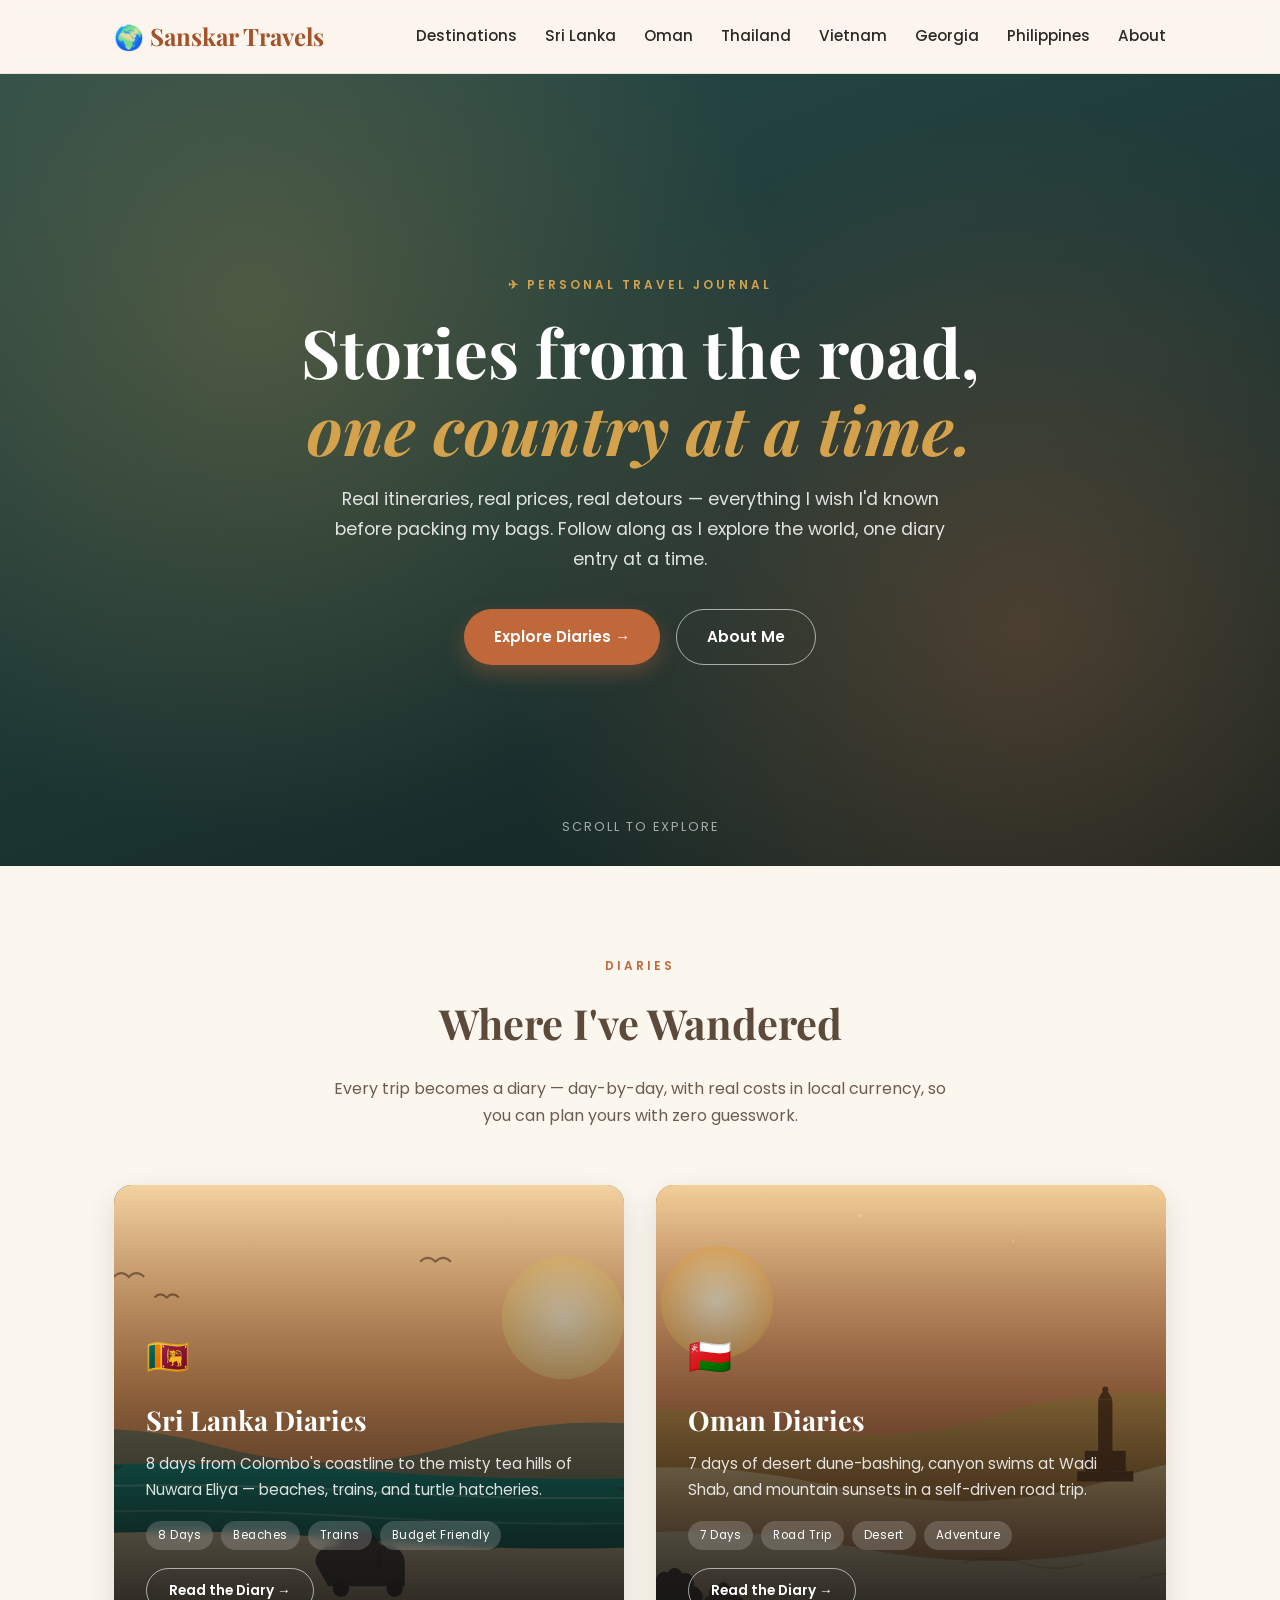
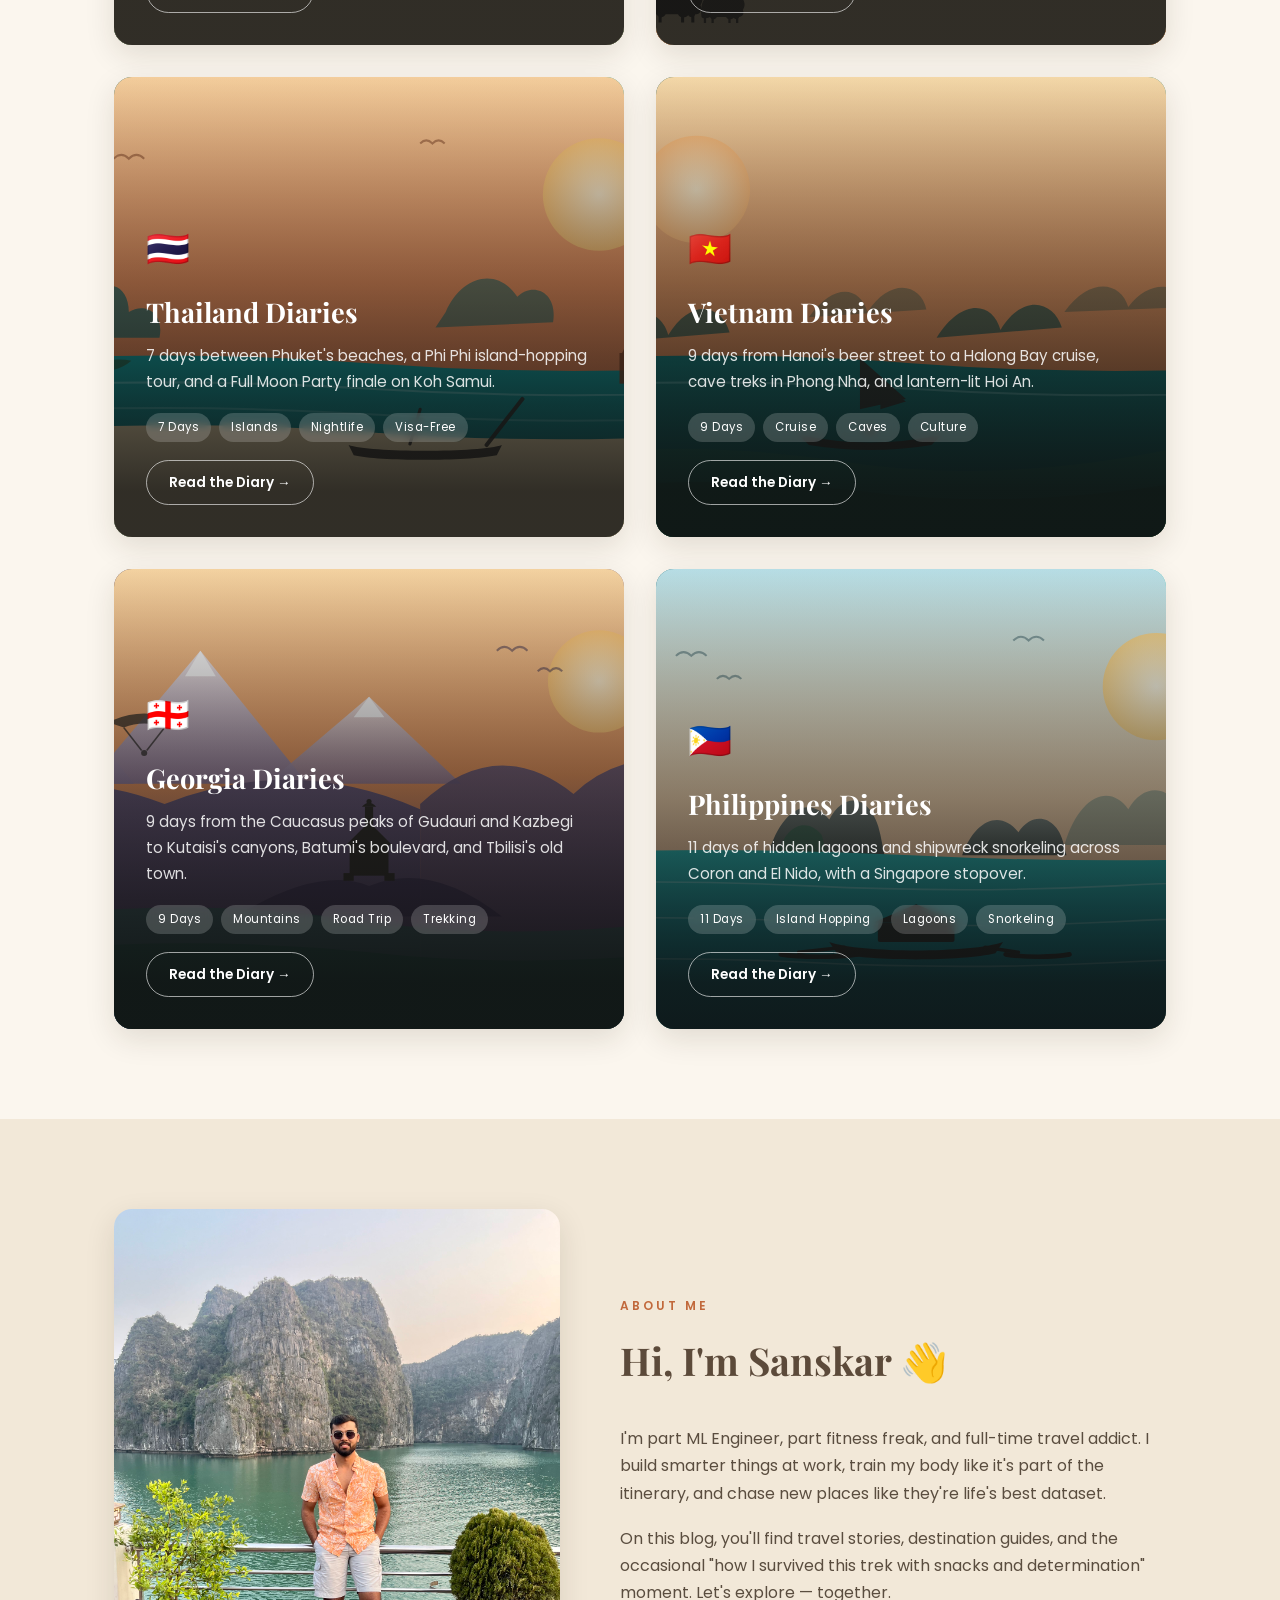
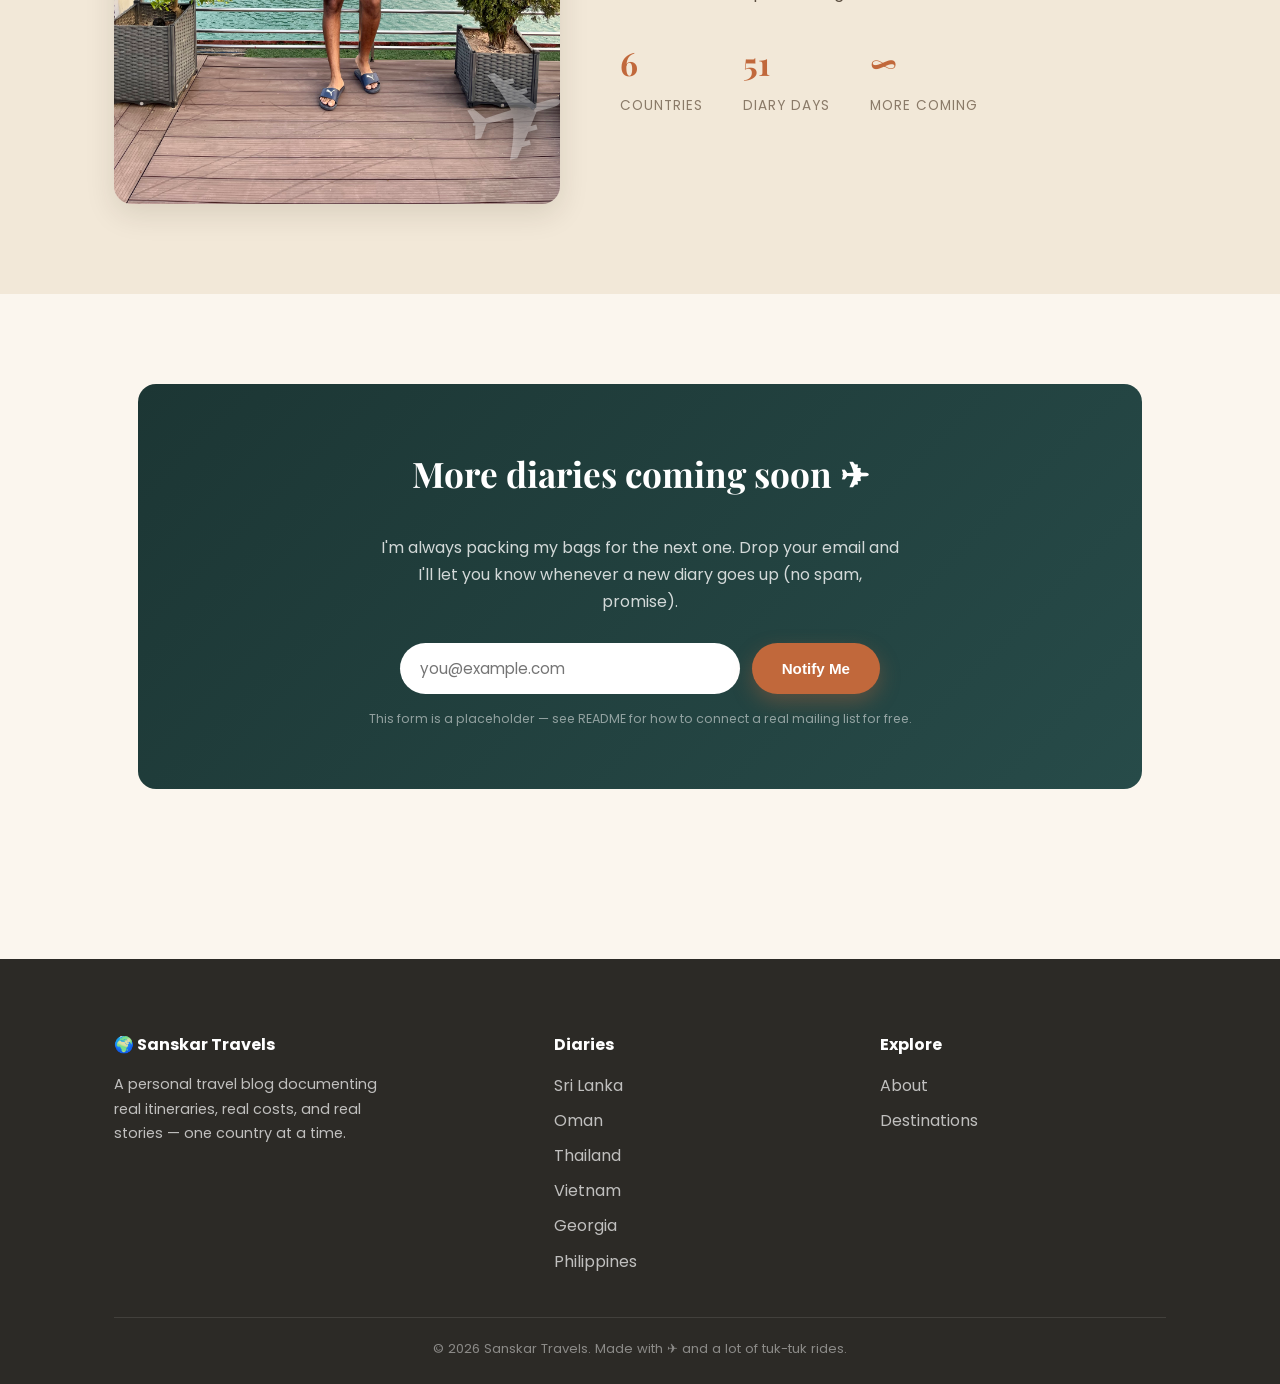
<file: index.html>
<!DOCTYPE html>
<html lang="en">
<head>
<meta charset="UTF-8">
<meta name="viewport" content="width=device-width, initial-scale=1.0">
<title>Sanskar Travels — A Personal Travel Blog</title>
<meta name="description" content="Personal travel diaries, itineraries and tips from trips across Sri Lanka, Oman, Thailand, Vietnam, Georgia, the Philippines and beyond.">
<link rel="icon" href="data:image/svg+xml,<svg xmlns=%22http://www.w3.org/2000/svg%22 viewBox=%220 0 100 100%22><text y=%22.9em%22 font-size=%2280%22>🌍</text></svg>">
<link rel="stylesheet" href="styles.css">
</head>
<body>

<nav class="navbar">
  <div class="wrap">
    <a href="index.html" class="brand">🌍 Sanskar Travels</a>
    <div class="nav-links">
      <a href="index.html#destinations">Destinations</a>
      <a href="sri-lanka.html">Sri Lanka</a>
      <a href="oman.html">Oman</a>
      <a href="thailand.html">Thailand</a>
      <a href="vietnam.html">Vietnam</a>
      <a href="georgia.html">Georgia</a>
      <a href="philippines.html">Philippines</a>
      <a href="index.html#about">About</a>
    </div>
  </div>
</nav>

<header class="hero">
  <div class="hero-content">
    <div class="hero-eyebrow">✈ Personal Travel Journal</div>
    <h1>Stories from the road,<br><em>one country at a time.</em></h1>
    <p>Real itineraries, real prices, real detours — everything I wish I'd known before packing my bags. Follow along as I explore the world, one diary entry at a time.</p>
    <div class="hero-buttons">
      <a href="#destinations" class="btn btn-primary">Explore Diaries →</a>
      <a href="#about" class="btn btn-outline">About Me</a>
    </div>
  </div>
  <div class="scroll-cue">Scroll to explore</div>
</header>

<section class="section" id="destinations">
  <div class="wrap">
    <div class="section-head">
      <div class="section-eyebrow">Diaries</div>
      <h2>Where I've Wandered</h2>
      <p>Every trip becomes a diary — day-by-day, with real costs in local currency, so you can plan yours with zero guesswork.</p>
    </div>

    <div class="dest-grid">
      <a href="sri-lanka.html" class="dest-card">
        <div class="bg sri-bg"></div>
        <div class="overlay"></div>
        <div class="content">
          <div class="dest-flag">🇱🇰</div>
          <h3>Sri Lanka Diaries</h3>
          <p>8 days from Colombo's coastline to the misty tea hills of Nuwara Eliya — beaches, trains, and turtle hatcheries.</p>
          <div class="dest-tags">
            <span class="tag">8 Days</span>
            <span class="tag">Beaches</span>
            <span class="tag">Trains</span>
            <span class="tag">Budget Friendly</span>
          </div>
          <span class="btn btn-outline">Read the Diary →</span>
        </div>
      </a>

      <a href="oman.html" class="dest-card">
        <div class="bg oman-bg"></div>
        <div class="overlay"></div>
        <div class="content">
          <div class="dest-flag">🇴🇲</div>
          <h3>Oman Diaries</h3>
          <p>7 days of desert dune-bashing, canyon swims at Wadi Shab, and mountain sunsets in a self-driven road trip.</p>
          <div class="dest-tags">
            <span class="tag">7 Days</span>
            <span class="tag">Road Trip</span>
            <span class="tag">Desert</span>
            <span class="tag">Adventure</span>
          </div>
          <span class="btn btn-outline">Read the Diary →</span>
        </div>
      </a>

      <a href="thailand.html" class="dest-card">
        <div class="bg thai-bg"></div>
        <div class="overlay"></div>
        <div class="content">
          <div class="dest-flag">🇹🇭</div>
          <h3>Thailand Diaries</h3>
          <p>7 days between Phuket's beaches, a Phi Phi island-hopping tour, and a Full Moon Party finale on Koh Samui.</p>
          <div class="dest-tags">
            <span class="tag">7 Days</span>
            <span class="tag">Islands</span>
            <span class="tag">Nightlife</span>
            <span class="tag">Visa-Free</span>
          </div>
          <span class="btn btn-outline">Read the Diary →</span>
        </div>
      </a>

      <a href="vietnam.html" class="dest-card">
        <div class="bg vietnam-bg"></div>
        <div class="overlay"></div>
        <div class="content">
          <div class="dest-flag">🇻🇳</div>
          <h3>Vietnam Diaries</h3>
          <p>9 days from Hanoi's beer street to a Halong Bay cruise, cave treks in Phong Nha, and lantern-lit Hoi An.</p>
          <div class="dest-tags">
            <span class="tag">9 Days</span>
            <span class="tag">Cruise</span>
            <span class="tag">Caves</span>
            <span class="tag">Culture</span>
          </div>
          <span class="btn btn-outline">Read the Diary →</span>
        </div>
      </a>

      <a href="georgia.html" class="dest-card">
        <div class="bg georgia-bg"></div>
        <div class="overlay"></div>
        <div class="content">
          <div class="dest-flag">🇬🇪</div>
          <h3>Georgia Diaries</h3>
          <p>9 days from the Caucasus peaks of Gudauri and Kazbegi to Kutaisi's canyons, Batumi's boulevard, and Tbilisi's old town.</p>
          <div class="dest-tags">
            <span class="tag">9 Days</span>
            <span class="tag">Mountains</span>
            <span class="tag">Road Trip</span>
            <span class="tag">Trekking</span>
          </div>
          <span class="btn btn-outline">Read the Diary →</span>
        </div>
      </a>

      <a href="philippines.html" class="dest-card">
        <div class="bg ph-bg"></div>
        <div class="overlay"></div>
        <div class="content">
          <div class="dest-flag">🇵🇭</div>
          <h3>Philippines Diaries</h3>
          <p>11 days of hidden lagoons and shipwreck snorkeling across Coron and El Nido, with a Singapore stopover.</p>
          <div class="dest-tags">
            <span class="tag">11 Days</span>
            <span class="tag">Island Hopping</span>
            <span class="tag">Lagoons</span>
            <span class="tag">Snorkeling</span>
          </div>
          <span class="btn btn-outline">Read the Diary →</span>
        </div>
      </a>
    </div>
  </div>
</section>

<section class="section section-alt" id="about">
  <div class="wrap about-grid">
    <div class="about-photo"></div>
    <div class="about-text">
      <div class="section-eyebrow">About Me</div>
      <h2>Hi, I'm Sanskar 👋</h2>
      <p>I'm part ML Engineer, part fitness freak, and full-time travel addict. I build smarter things at work, train my body like it's part of the itinerary, and chase new places like they're life's best dataset.</p>
      <p>On this blog, you'll find travel stories, destination guides, and the occasional "how I survived this trek with snacks and determination" moment. Let's explore — together.</p>
      <div class="stat-row">
        <div class="stat"><h3>6</h3><span>Countries</span></div>
        <div class="stat"><h3>51</h3><span>Diary Days</span></div>
        <div class="stat"><h3>∞</h3><span>More Coming</span></div>
      </div>
    </div>
  </div>
</section>

<section class="section">
  <div class="wrap">
    <div class="cta">
      <h2>More diaries coming soon ✈</h2>
      <p>I'm always packing my bags for the next one. Drop your email and I'll let you know whenever a new diary goes up (no spam, promise).</p>
      <form class="cta-form" onsubmit="event.preventDefault(); alert('Thanks for subscribing! (Connect this form to a service like Mailchimp or Formspree to actually collect emails.)');">
        <input type="email" placeholder="you@example.com" required>
        <button type="submit" class="btn btn-primary">Notify Me</button>
      </form>
      <small>This form is a placeholder — see README for how to connect a real mailing list for free.</small>
    </div>
  </div>
</section>

<footer>
  <div class="wrap">
    <div class="footer-grid">
      <div>
        <h4>🌍 Sanskar Travels</h4>
        <p style="max-width:280px; font-size:0.9rem;">A personal travel blog documenting real itineraries, real costs, and real stories — one country at a time.</p>
      </div>
      <div>
        <h4>Diaries</h4>
        <ul>
          <li><a href="sri-lanka.html">Sri Lanka</a></li>
          <li><a href="oman.html">Oman</a></li>
          <li><a href="thailand.html">Thailand</a></li>
          <li><a href="vietnam.html">Vietnam</a></li>
          <li><a href="georgia.html">Georgia</a></li>
          <li><a href="philippines.html">Philippines</a></li>
        </ul>
      </div>
      <div>
        <h4>Explore</h4>
        <ul>
          <li><a href="index.html#about">About</a></li>
          <li><a href="index.html#destinations">Destinations</a></li>
        </ul>
      </div>
    </div>
    <div class="footer-bottom">© 2026 Sanskar Travels. Made with ✈ and a lot of tuk-tuk rides.</div>
  </div>
</footer>

</body>
</html>
</file>
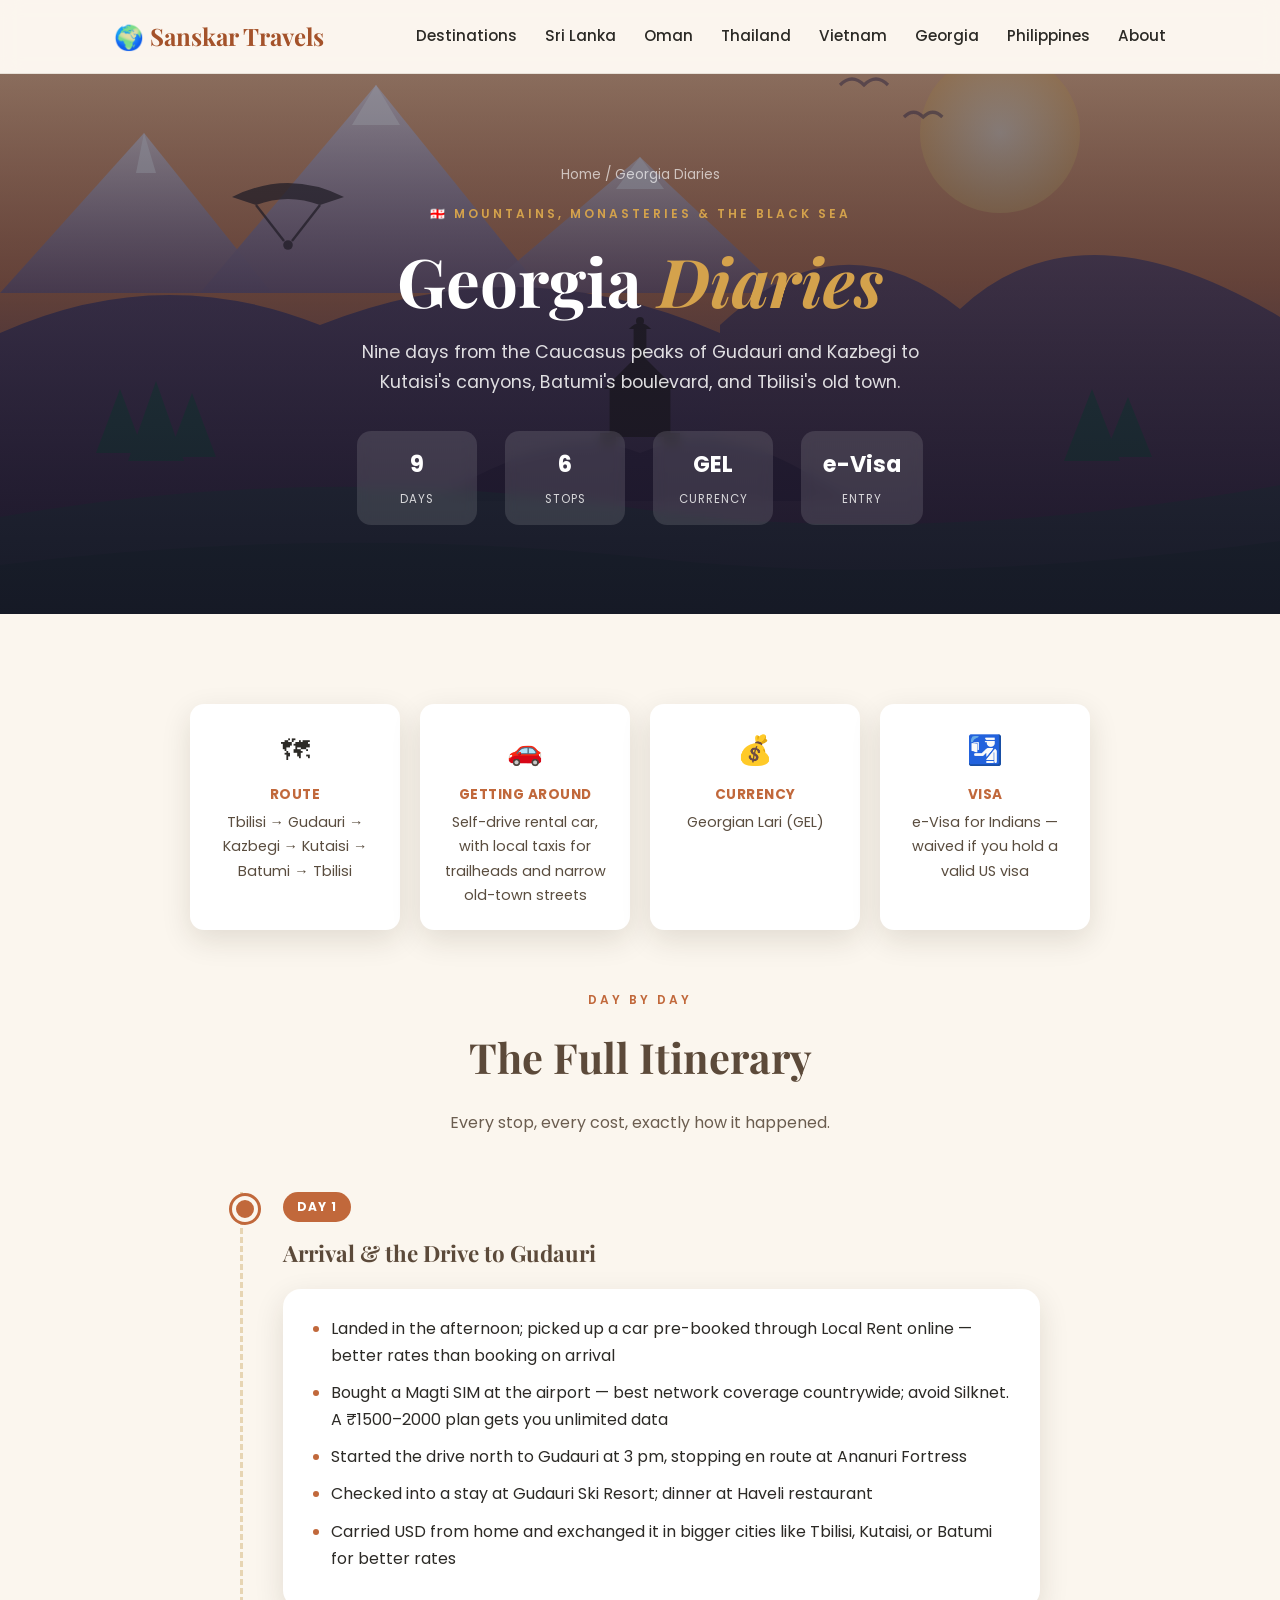
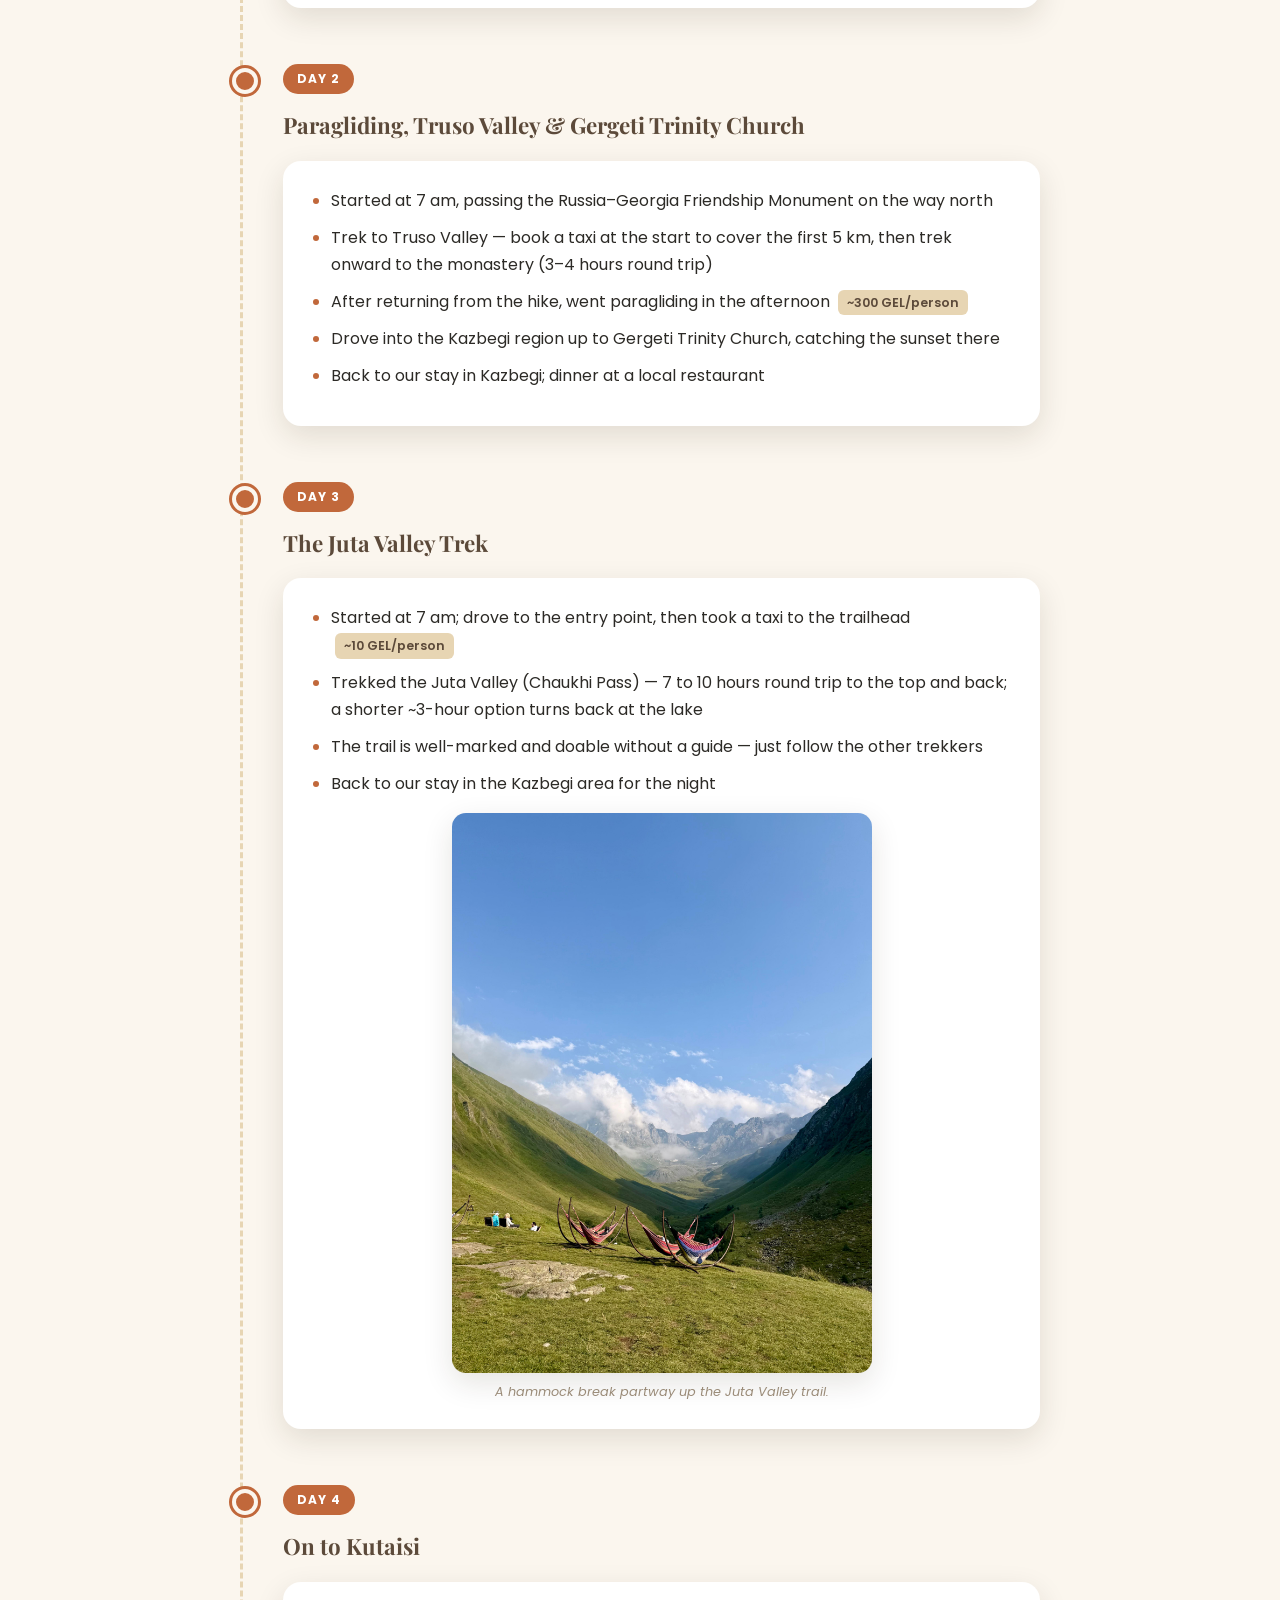
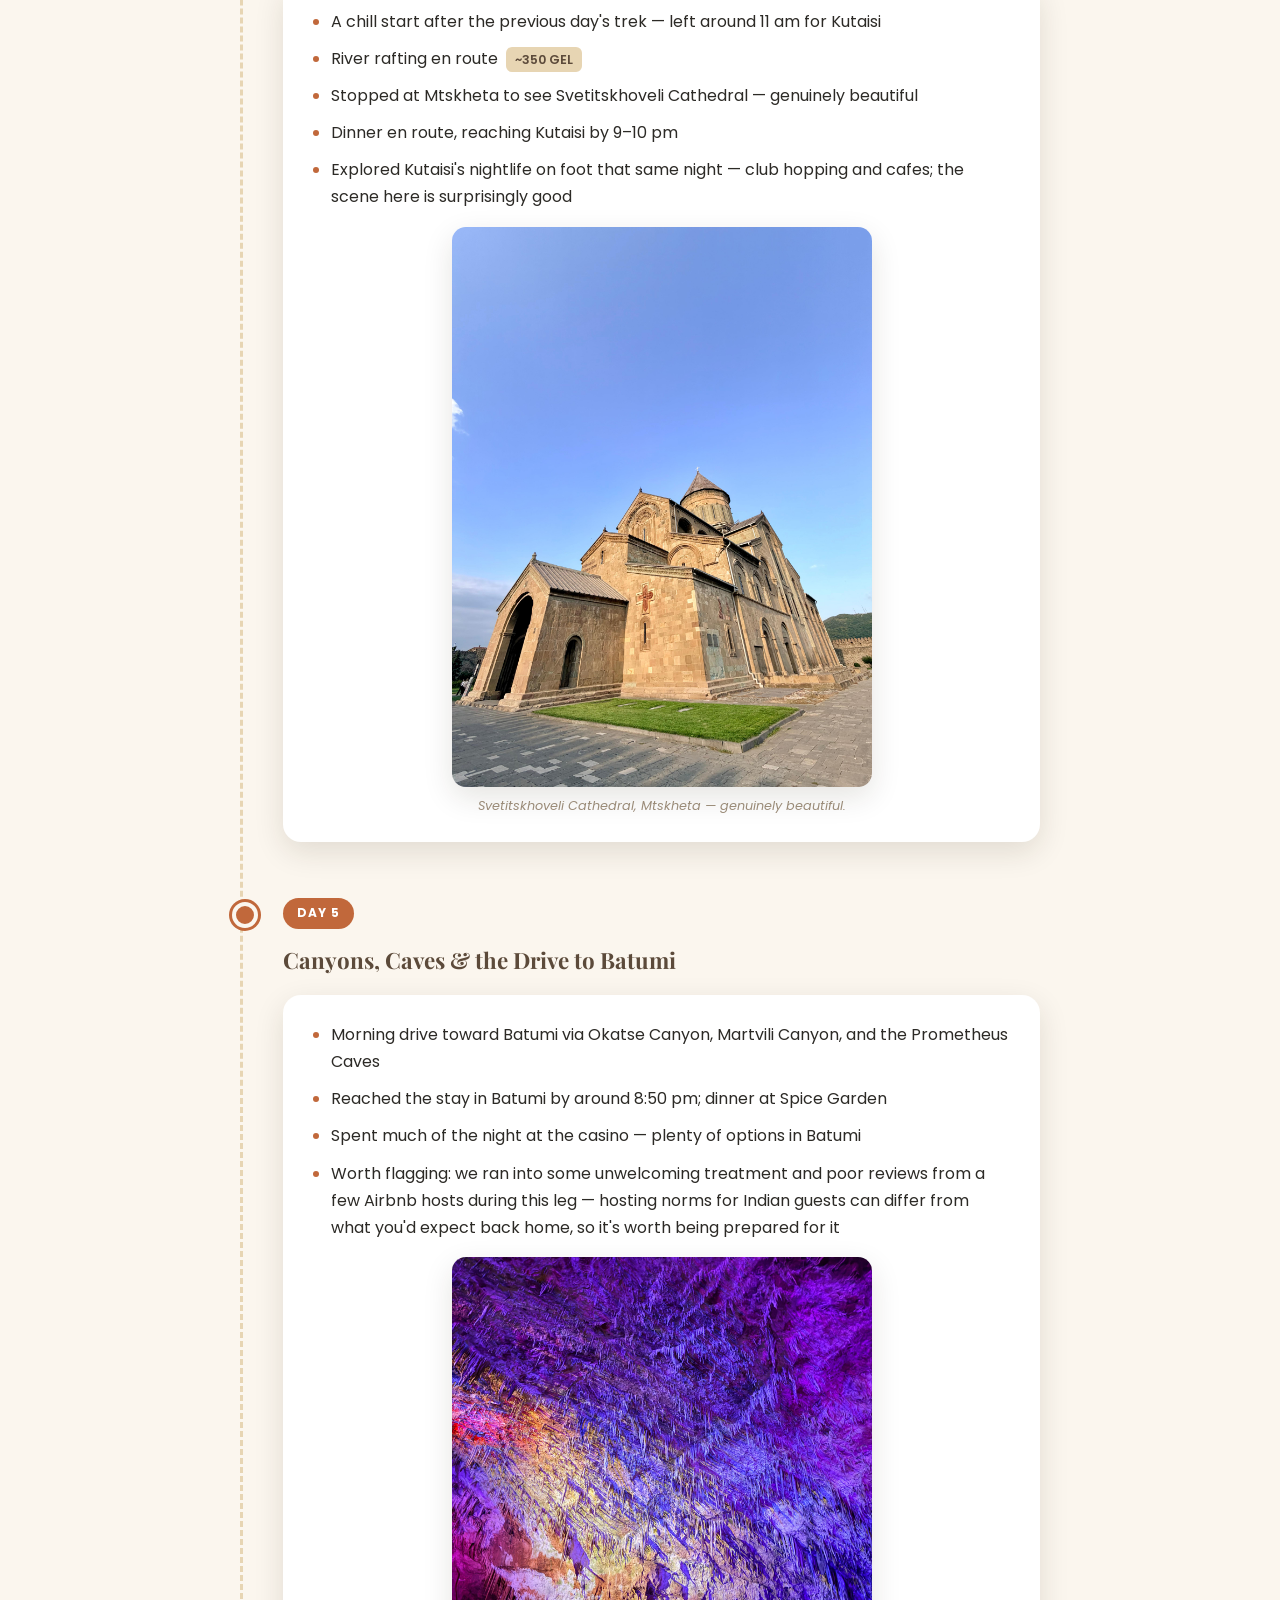
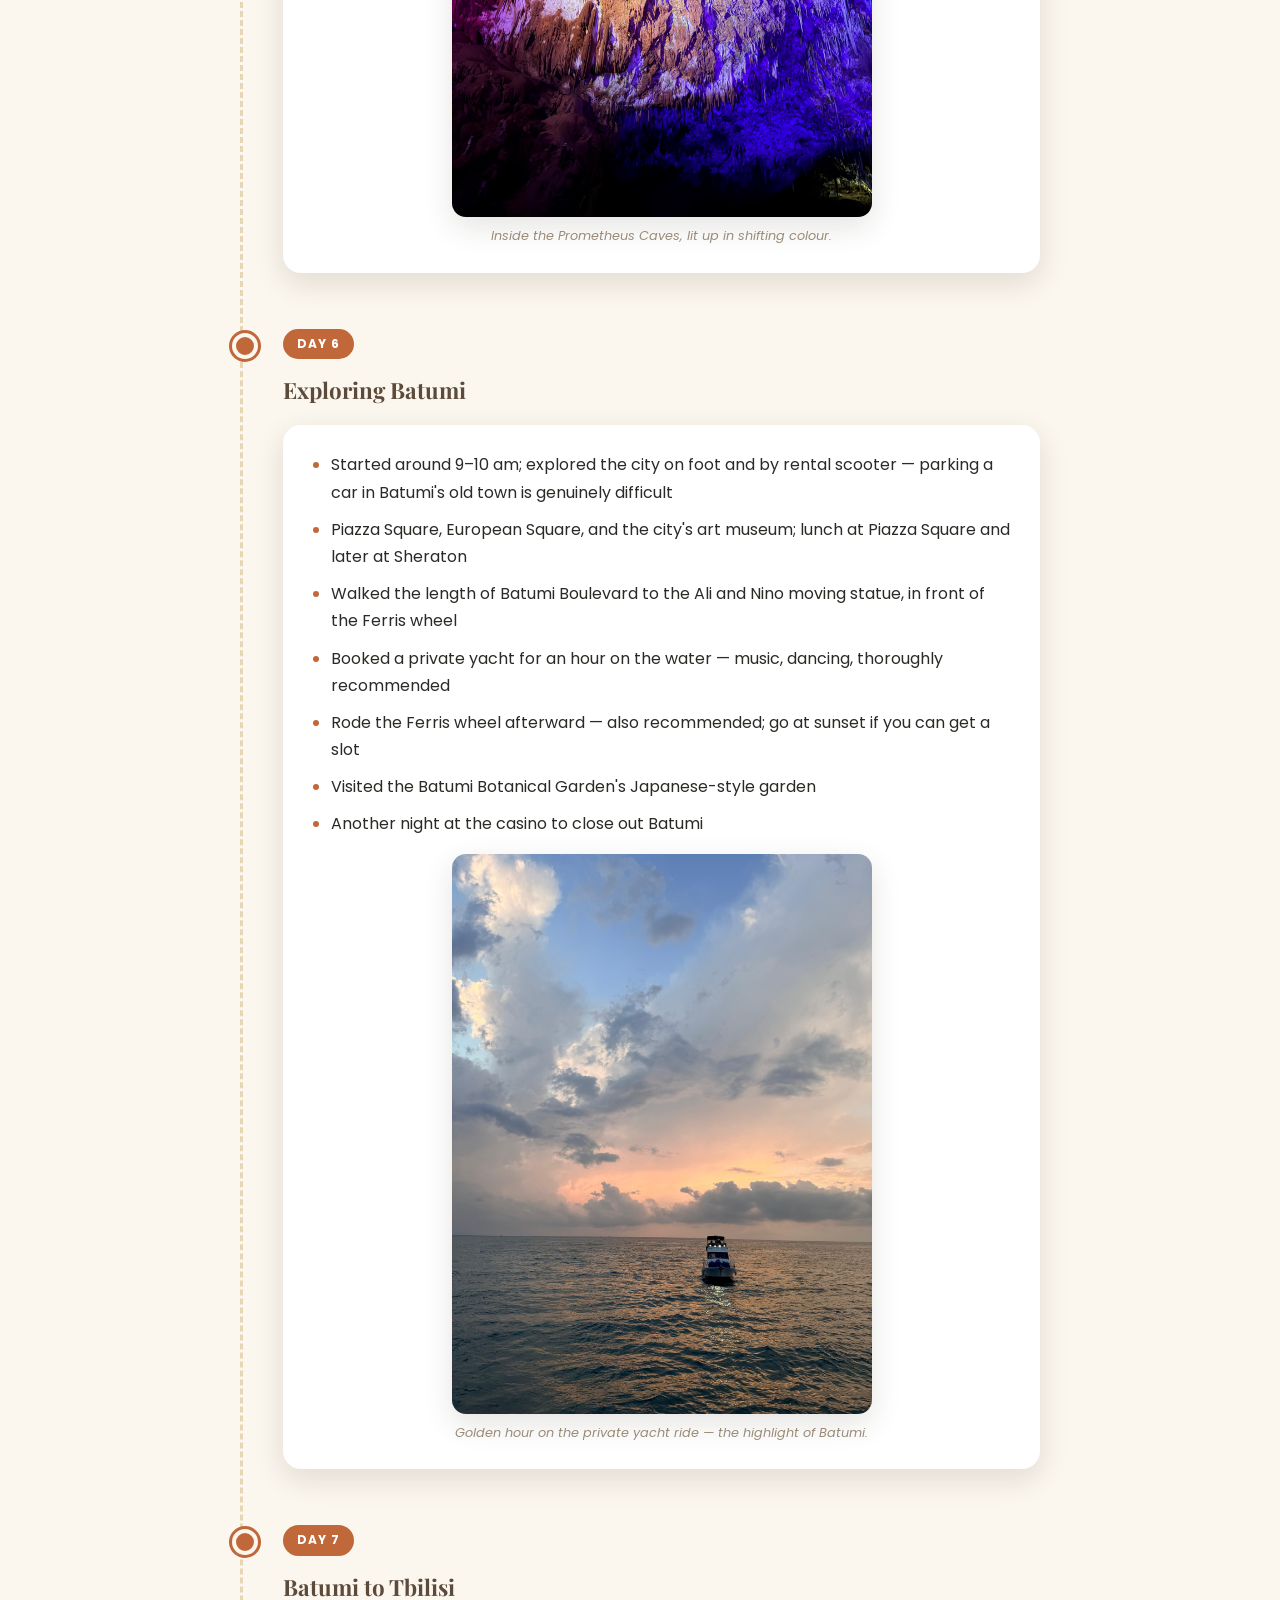
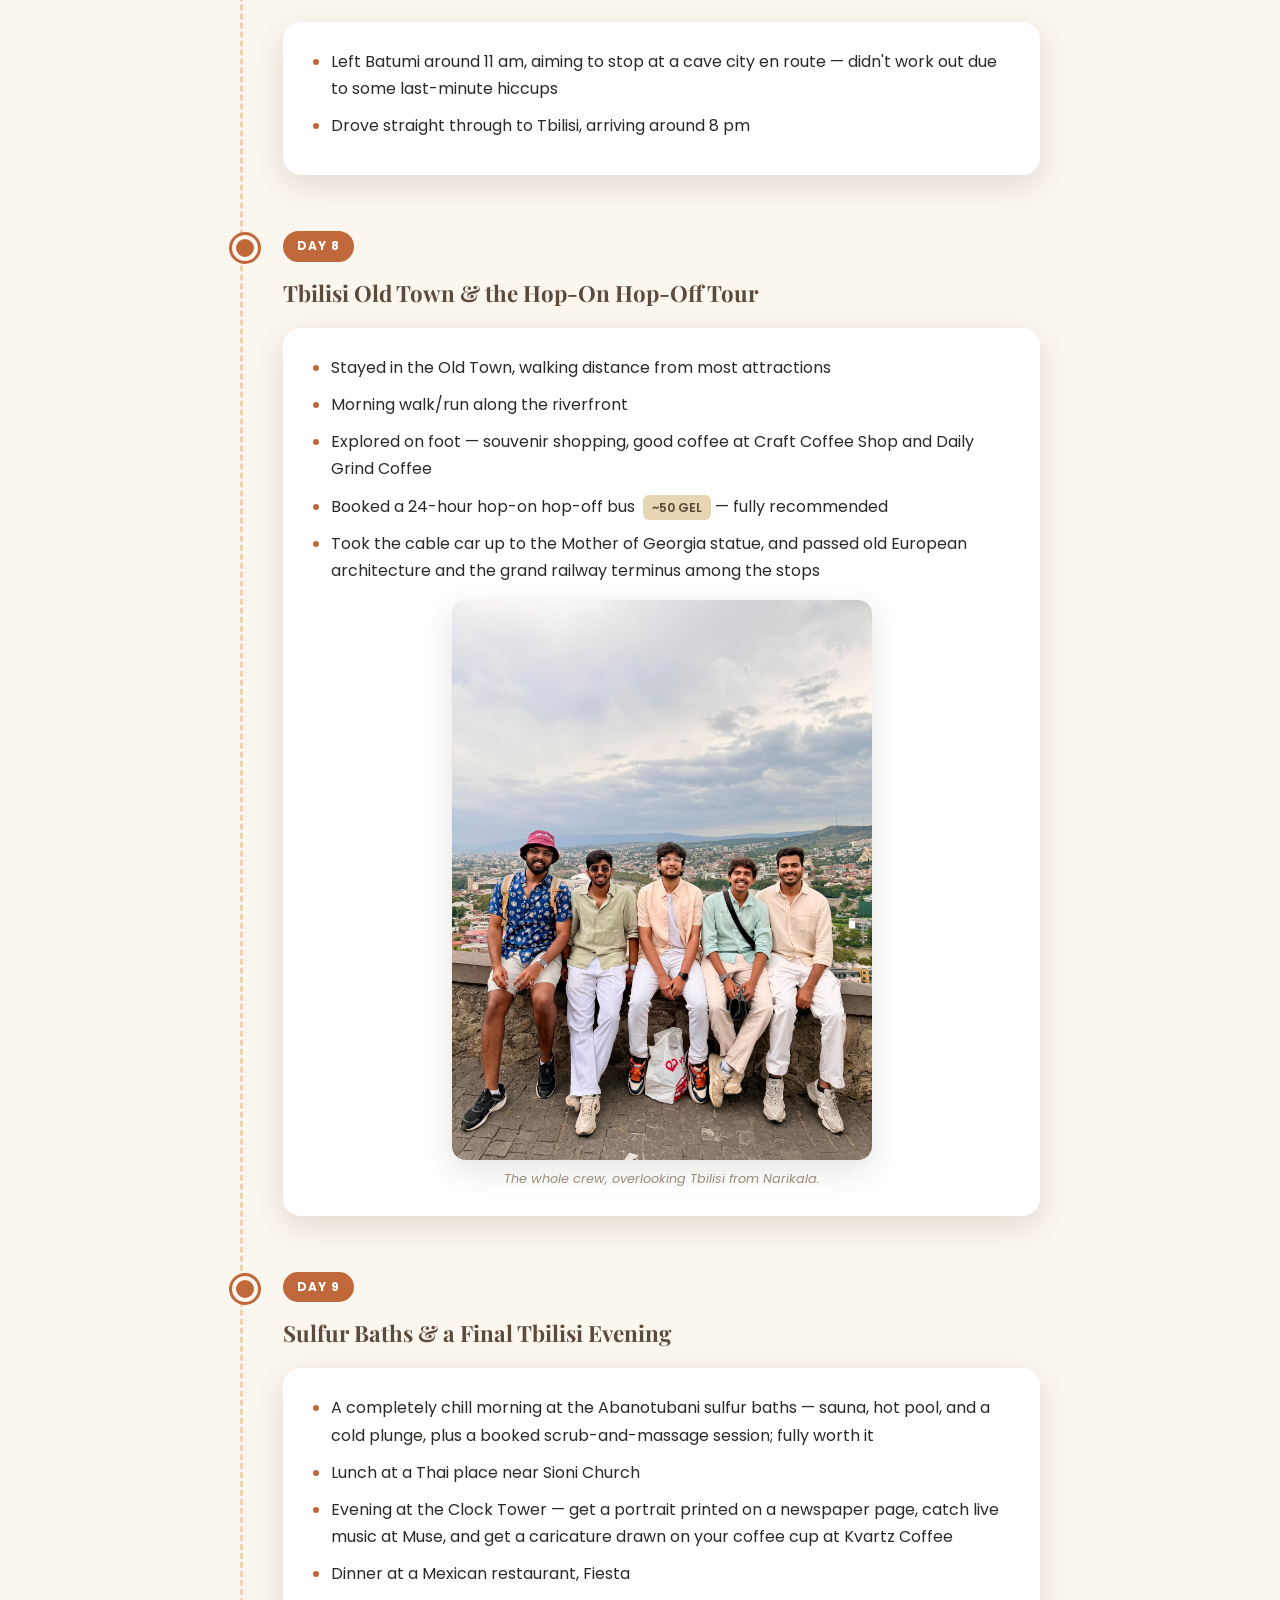
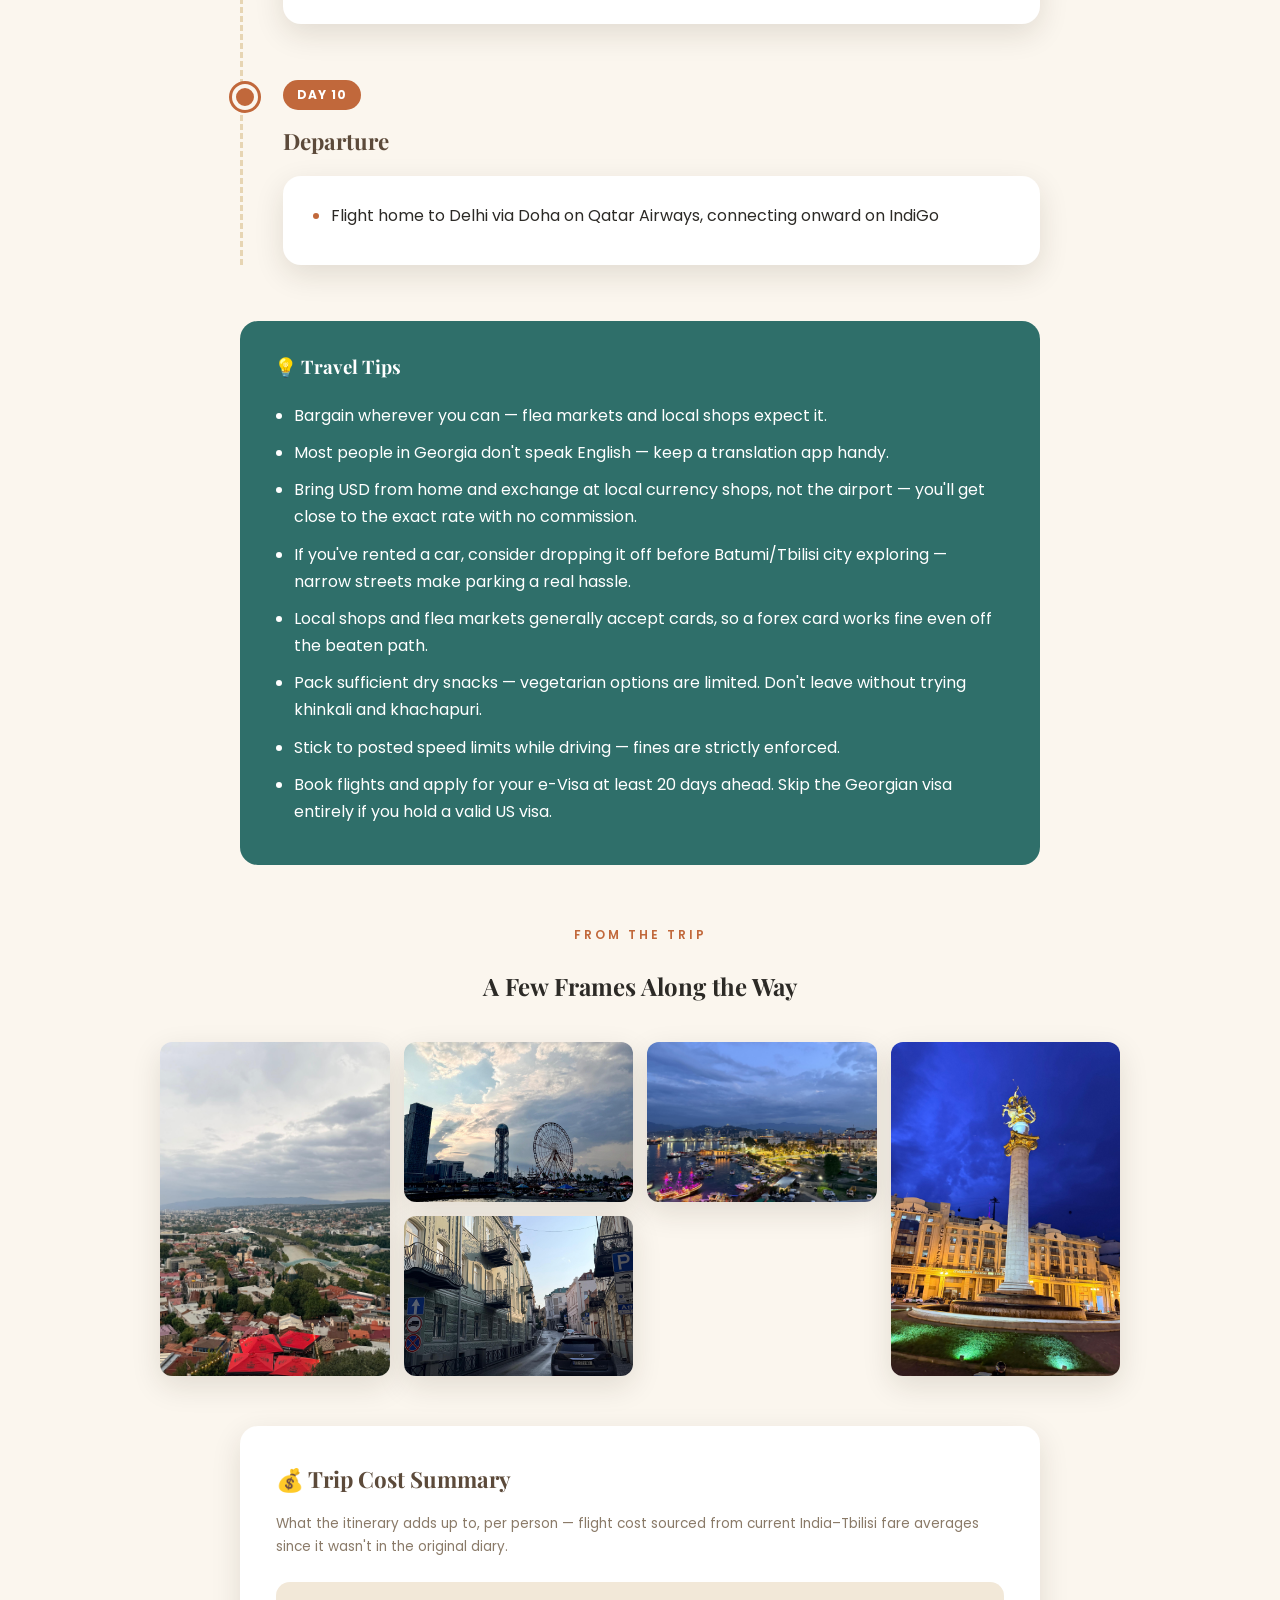
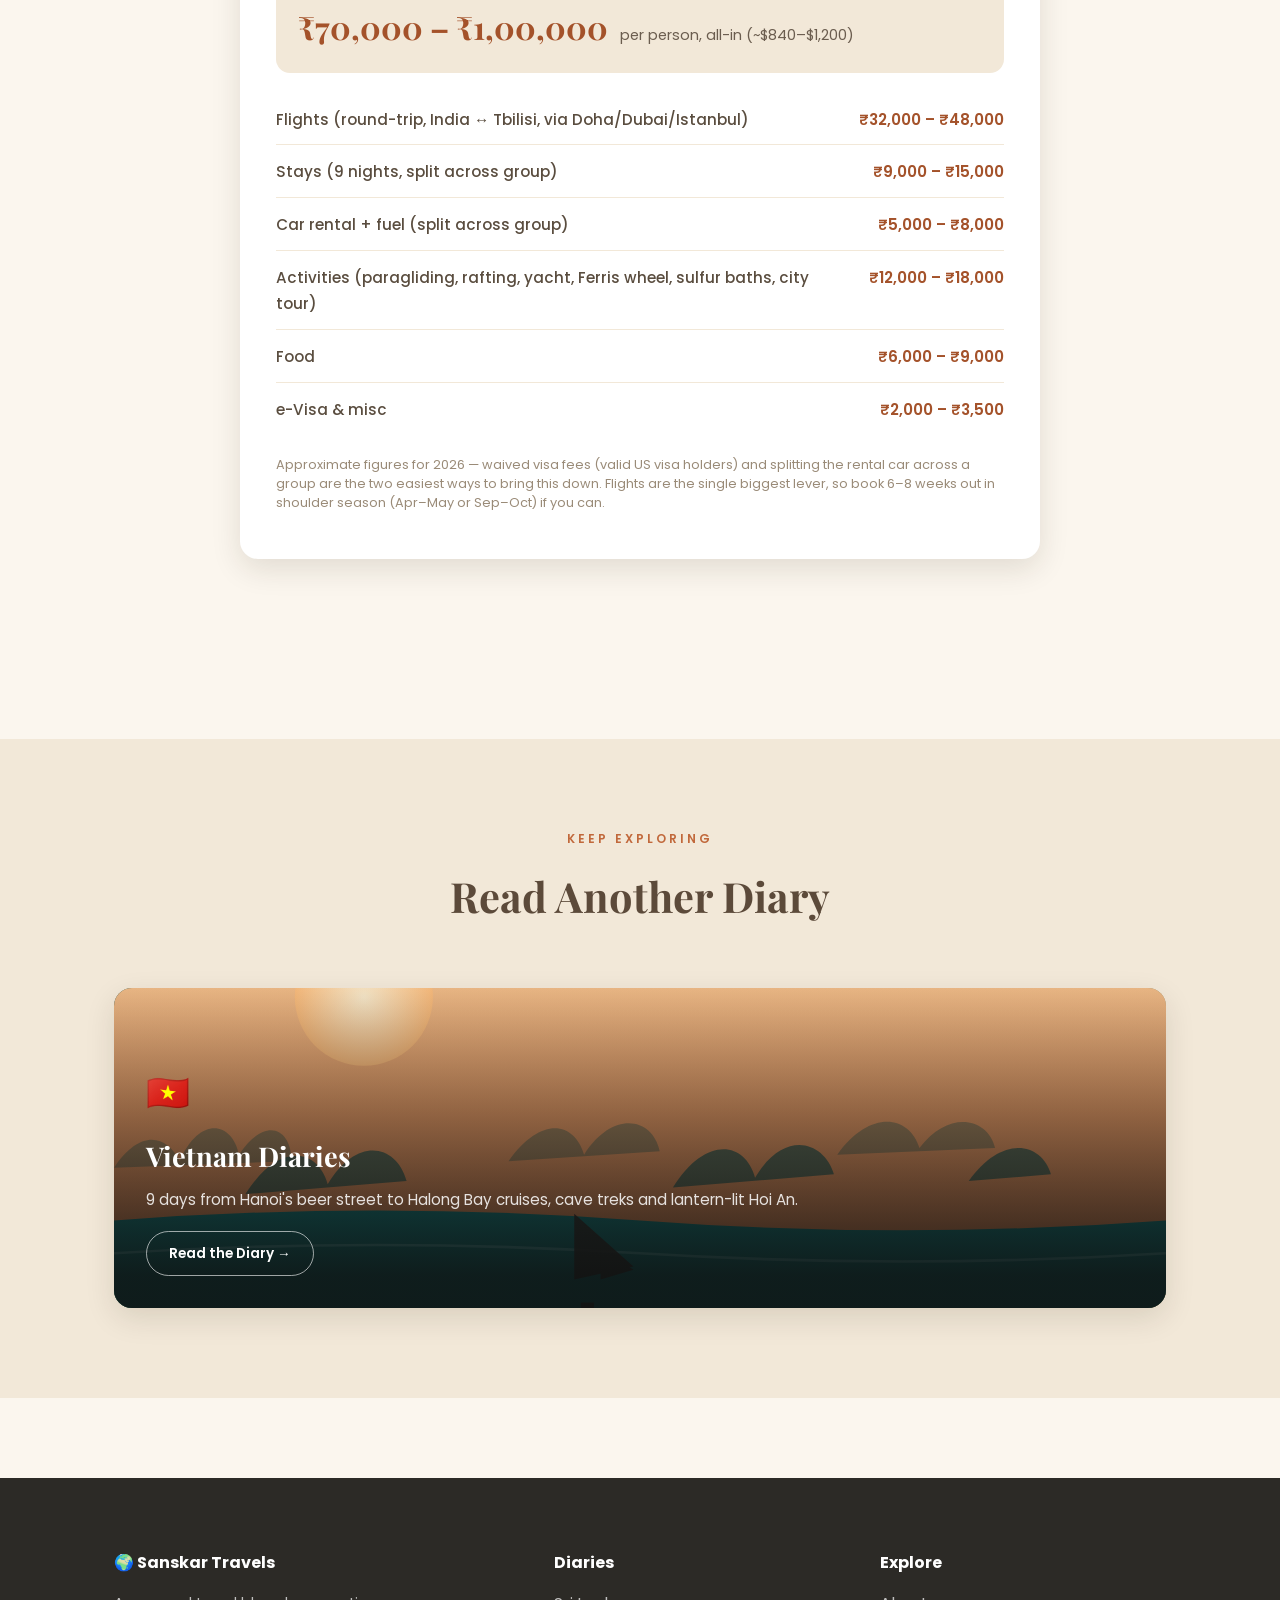
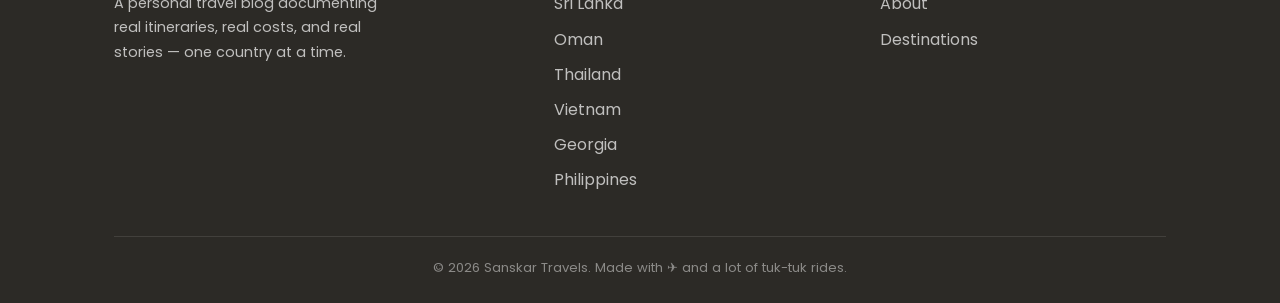
<file: georgia.html>
<!DOCTYPE html>
<html lang="en">
<head>
<meta charset="UTF-8">
<meta name="viewport" content="width=device-width, initial-scale=1.0">
<title>Georgia Diaries — Sanskar Travels</title>
<meta name="description" content="A 9-day Georgia itinerary: Gudauri, Kazbegi, Juta Valley, Kutaisi, Batumi and Tbilisi — with real day-by-day costs.">
<link rel="icon" href="data:image/svg+xml,<svg xmlns=%22http://www.w3.org/2000/svg%22 viewBox=%220 0 100 100%22><text y=%22.9em%22 font-size=%2280%22>🌍</text></svg>">
<link rel="stylesheet" href="styles.css">
</head>
<body>

<nav class="navbar">
  <div class="wrap">
    <a href="index.html" class="brand">🌍 Sanskar Travels</a>
    <div class="nav-links">
      <a href="index.html#destinations">Destinations</a>
      <a href="sri-lanka.html">Sri Lanka</a>
      <a href="oman.html">Oman</a>
      <a href="thailand.html">Thailand</a>
      <a href="vietnam.html">Vietnam</a>
      <a href="georgia.html">Georgia</a>
      <a href="philippines.html">Philippines</a>
      <a href="index.html#about">About</a>
    </div>
  </div>
</nav>

<header class="hero diary-hero georgia">
  <div class="hero-content">
    <div class="breadcrumb"><a href="index.html">Home</a> / Georgia Diaries</div>
    <div class="hero-eyebrow">🇬🇪 Mountains, Monasteries & the Black Sea</div>
    <h1>Georgia <em>Diaries</em></h1>
    <p>Nine days from the Caucasus peaks of Gudauri and Kazbegi to Kutaisi's canyons, Batumi's boulevard, and Tbilisi's old town.</p>
    <div class="quick-facts">
      <div class="quick-fact"><span class="num">9</span><span class="label">Days</span></div>
      <div class="quick-fact"><span class="num">6</span><span class="label">Stops</span></div>
      <div class="quick-fact"><span class="num">GEL</span><span class="label">Currency</span></div>
      <div class="quick-fact"><span class="num">e-Visa</span><span class="label">Entry</span></div>
    </div>
  </div>
</header>

<section class="section">
  <div class="wrap">
    <div class="info-grid">
      <div class="info-card"><div class="icon">🗺</div><h4>Route</h4><p>Tbilisi → Gudauri → Kazbegi → Kutaisi → Batumi → Tbilisi</p></div>
      <div class="info-card"><div class="icon">🚗</div><h4>Getting Around</h4><p>Self-drive rental car, with local taxis for trailheads and narrow old-town streets</p></div>
      <div class="info-card"><div class="icon">💰</div><h4>Currency</h4><p>Georgian Lari (GEL)</p></div>
      <div class="info-card"><div class="icon">🛂</div><h4>Visa</h4><p>e-Visa for Indians — waived if you hold a valid US visa</p></div>
    </div>

    <div class="section-head">
      <div class="section-eyebrow">Day by Day</div>
      <h2>The Full Itinerary</h2>
      <p>Every stop, every cost, exactly how it happened.</p>
    </div>

    <div class="timeline">

      <div class="day-block">
        <span class="day-badge">Day 1</span>
        <h3>Arrival & the Drive to Gudauri</h3>
        <div class="day-card">
          <ul>
            <li>Landed in the afternoon; picked up a car pre-booked through Local Rent online — better rates than booking on arrival</li>
            <li>Bought a Magti SIM at the airport — best network coverage countrywide; avoid Silknet. A ₹1500–2000 plan gets you unlimited data</li>
            <li>Started the drive north to Gudauri at 3 pm, stopping en route at Ananuri Fortress</li>
            <li>Checked into a stay at Gudauri Ski Resort; dinner at Haveli restaurant</li>
            <li>Carried USD from home and exchanged it in bigger cities like Tbilisi, Kutaisi, or Batumi for better rates</li>
          </ul>
        </div>
      </div>

      <div class="day-block">
        <span class="day-badge">Day 2</span>
        <h3>Paragliding, Truso Valley & Gergeti Trinity Church</h3>
        <div class="day-card">
          <ul>
            <li>Started at 7 am, passing the Russia–Georgia Friendship Monument on the way north</li>
            <li>Trek to Truso Valley — book a taxi at the start to cover the first 5 km, then trek onward to the monastery (3–4 hours round trip)</li>
            <li>After returning from the hike, went paragliding in the afternoon <span class="cost-chip">~300 GEL/person</span></li>
            <li>Drove into the Kazbegi region up to Gergeti Trinity Church, catching the sunset there</li>
            <li>Back to our stay in Kazbegi; dinner at a local restaurant</li>
          </ul>
        </div>
      </div>

      <div class="day-block">
        <span class="day-badge">Day 3</span>
        <h3>The Juta Valley Trek</h3>
        <div class="day-card">
          <ul>
            <li>Started at 7 am; drove to the entry point, then took a taxi to the trailhead <span class="cost-chip">~10 GEL/person</span></li>
            <li>Trekked the Juta Valley (Chaukhi Pass) — 7 to 10 hours round trip to the top and back; a shorter ~3-hour option turns back at the lake</li>
            <li>The trail is well-marked and doable without a guide — just follow the other trekkers</li>
            <li>Back to our stay in the Kazbegi area for the night</li>
          </ul>
          <img class="day-photo" src="images/georgia-photos/georgia-02.jpeg" alt="Hammocks overlooking the green Juta Valley with snow-capped peaks beyond" loading="lazy">
          <p class="day-photo-caption">A hammock break partway up the Juta Valley trail.</p>
        </div>
      </div>

      <div class="day-block">
        <span class="day-badge">Day 4</span>
        <h3>On to Kutaisi</h3>
        <div class="day-card">
          <ul>
            <li>A chill start after the previous day's trek — left around 11 am for Kutaisi</li>
            <li>River rafting en route <span class="cost-chip">~350 GEL</span></li>
            <li>Stopped at Mtskheta to see Svetitskhoveli Cathedral — genuinely beautiful</li>
            <li>Dinner en route, reaching Kutaisi by 9–10 pm</li>
            <li>Explored Kutaisi's nightlife on foot that same night — club hopping and cafes; the scene here is surprisingly good</li>
          </ul>
          <img class="day-photo" src="images/georgia-photos/georgia-01.jpeg" alt="Svetitskhoveli Cathedral in Mtskheta at golden hour" loading="lazy">
          <p class="day-photo-caption">Svetitskhoveli Cathedral, Mtskheta — genuinely beautiful.</p>
        </div>
      </div>

      <div class="day-block">
        <span class="day-badge">Day 5</span>
        <h3>Canyons, Caves & the Drive to Batumi</h3>
        <div class="day-card">
          <ul>
            <li>Morning drive toward Batumi via Okatse Canyon, Martvili Canyon, and the Prometheus Caves</li>
            <li>Reached the stay in Batumi by around 8:50 pm; dinner at Spice Garden</li>
            <li>Spent much of the night at the casino — plenty of options in Batumi</li>
            <li>Worth flagging: we ran into some unwelcoming treatment and poor reviews from a few Airbnb hosts during this leg — hosting norms for Indian guests can differ from what you'd expect back home, so it's worth being prepared for it</li>
          </ul>
          <img class="day-photo" src="images/georgia-photos/georgia-06.jpeg" alt="Illuminated stalactites inside the Prometheus Caves" loading="lazy">
          <p class="day-photo-caption">Inside the Prometheus Caves, lit up in shifting colour.</p>
        </div>
      </div>

      <div class="day-block">
        <span class="day-badge">Day 6</span>
        <h3>Exploring Batumi</h3>
        <div class="day-card">
          <ul>
            <li>Started around 9–10 am; explored the city on foot and by rental scooter — parking a car in Batumi's old town is genuinely difficult</li>
            <li>Piazza Square, European Square, and the city's art museum; lunch at Piazza Square and later at Sheraton</li>
            <li>Walked the length of Batumi Boulevard to the Ali and Nino moving statue, in front of the Ferris wheel</li>
            <li>Booked a private yacht for an hour on the water — music, dancing, thoroughly recommended</li>
            <li>Rode the Ferris wheel afterward — also recommended; go at sunset if you can get a slot</li>
            <li>Visited the Batumi Botanical Garden's Japanese-style garden</li>
            <li>Another night at the casino to close out Batumi</li>
          </ul>
          <img class="day-photo" src="images/georgia-photos/georgia-04.jpeg" alt="A yacht silhouetted against the sunset on the Black Sea" loading="lazy">
          <p class="day-photo-caption">Golden hour on the private yacht ride — the highlight of Batumi.</p>
        </div>
      </div>

      <div class="day-block">
        <span class="day-badge">Day 7</span>
        <h3>Batumi to Tbilisi</h3>
        <div class="day-card">
          <ul>
            <li>Left Batumi around 11 am, aiming to stop at a cave city en route — didn't work out due to some last-minute hiccups</li>
            <li>Drove straight through to Tbilisi, arriving around 8 pm</li>
          </ul>
        </div>
      </div>

      <div class="day-block">
        <span class="day-badge">Day 8</span>
        <h3>Tbilisi Old Town & the Hop-On Hop-Off Tour</h3>
        <div class="day-card">
          <ul>
            <li>Stayed in the Old Town, walking distance from most attractions</li>
            <li>Morning walk/run along the riverfront</li>
            <li>Explored on foot — souvenir shopping, good coffee at Craft Coffee Shop and Daily Grind Coffee</li>
            <li>Booked a 24-hour hop-on hop-off bus <span class="cost-chip">~50 GEL</span> — fully recommended</li>
            <li>Took the cable car up to the Mother of Georgia statue, and passed old European architecture and the grand railway terminus among the stops</li>
          </ul>
          <img class="day-photo" src="images/georgia-photos/georgia-08.jpeg" alt="The group sitting on a wall overlooking Tbilisi's skyline" loading="lazy">
          <p class="day-photo-caption">The whole crew, overlooking Tbilisi from Narikala.</p>
        </div>
      </div>

      <div class="day-block">
        <span class="day-badge">Day 9</span>
        <h3>Sulfur Baths & a Final Tbilisi Evening</h3>
        <div class="day-card">
          <ul>
            <li>A completely chill morning at the Abanotubani sulfur baths — sauna, hot pool, and a cold plunge, plus a booked scrub-and-massage session; fully worth it</li>
            <li>Lunch at a Thai place near Sioni Church</li>
            <li>Evening at the Clock Tower — get a portrait printed on a newspaper page, catch live music at Muse, and get a caricature drawn on your coffee cup at Kvartz Coffee</li>
            <li>Dinner at a Mexican restaurant, Fiesta</li>
          </ul>
        </div>
      </div>

      <div class="day-block">
        <span class="day-badge">Day 10</span>
        <h3>Departure</h3>
        <div class="day-card">
          <ul>
            <li>Flight home to Delhi via Doha on Qatar Airways, connecting onward on IndiGo</li>
          </ul>
        </div>
      </div>

    </div>

    <div class="tips-box">
      <h3>💡 Travel Tips</h3>
      <ul>
        <li>Bargain wherever you can — flea markets and local shops expect it.</li>
        <li>Most people in Georgia don't speak English — keep a translation app handy.</li>
        <li>Bring USD from home and exchange at local currency shops, not the airport — you'll get close to the exact rate with no commission.</li>
        <li>If you've rented a car, consider dropping it off before Batumi/Tbilisi city exploring — narrow streets make parking a real hassle.</li>
        <li>Local shops and flea markets generally accept cards, so a forex card works fine even off the beaten path.</li>
        <li>Pack sufficient dry snacks — vegetarian options are limited. Don't leave without trying khinkali and khachapuri.</li>
        <li>Stick to posted speed limits while driving — fines are strictly enforced.</li>
        <li>Book flights and apply for your e-Visa at least 20 days ahead. Skip the Georgian visa entirely if you hold a valid US visa.</li>
      </ul>
    </div>

    <div class="photo-gallery-head">
      <div class="section-eyebrow">From the Trip</div>
      <h2>A Few Frames Along the Way</h2>
    </div>
    <div class="photo-gallery">
      <img class="tall" src="images/georgia-photos/georgia-07.jpeg" alt="Tbilisi skyline from a hilltop, with the river and Bridge of Peace below" loading="lazy">
      <img src="images/georgia-photos/georgia-03.jpeg" alt="Batumi's Alphabet Tower and Ferris wheel by the harbor" loading="lazy">
      <img src="images/georgia-photos/georgia-05.jpeg" alt="Batumi harbor at dusk with an illuminated pirate ship" loading="lazy">
      <img class="tall" src="images/georgia-photos/georgia-09.jpeg" alt="The golden St. George statue on Freedom Square at night" loading="lazy">
      <img src="images/georgia-photos/georgia-10.jpeg" alt="An old Tbilisi street lined with Art Nouveau balconies" loading="lazy">
    </div>

    <div class="cost-summary">
      <h3>💰 Trip Cost Summary</h3>
      <p class="cost-note">What the itinerary adds up to, per person — flight cost sourced from current India–Tbilisi fare averages since it wasn't in the original diary.</p>
      <div class="cost-total">
        <span class="amount">₹70,000 – ₹1,00,000</span>
        <span class="per">per person, all-in (~$840–$1,200)</span>
      </div>
      <div class="cost-breakdown">
        <div class="cost-row"><span class="label">Flights (round-trip, India ↔ Tbilisi, via Doha/Dubai/Istanbul)</span><span class="value">₹32,000 – ₹48,000</span></div>
        <div class="cost-row"><span class="label">Stays (9 nights, split across group)</span><span class="value">₹9,000 – ₹15,000</span></div>
        <div class="cost-row"><span class="label">Car rental + fuel (split across group)</span><span class="value">₹5,000 – ₹8,000</span></div>
        <div class="cost-row"><span class="label">Activities (paragliding, rafting, yacht, Ferris wheel, sulfur baths, city tour)</span><span class="value">₹12,000 – ₹18,000</span></div>
        <div class="cost-row"><span class="label">Food</span><span class="value">₹6,000 – ₹9,000</span></div>
        <div class="cost-row"><span class="label">e-Visa &amp; misc</span><span class="value">₹2,000 – ₹3,500</span></div>
      </div>
      <p class="disclaimer">Approximate figures for 2026 — waived visa fees (valid US visa holders) and splitting the rental car across a group are the two easiest ways to bring this down. Flights are the single biggest lever, so book 6–8 weeks out in shoulder season (Apr–May or Sep–Oct) if you can.</p>
    </div>

  </div>
</section>

<section class="section section-alt other-diary">
  <div class="wrap">
    <div class="section-head">
      <div class="section-eyebrow">Keep Exploring</div>
      <h2>Read Another Diary</h2>
    </div>
    <a href="vietnam.html" class="dest-card">
      <div class="bg vietnam-bg"></div>
      <div class="overlay"></div>
      <div class="content">
        <div class="dest-flag">🇻🇳</div>
        <h3>Vietnam Diaries</h3>
        <p>9 days from Hanoi's beer street to Halong Bay cruises, cave treks and lantern-lit Hoi An.</p>
        <span class="btn btn-outline">Read the Diary →</span>
      </div>
    </a>
  </div>
</section>

<footer>
  <div class="wrap">
    <div class="footer-grid">
      <div>
        <h4>🌍 Sanskar Travels</h4>
        <p style="max-width:280px; font-size:0.9rem;">A personal travel blog documenting real itineraries, real costs, and real stories — one country at a time.</p>
      </div>
      <div>
        <h4>Diaries</h4>
        <ul>
          <li><a href="sri-lanka.html">Sri Lanka</a></li>
          <li><a href="oman.html">Oman</a></li>
          <li><a href="thailand.html">Thailand</a></li>
          <li><a href="vietnam.html">Vietnam</a></li>
          <li><a href="georgia.html">Georgia</a></li>
          <li><a href="philippines.html">Philippines</a></li>
        </ul>
      </div>
      <div>
        <h4>Explore</h4>
        <ul>
          <li><a href="index.html#about">About</a></li>
          <li><a href="index.html#destinations">Destinations</a></li>
        </ul>
      </div>
    </div>
    <div class="footer-bottom">© 2026 Sanskar Travels. Made with ✈ and a lot of tuk-tuk rides.</div>
  </div>
</footer>

</body>
</html>
</file>
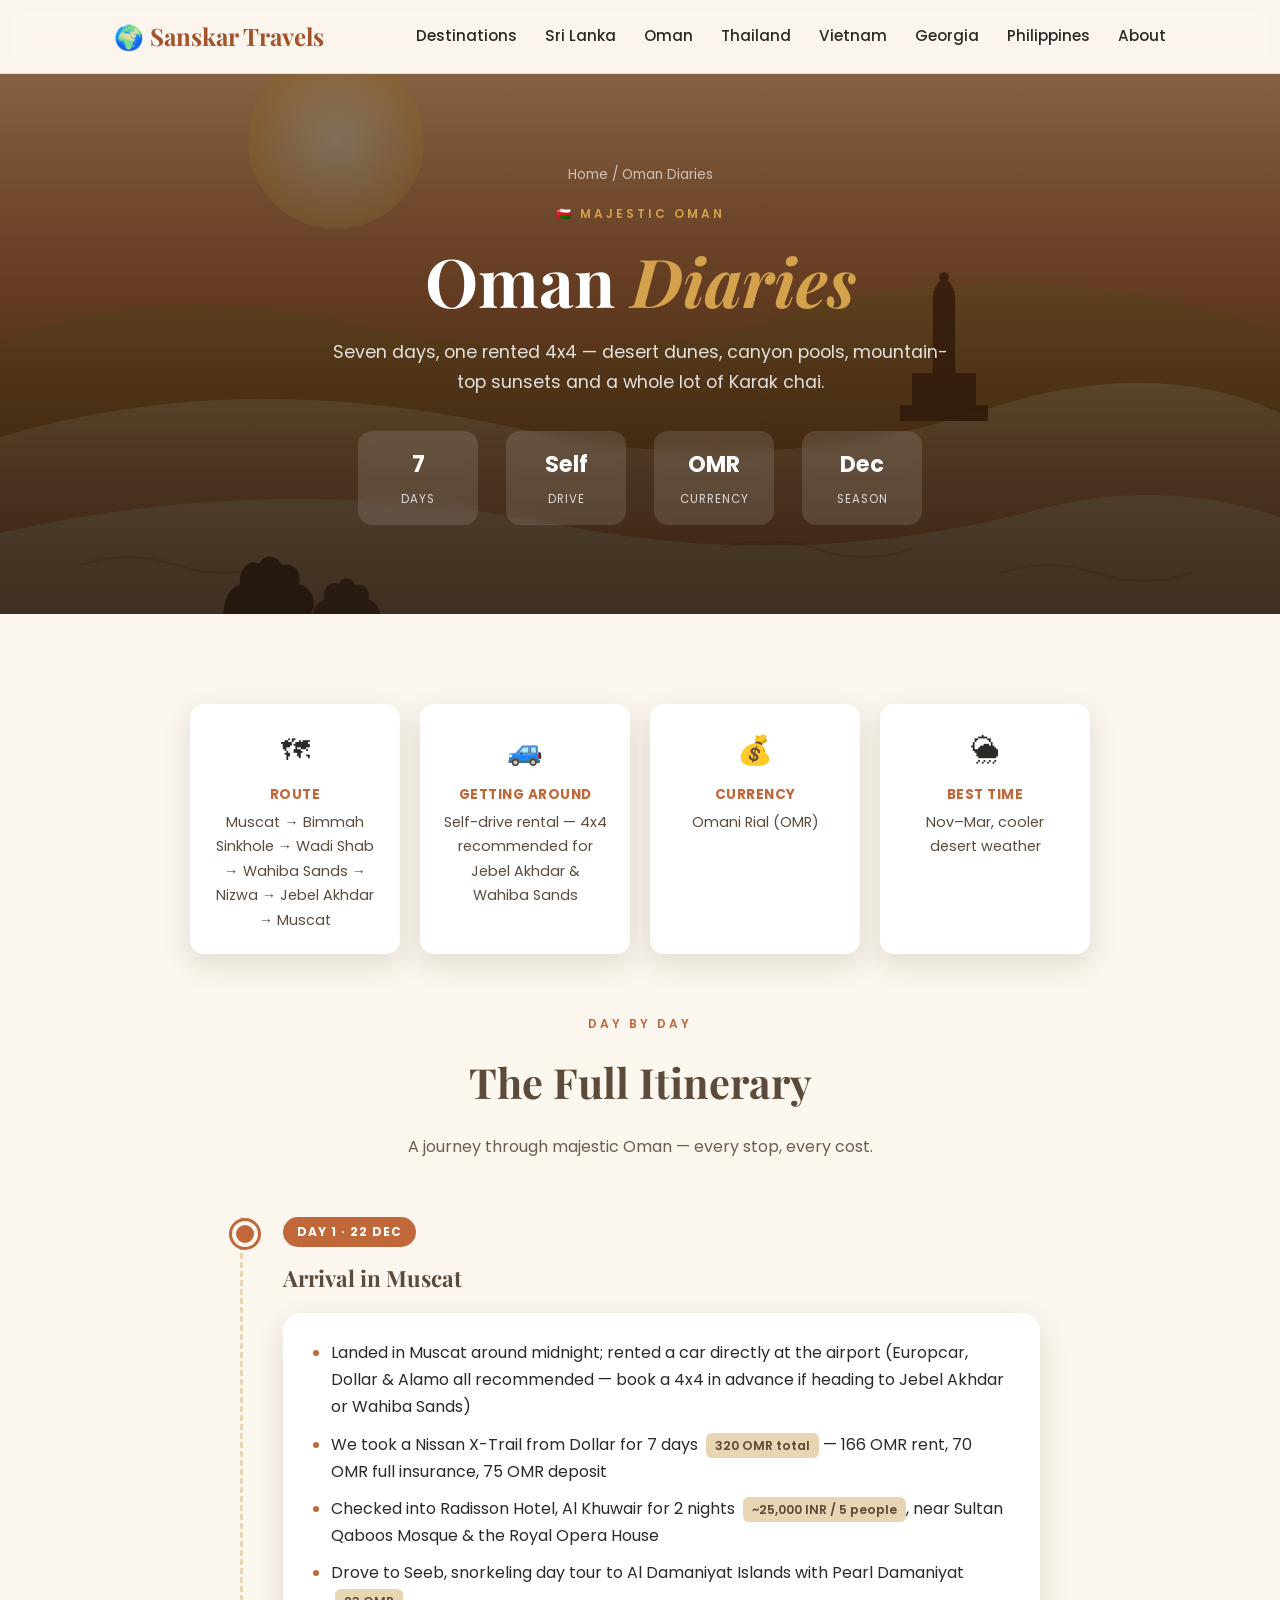
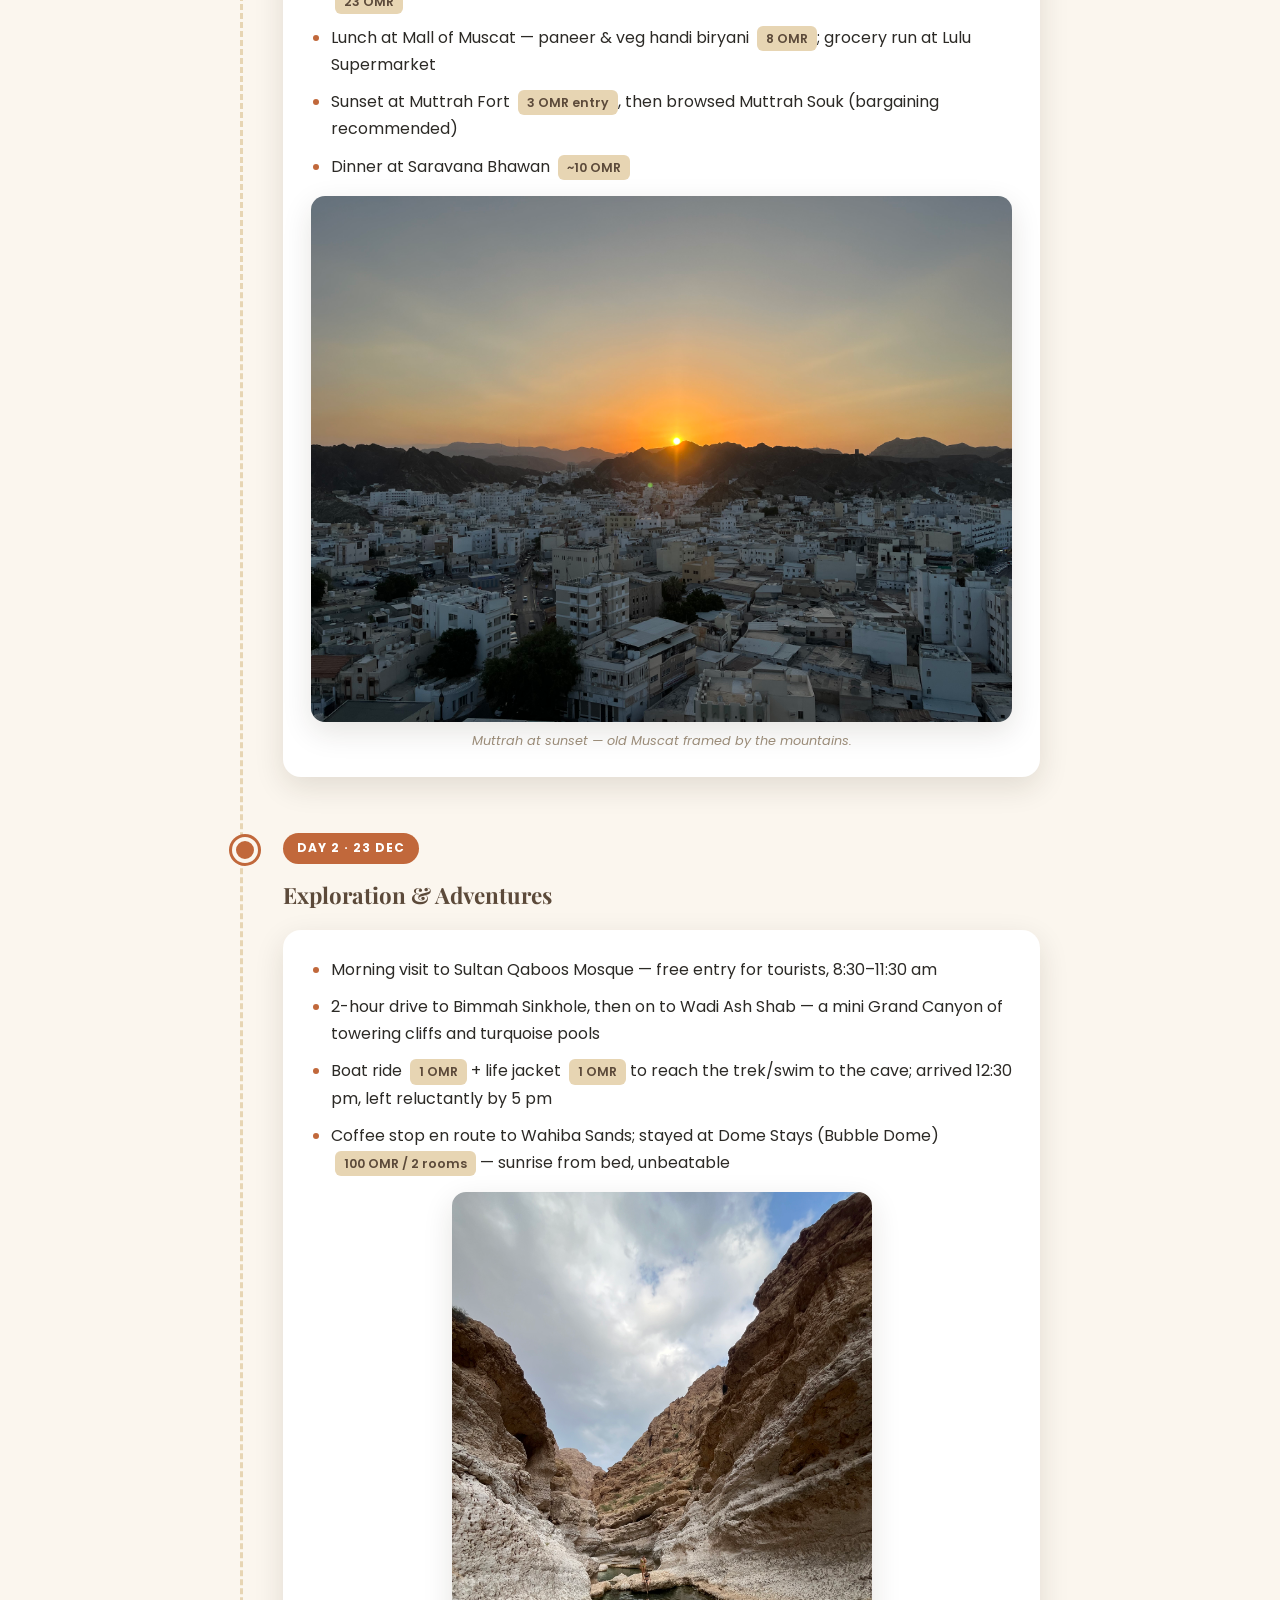
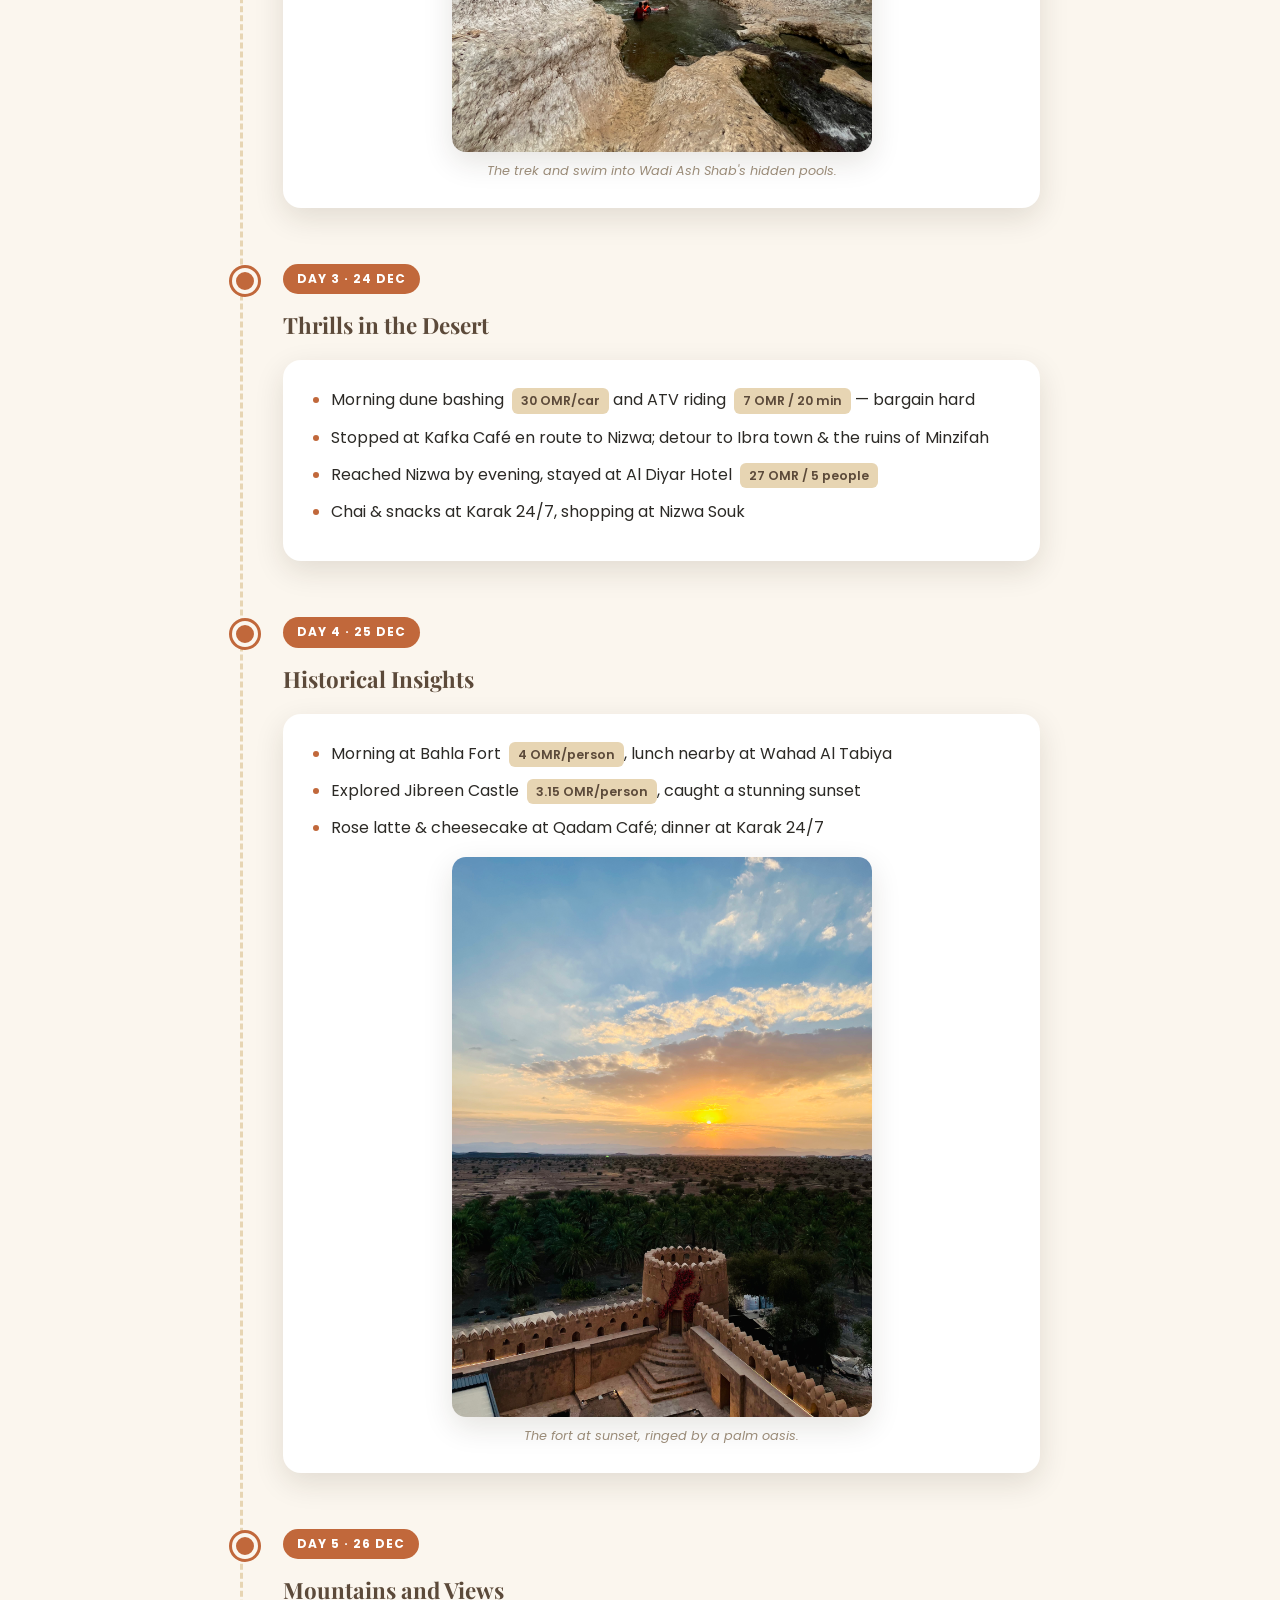
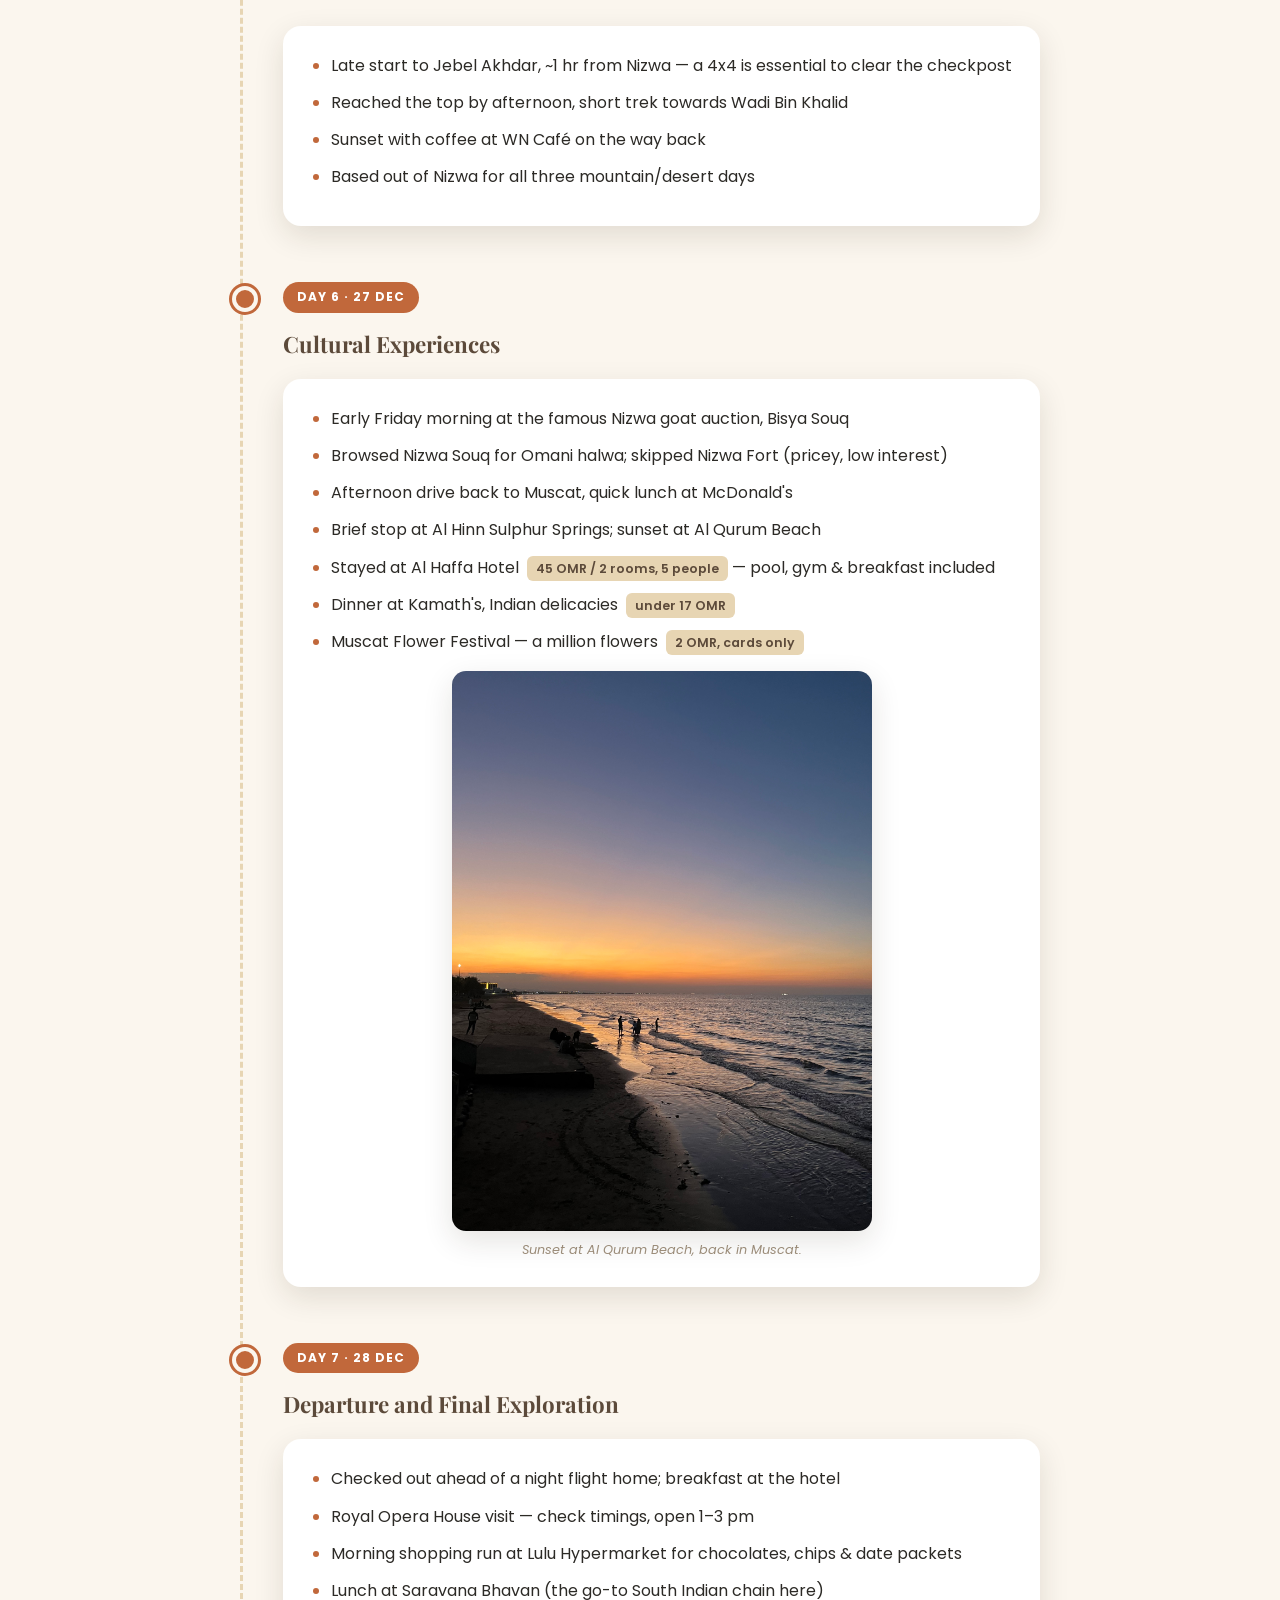
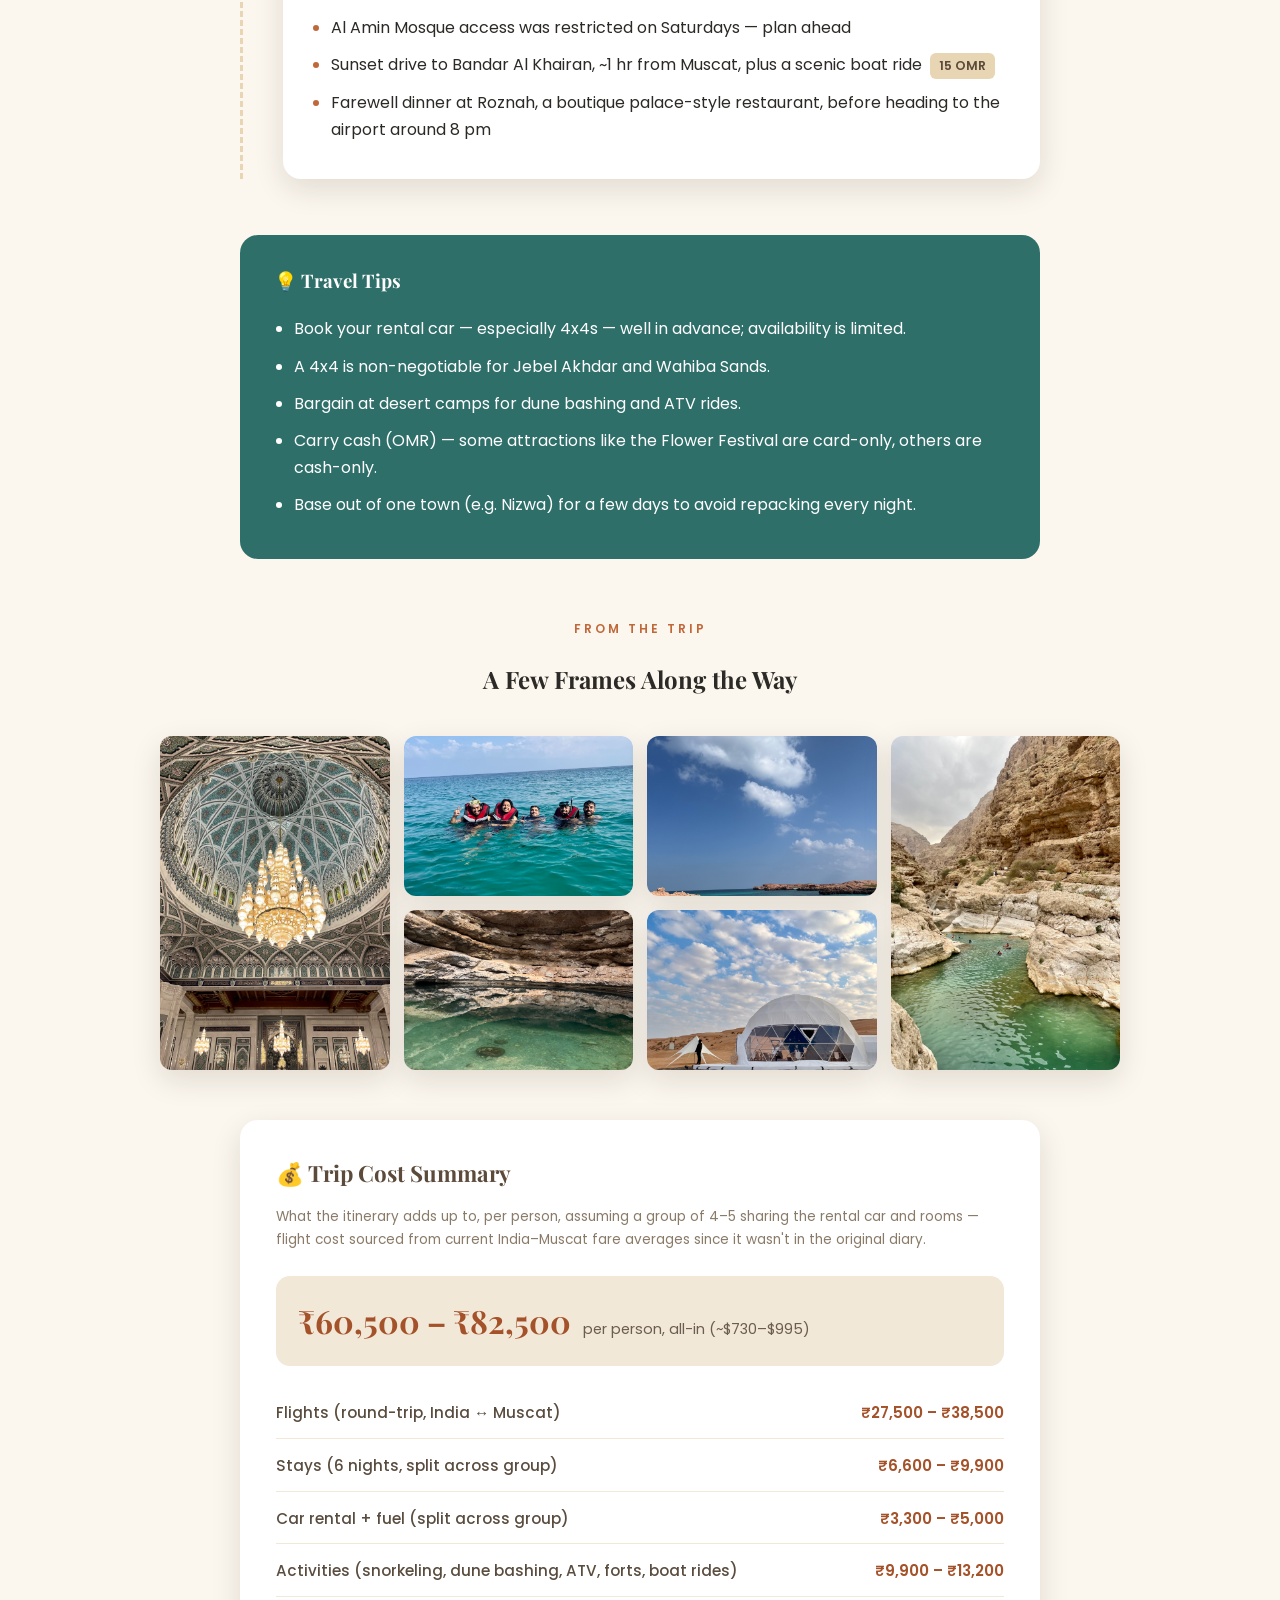
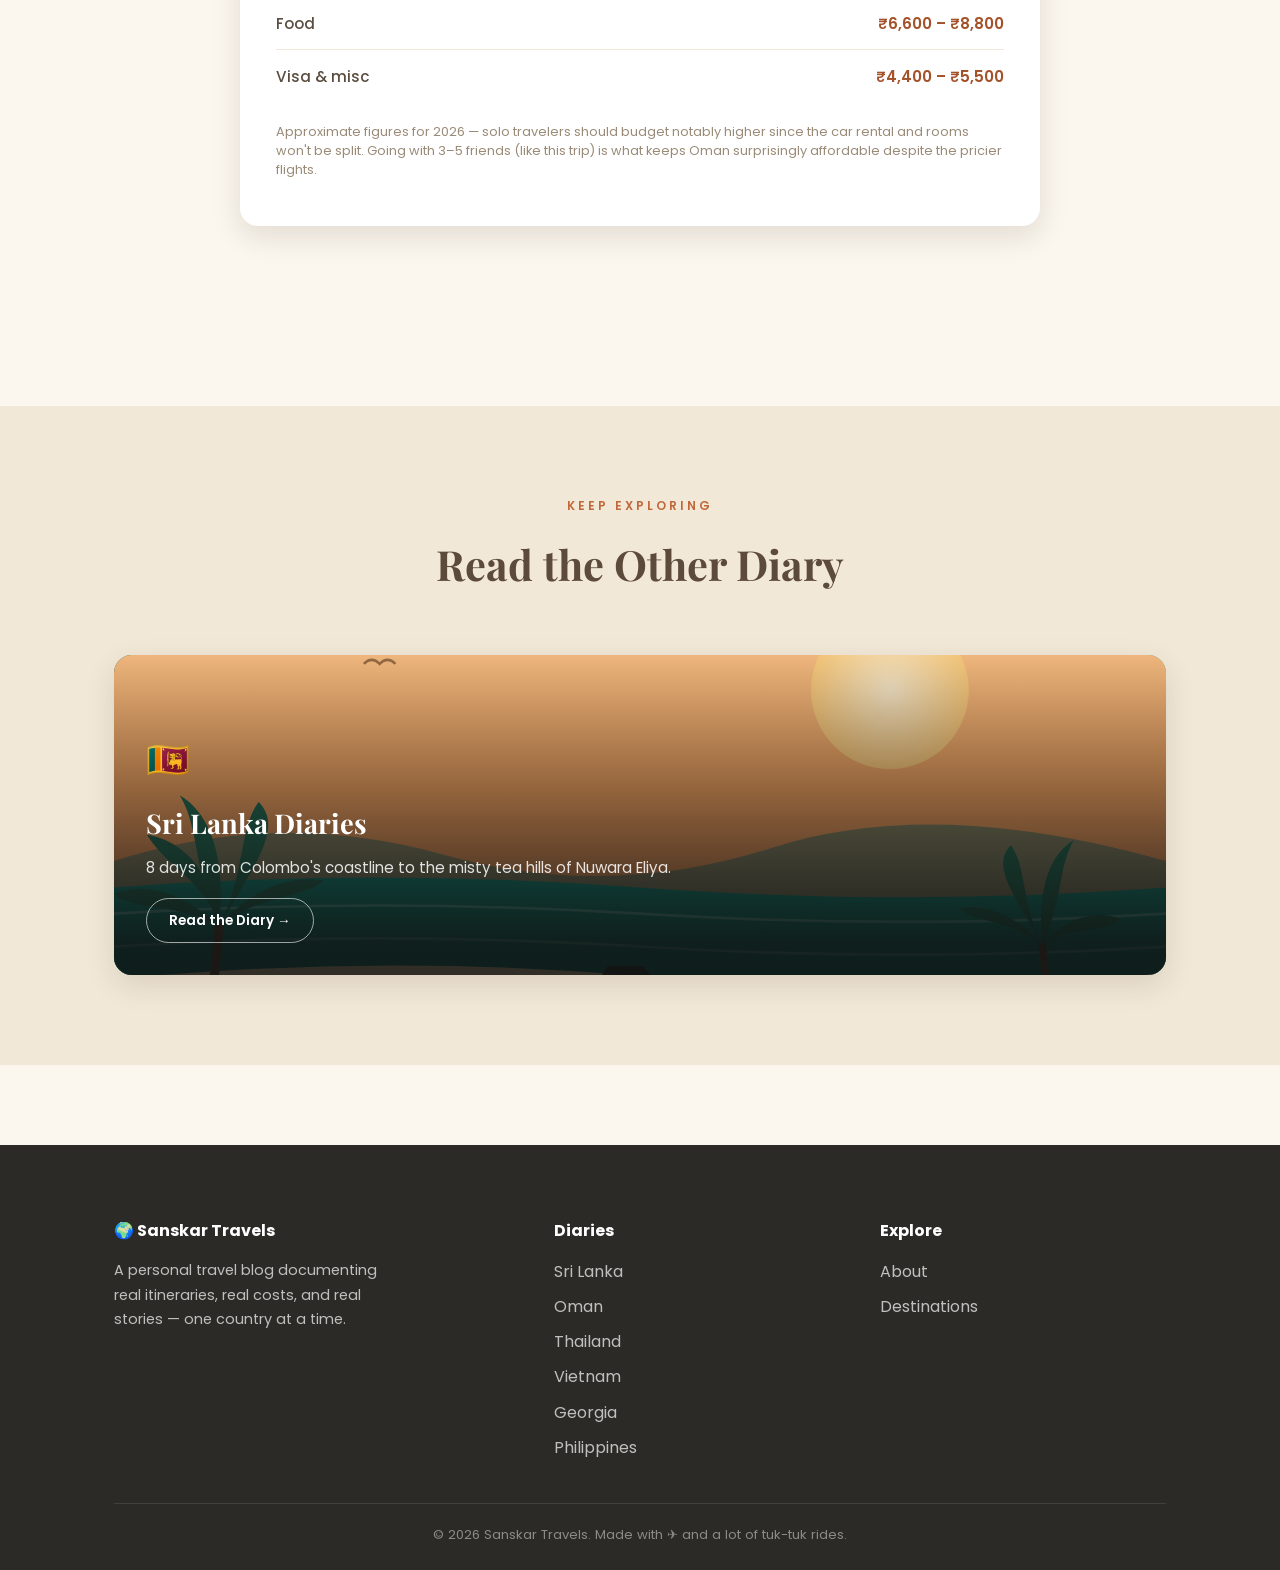
<file: oman.html>
<!DOCTYPE html>
<html lang="en">
<head>
<meta charset="UTF-8">
<meta name="viewport" content="width=device-width, initial-scale=1.0">
<title>Oman Diaries — Sanskar Travels</title>
<meta name="description" content="A 7-day self-drive Oman itinerary: Muscat, Wadi Shab, Wahiba Sands, Nizwa, Jebel Akhdar — with real day-by-day costs.">
<link rel="icon" href="data:image/svg+xml,<svg xmlns=%22http://www.w3.org/2000/svg%22 viewBox=%220 0 100 100%22><text y=%22.9em%22 font-size=%2280%22>🌍</text></svg>">
<link rel="stylesheet" href="styles.css">
</head>
<body>

<nav class="navbar">
  <div class="wrap">
    <a href="index.html" class="brand">🌍 Sanskar Travels</a>
    <div class="nav-links">
      <a href="index.html#destinations">Destinations</a>
      <a href="sri-lanka.html">Sri Lanka</a>
      <a href="oman.html">Oman</a>
      <a href="thailand.html">Thailand</a>
      <a href="vietnam.html">Vietnam</a>
      <a href="georgia.html">Georgia</a>
      <a href="philippines.html">Philippines</a>
      <a href="index.html#about">About</a>
    </div>
  </div>
</nav>

<header class="hero diary-hero oman">
  <div class="hero-content">
    <div class="breadcrumb"><a href="index.html">Home</a> / Oman Diaries</div>
    <div class="hero-eyebrow">🇴🇲 Majestic Oman</div>
    <h1>Oman <em>Diaries</em></h1>
    <p>Seven days, one rented 4x4 — desert dunes, canyon pools, mountain-top sunsets and a whole lot of Karak chai.</p>
    <div class="quick-facts">
      <div class="quick-fact"><span class="num">7</span><span class="label">Days</span></div>
      <div class="quick-fact"><span class="num">Self</span><span class="label">Drive</span></div>
      <div class="quick-fact"><span class="num">OMR</span><span class="label">Currency</span></div>
      <div class="quick-fact"><span class="num">Dec</span><span class="label">Season</span></div>
    </div>
  </div>
</header>

<section class="section">
  <div class="wrap">
    <div class="info-grid">
      <div class="info-card"><div class="icon">🗺</div><h4>Route</h4><p>Muscat → Bimmah Sinkhole → Wadi Shab → Wahiba Sands → Nizwa → Jebel Akhdar → Muscat</p></div>
      <div class="info-card"><div class="icon">🚙</div><h4>Getting Around</h4><p>Self-drive rental — 4x4 recommended for Jebel Akhdar & Wahiba Sands</p></div>
      <div class="info-card"><div class="icon">💰</div><h4>Currency</h4><p>Omani Rial (OMR)</p></div>
      <div class="info-card"><div class="icon">🌦</div><h4>Best Time</h4><p>Nov–Mar, cooler desert weather</p></div>
    </div>

    <div class="section-head">
      <div class="section-eyebrow">Day by Day</div>
      <h2>The Full Itinerary</h2>
      <p>A journey through majestic Oman — every stop, every cost.</p>
    </div>

    <div class="timeline">

      <div class="day-block">
        <span class="day-badge">Day 1 · 22 Dec</span>
        <h3>Arrival in Muscat</h3>
        <div class="day-card">
          <ul>
            <li>Landed in Muscat around midnight; rented a car directly at the airport (Europcar, Dollar &amp; Alamo all recommended — book a 4x4 in advance if heading to Jebel Akhdar or Wahiba Sands)</li>
            <li>We took a Nissan X-Trail from Dollar for 7 days <span class="cost-chip">320 OMR total</span> — 166 OMR rent, 70 OMR full insurance, 75 OMR deposit</li>
            <li>Checked into Radisson Hotel, Al Khuwair for 2 nights <span class="cost-chip">~25,000 INR / 5 people</span>, near Sultan Qaboos Mosque &amp; the Royal Opera House</li>
            <li>Drove to Seeb, snorkeling day tour to Al Damaniyat Islands with Pearl Damaniyat <span class="cost-chip">23 OMR</span></li>
            <li>Lunch at Mall of Muscat — paneer &amp; veg handi biryani <span class="cost-chip">8 OMR</span>; grocery run at Lulu Supermarket</li>
            <li>Sunset at Muttrah Fort <span class="cost-chip">3 OMR entry</span>, then browsed Muttrah Souk (bargaining recommended)</li>
            <li>Dinner at Saravana Bhawan <span class="cost-chip">~10 OMR</span></li>
          </ul>
          <img class="day-photo" src="images/oman-photos/IMG_6268.jpeg" alt="Sunset over Muttrah's old town, framed by the mountains" loading="lazy">
          <p class="day-photo-caption">Muttrah at sunset — old Muscat framed by the mountains.</p>
        </div>
      </div>

      <div class="day-block">
        <span class="day-badge">Day 2 · 23 Dec</span>
        <h3>Exploration & Adventures</h3>
        <div class="day-card">
          <ul>
            <li>Morning visit to Sultan Qaboos Mosque — free entry for tourists, 8:30–11:30 am</li>
            <li>2-hour drive to Bimmah Sinkhole, then on to Wadi Ash Shab — a mini Grand Canyon of towering cliffs and turquoise pools</li>
            <li>Boat ride <span class="cost-chip">1 OMR</span> + life jacket <span class="cost-chip">1 OMR</span> to reach the trek/swim to the cave; arrived 12:30 pm, left reluctantly by 5 pm</li>
            <li>Coffee stop en route to Wahiba Sands; stayed at Dome Stays (Bubble Dome) <span class="cost-chip">100 OMR / 2 rooms</span> — sunrise from bed, unbeatable</li>
          </ul>
          <img class="day-photo" src="images/oman-photos/IMG_6586.jpeg" alt="Swimming through the canyon pools of Wadi Ash Shab" loading="lazy">
          <p class="day-photo-caption">The trek and swim into Wadi Ash Shab's hidden pools.</p>
        </div>
      </div>

      <div class="day-block">
        <span class="day-badge">Day 3 · 24 Dec</span>
        <h3>Thrills in the Desert</h3>
        <div class="day-card">
          <ul>
            <li>Morning dune bashing <span class="cost-chip">30 OMR/car</span> and ATV riding <span class="cost-chip">7 OMR / 20 min</span> — bargain hard</li>
            <li>Stopped at Kafka Café en route to Nizwa; detour to Ibra town &amp; the ruins of Minzifah</li>
            <li>Reached Nizwa by evening, stayed at Al Diyar Hotel <span class="cost-chip">27 OMR / 5 people</span></li>
            <li>Chai &amp; snacks at Karak 24/7, shopping at Nizwa Souk</li>
          </ul>
        </div>
      </div>

      <div class="day-block">
        <span class="day-badge">Day 4 · 25 Dec</span>
        <h3>Historical Insights</h3>
        <div class="day-card">
          <ul>
            <li>Morning at Bahla Fort <span class="cost-chip">4 OMR/person</span>, lunch nearby at Wahad Al Tabiya</li>
            <li>Explored Jibreen Castle <span class="cost-chip">3.15 OMR/person</span>, caught a stunning sunset</li>
            <li>Rose latte &amp; cheesecake at Qadam Café; dinner at Karak 24/7</li>
          </ul>
          <img class="day-photo" src="images/oman-photos/IMG_7037.jpeg" alt="Sunset over a desert fort surrounded by a palm oasis" loading="lazy">
          <p class="day-photo-caption">The fort at sunset, ringed by a palm oasis.</p>
        </div>
      </div>

      <div class="day-block">
        <span class="day-badge">Day 5 · 26 Dec</span>
        <h3>Mountains and Views</h3>
        <div class="day-card">
          <ul>
            <li>Late start to Jebel Akhdar, ~1 hr from Nizwa — a 4x4 is essential to clear the checkpost</li>
            <li>Reached the top by afternoon, short trek towards Wadi Bin Khalid</li>
            <li>Sunset with coffee at WN Café on the way back</li>
            <li>Based out of Nizwa for all three mountain/desert days</li>
          </ul>
        </div>
      </div>

      <div class="day-block">
        <span class="day-badge">Day 6 · 27 Dec</span>
        <h3>Cultural Experiences</h3>
        <div class="day-card">
          <ul>
            <li>Early Friday morning at the famous Nizwa goat auction, Bisya Souq</li>
            <li>Browsed Nizwa Souq for Omani halwa; skipped Nizwa Fort (pricey, low interest)</li>
            <li>Afternoon drive back to Muscat, quick lunch at McDonald's</li>
            <li>Brief stop at Al Hinn Sulphur Springs; sunset at Al Qurum Beach</li>
            <li>Stayed at Al Haffa Hotel <span class="cost-chip">45 OMR / 2 rooms, 5 people</span> — pool, gym &amp; breakfast included</li>
            <li>Dinner at Kamath's, Indian delicacies <span class="cost-chip">under 17 OMR</span></li>
            <li>Muscat Flower Festival — a million flowers <span class="cost-chip">2 OMR, cards only</span></li>
          </ul>
          <img class="day-photo" src="images/oman-photos/IMG_7306.jpeg" alt="Silhouettes on Al Qurum Beach at sunset" loading="lazy">
          <p class="day-photo-caption">Sunset at Al Qurum Beach, back in Muscat.</p>
        </div>
      </div>

      <div class="day-block">
        <span class="day-badge">Day 7 · 28 Dec</span>
        <h3>Departure and Final Exploration</h3>
        <div class="day-card">
          <ul>
            <li>Checked out ahead of a night flight home; breakfast at the hotel</li>
            <li>Royal Opera House visit — check timings, open 1–3 pm</li>
            <li>Morning shopping run at Lulu Hypermarket for chocolates, chips &amp; date packets</li>
            <li>Lunch at Saravana Bhavan (the go-to South Indian chain here)</li>
            <li>Al Amin Mosque access was restricted on Saturdays — plan ahead</li>
            <li>Sunset drive to Bandar Al Khairan, ~1 hr from Muscat, plus a scenic boat ride <span class="cost-chip">15 OMR</span></li>
            <li>Farewell dinner at Roznah, a boutique palace-style restaurant, before heading to the airport around 8 pm</li>
          </ul>
        </div>
      </div>

    </div>

    <div class="tips-box">
      <h3>💡 Travel Tips</h3>
      <ul>
        <li>Book your rental car — especially 4x4s — well in advance; availability is limited.</li>
        <li>A 4x4 is non-negotiable for Jebel Akhdar and Wahiba Sands.</li>
        <li>Bargain at desert camps for dune bashing and ATV rides.</li>
        <li>Carry cash (OMR) — some attractions like the Flower Festival are card-only, others are cash-only.</li>
        <li>Base out of one town (e.g. Nizwa) for a few days to avoid repacking every night.</li>
      </ul>
    </div>

    <div class="photo-gallery-head">
      <div class="section-eyebrow">From the Trip</div>
      <h2>A Few Frames Along the Way</h2>
    </div>
    <div class="photo-gallery">
      <img class="tall" src="images/oman-photos/IMG_6358.jpeg" alt="The chandelier and dome of Sultan Qaboos Grand Mosque" loading="lazy">
      <img src="images/oman-photos/IMG_6147.jpeg" alt="The group snorkeling at the Al Damaniyat Islands" loading="lazy">
      <img src="images/oman-photos/IMG_6208.jpeg" alt="Turquoise waters at the Al Damaniyat Islands" loading="lazy">
      <img class="tall" src="images/oman-photos/IMG_6624.jpeg" alt="The rocky canyon of Wadi Ash Shab from above" loading="lazy">
      <img src="images/oman-photos/IMG_6486.jpeg" alt="Layered canyon walls and green pools at Wadi Ash Shab" loading="lazy">
      <img src="images/oman-photos/IMG_6766.jpeg" alt="A bubble dome desert camp under a wide sky in Wahiba Sands" loading="lazy">
    </div>

    <div class="cost-summary">
      <h3>💰 Trip Cost Summary</h3>
      <p class="cost-note">What the itinerary adds up to, per person, assuming a group of 4–5 sharing the rental car and rooms — flight cost sourced from current India–Muscat fare averages since it wasn't in the original diary.</p>
      <div class="cost-total">
        <span class="amount">₹60,500 – ₹82,500</span>
        <span class="per">per person, all-in (~$730–$995)</span>
      </div>
      <div class="cost-breakdown">
        <div class="cost-row"><span class="label">Flights (round-trip, India ↔ Muscat)</span><span class="value">₹27,500 – ₹38,500</span></div>
        <div class="cost-row"><span class="label">Stays (6 nights, split across group)</span><span class="value">₹6,600 – ₹9,900</span></div>
        <div class="cost-row"><span class="label">Car rental + fuel (split across group)</span><span class="value">₹3,300 – ₹5,000</span></div>
        <div class="cost-row"><span class="label">Activities (snorkeling, dune bashing, ATV, forts, boat rides)</span><span class="value">₹9,900 – ₹13,200</span></div>
        <div class="cost-row"><span class="label">Food</span><span class="value">₹6,600 – ₹8,800</span></div>
        <div class="cost-row"><span class="label">Visa &amp; misc</span><span class="value">₹4,400 – ₹5,500</span></div>
      </div>
      <p class="disclaimer">Approximate figures for 2026 — solo travelers should budget notably higher since the car rental and rooms won't be split. Going with 3–5 friends (like this trip) is what keeps Oman surprisingly affordable despite the pricier flights.</p>
    </div>

  </div>
</section>

<section class="section section-alt other-diary">
  <div class="wrap">
    <div class="section-head">
      <div class="section-eyebrow">Keep Exploring</div>
      <h2>Read the Other Diary</h2>
    </div>
    <a href="sri-lanka.html" class="dest-card">
      <div class="bg sri-bg"></div>
      <div class="overlay"></div>
      <div class="content">
        <div class="dest-flag">🇱🇰</div>
        <h3>Sri Lanka Diaries</h3>
        <p>8 days from Colombo's coastline to the misty tea hills of Nuwara Eliya.</p>
        <span class="btn btn-outline">Read the Diary →</span>
      </div>
    </a>
  </div>
</section>

<footer>
  <div class="wrap">
    <div class="footer-grid">
      <div>
        <h4>🌍 Sanskar Travels</h4>
        <p style="max-width:280px; font-size:0.9rem;">A personal travel blog documenting real itineraries, real costs, and real stories — one country at a time.</p>
      </div>
      <div>
        <h4>Diaries</h4>
        <ul>
          <li><a href="sri-lanka.html">Sri Lanka</a></li>
          <li><a href="oman.html">Oman</a></li>
          <li><a href="thailand.html">Thailand</a></li>
          <li><a href="vietnam.html">Vietnam</a></li>
          <li><a href="georgia.html">Georgia</a></li>
          <li><a href="philippines.html">Philippines</a></li>
        </ul>
      </div>
      <div>
        <h4>Explore</h4>
        <ul>
          <li><a href="index.html#about">About</a></li>
          <li><a href="index.html#destinations">Destinations</a></li>
        </ul>
      </div>
    </div>
    <div class="footer-bottom">© 2026 Sanskar Travels. Made with ✈ and a lot of tuk-tuk rides.</div>
  </div>
</footer>

</body>
</html>
</file>
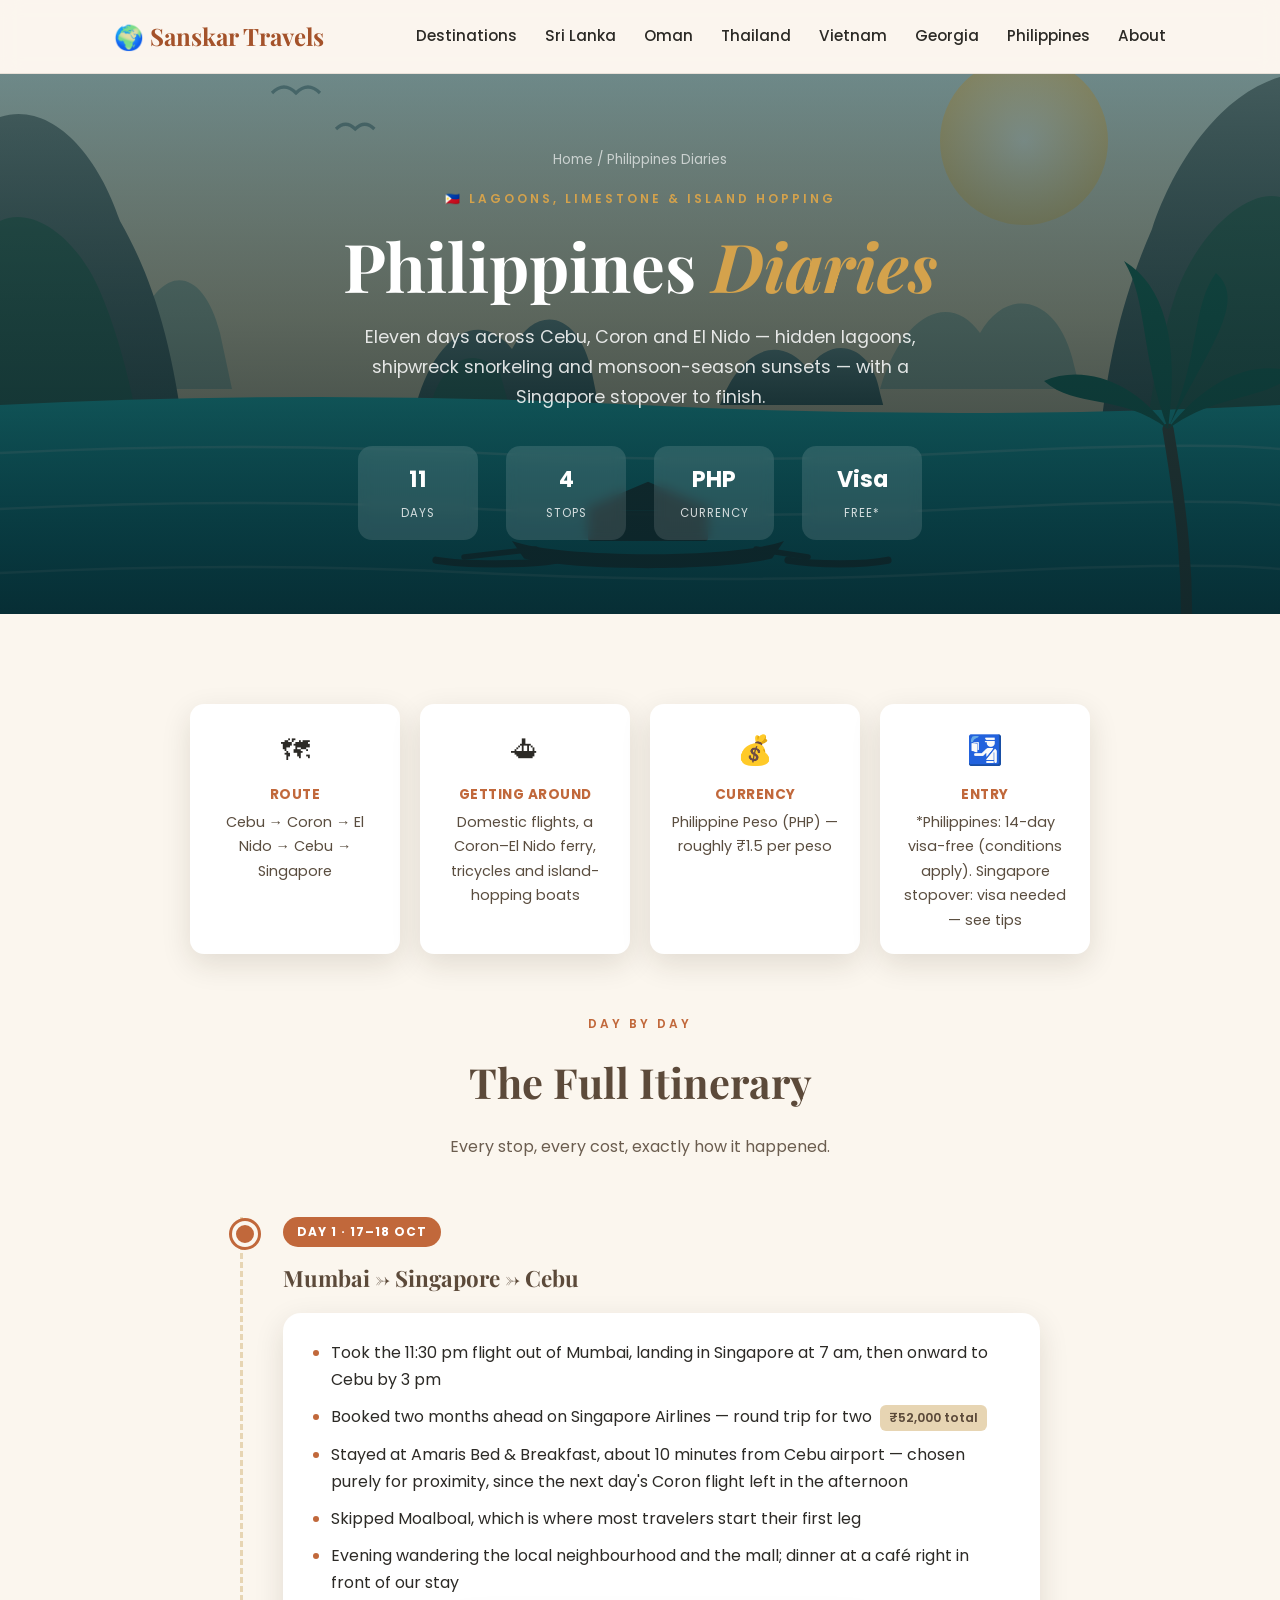
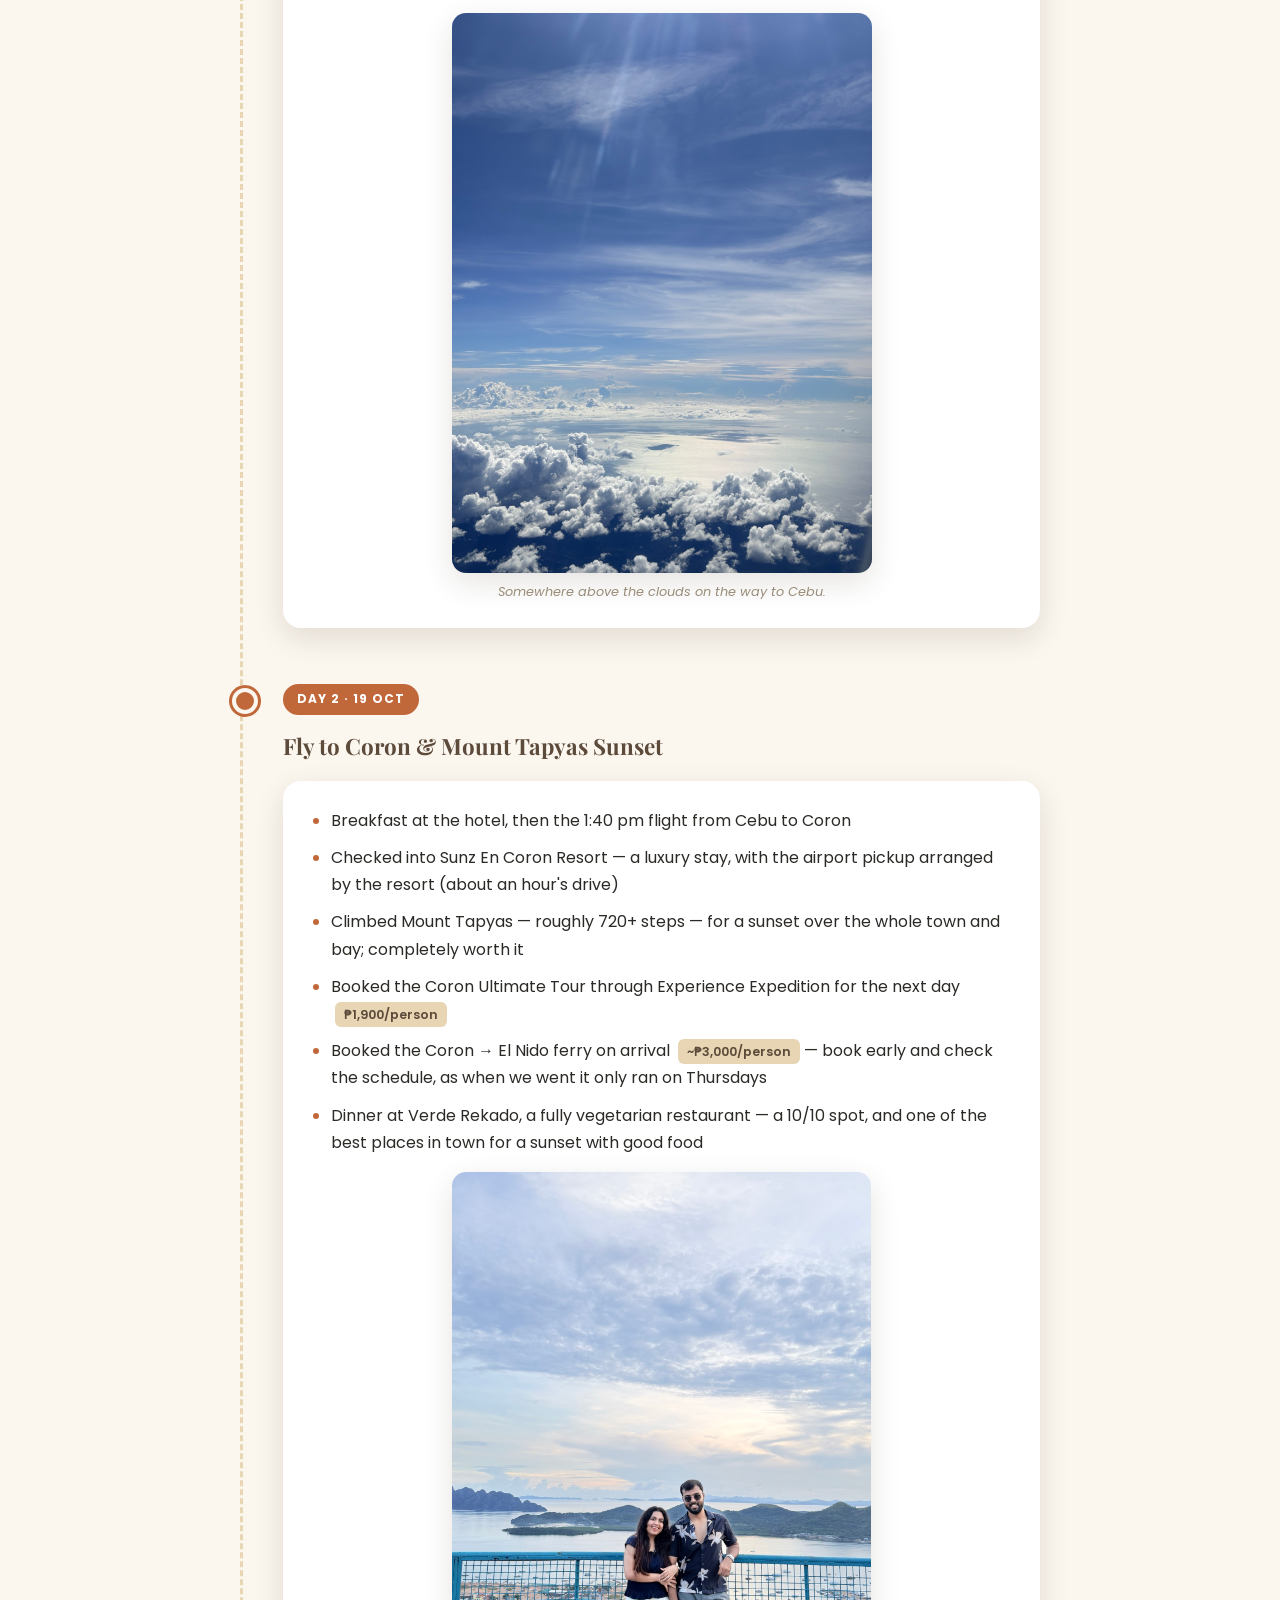
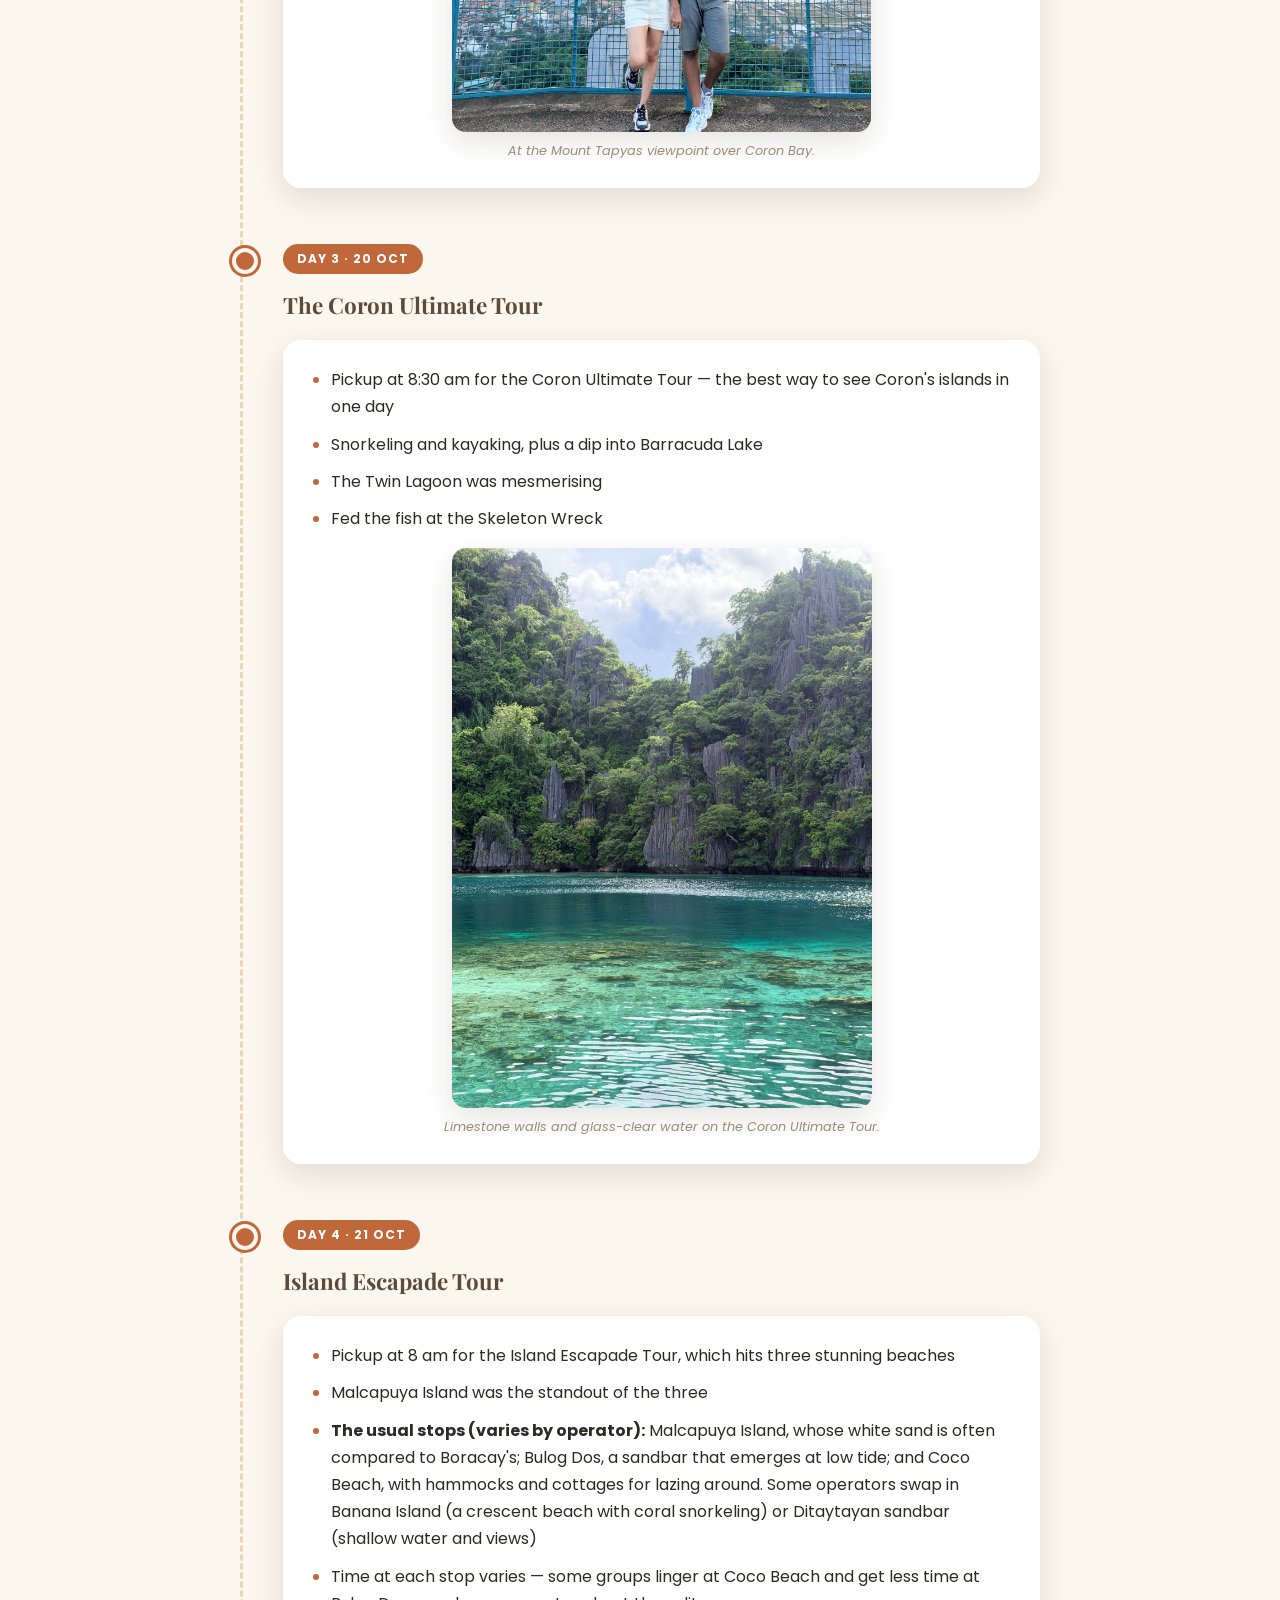
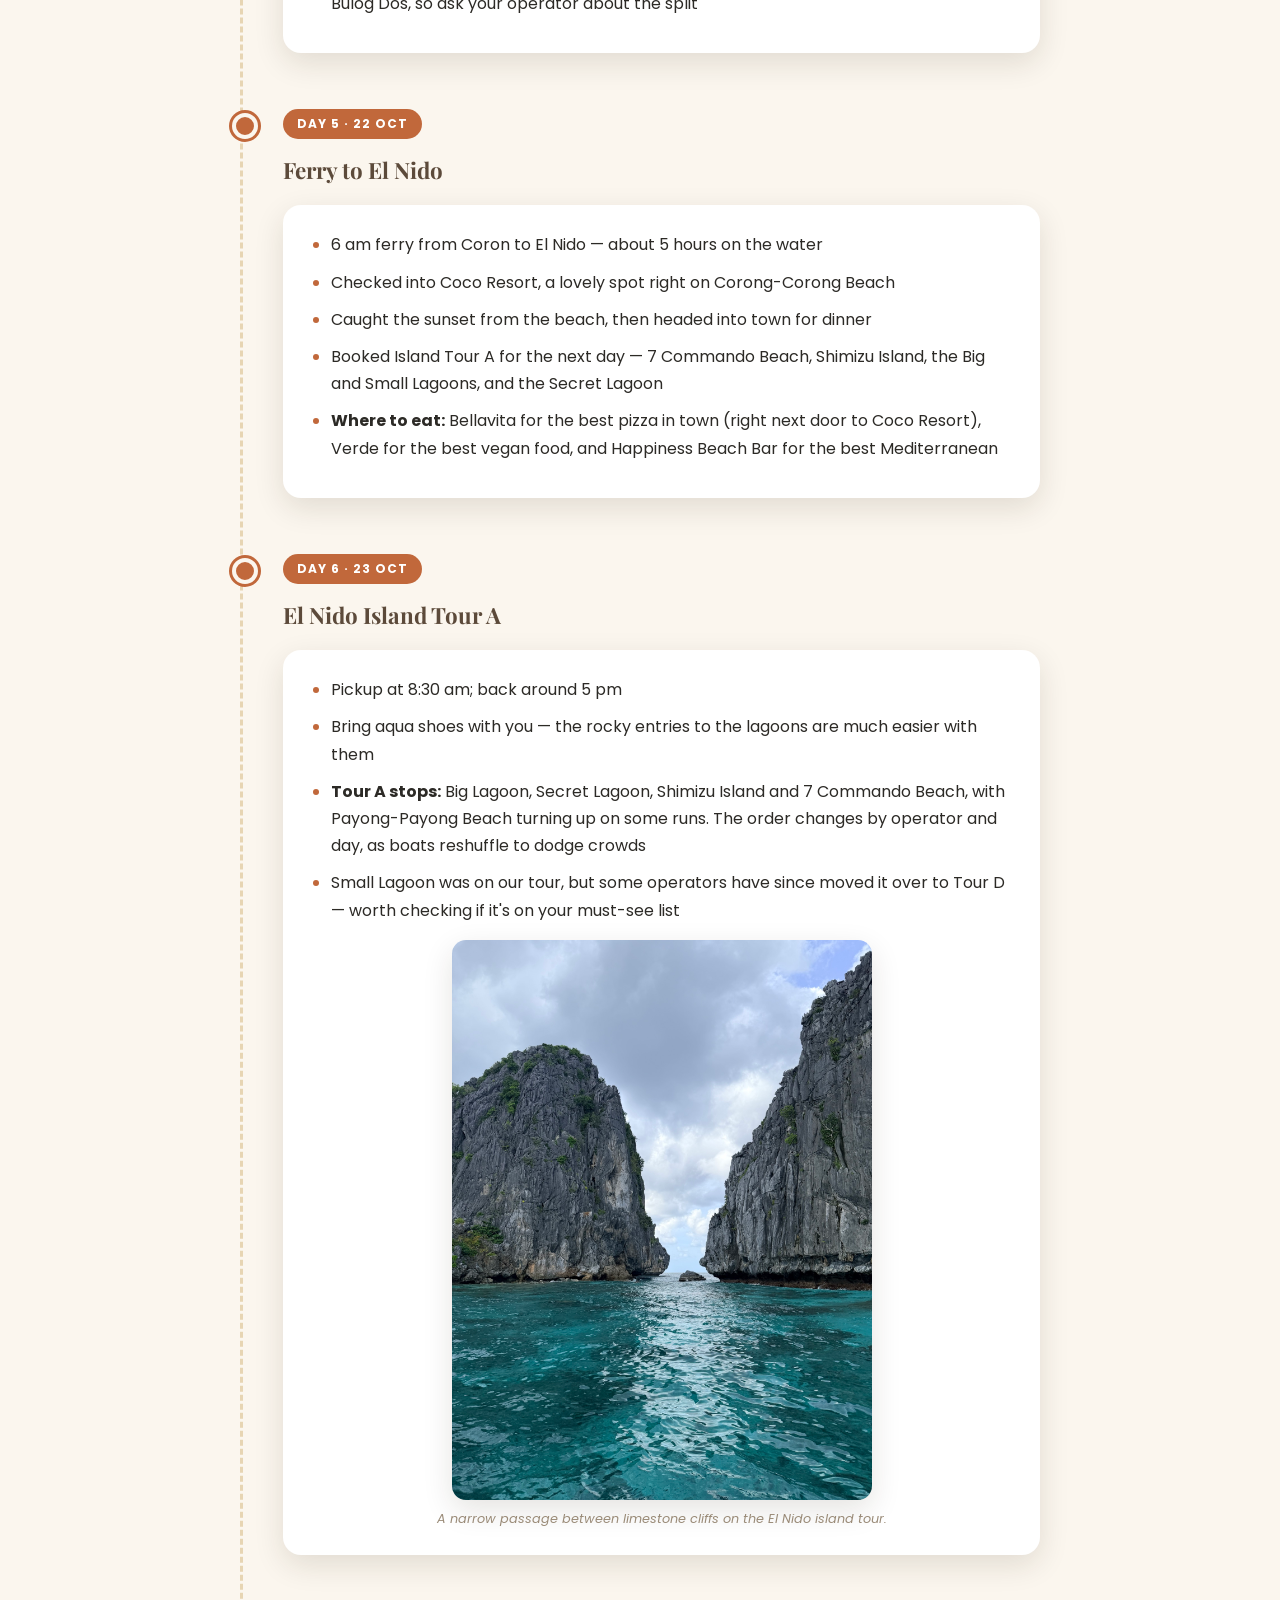
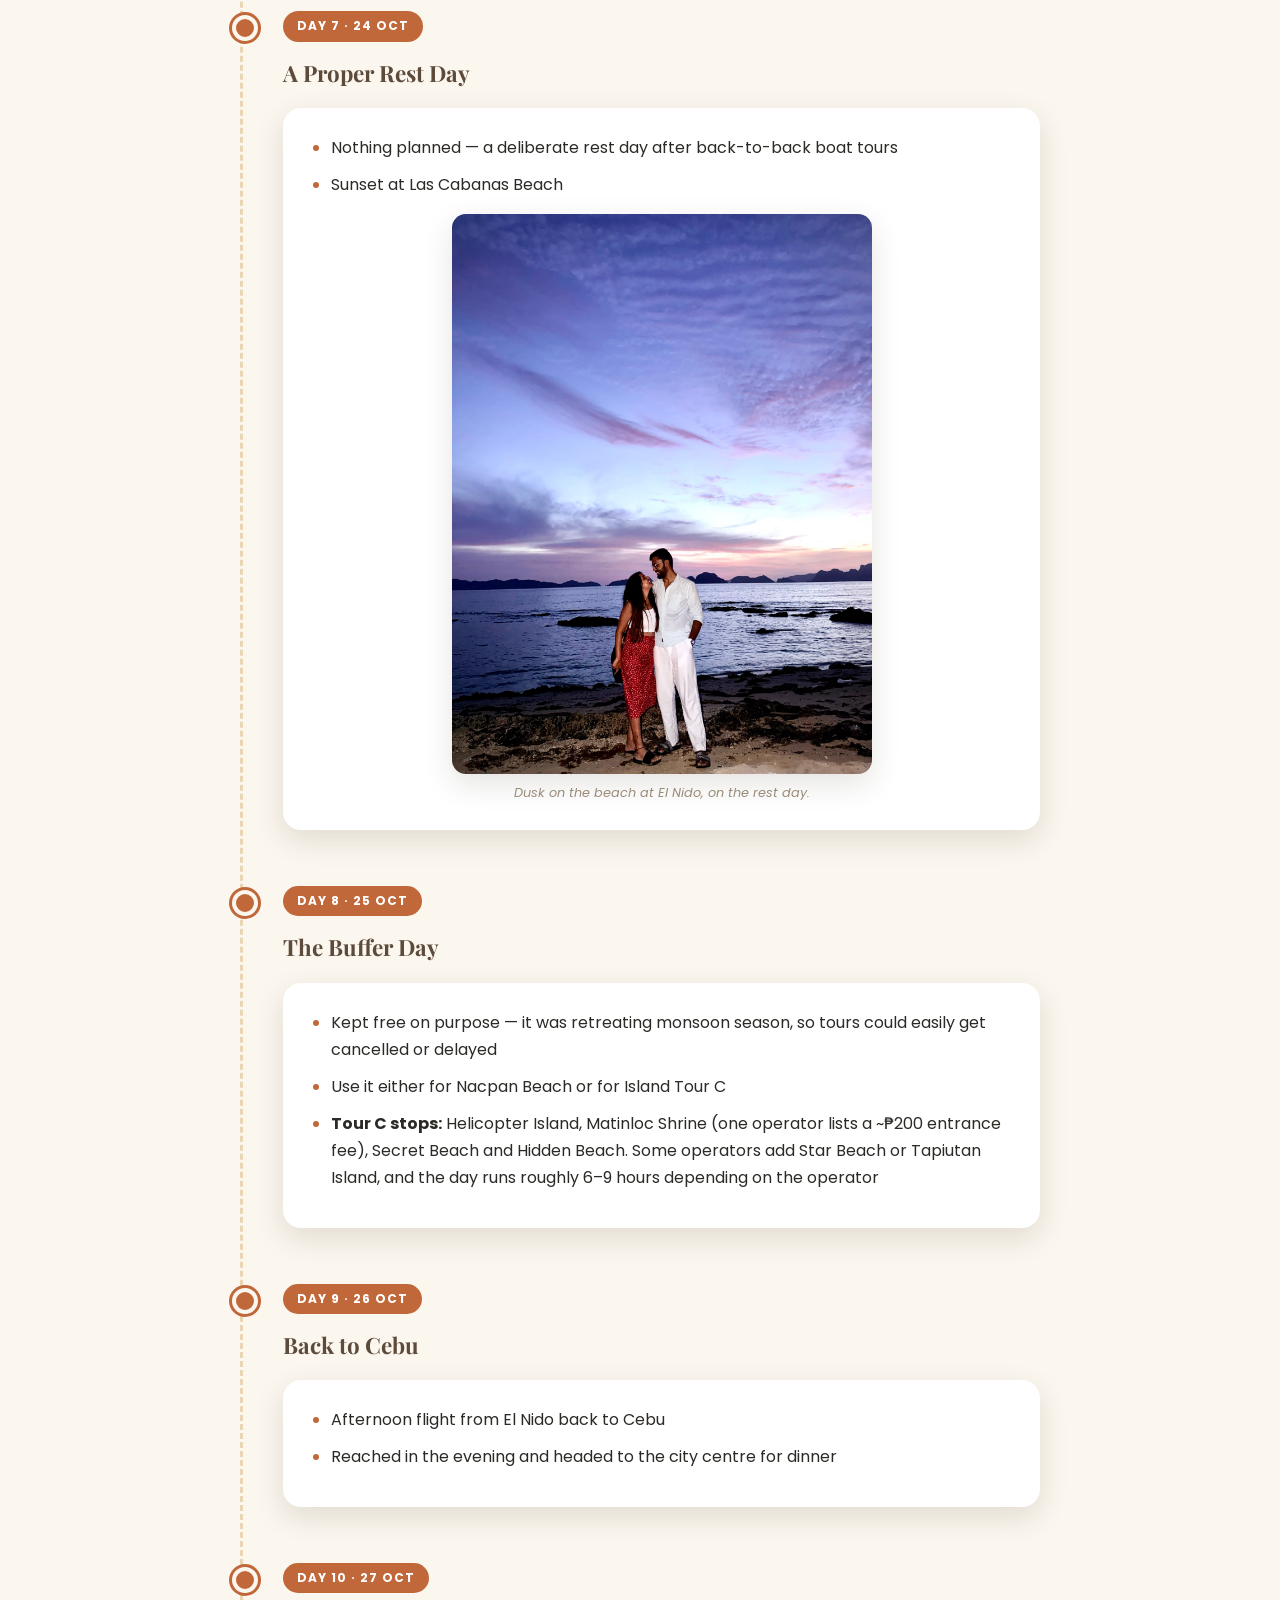
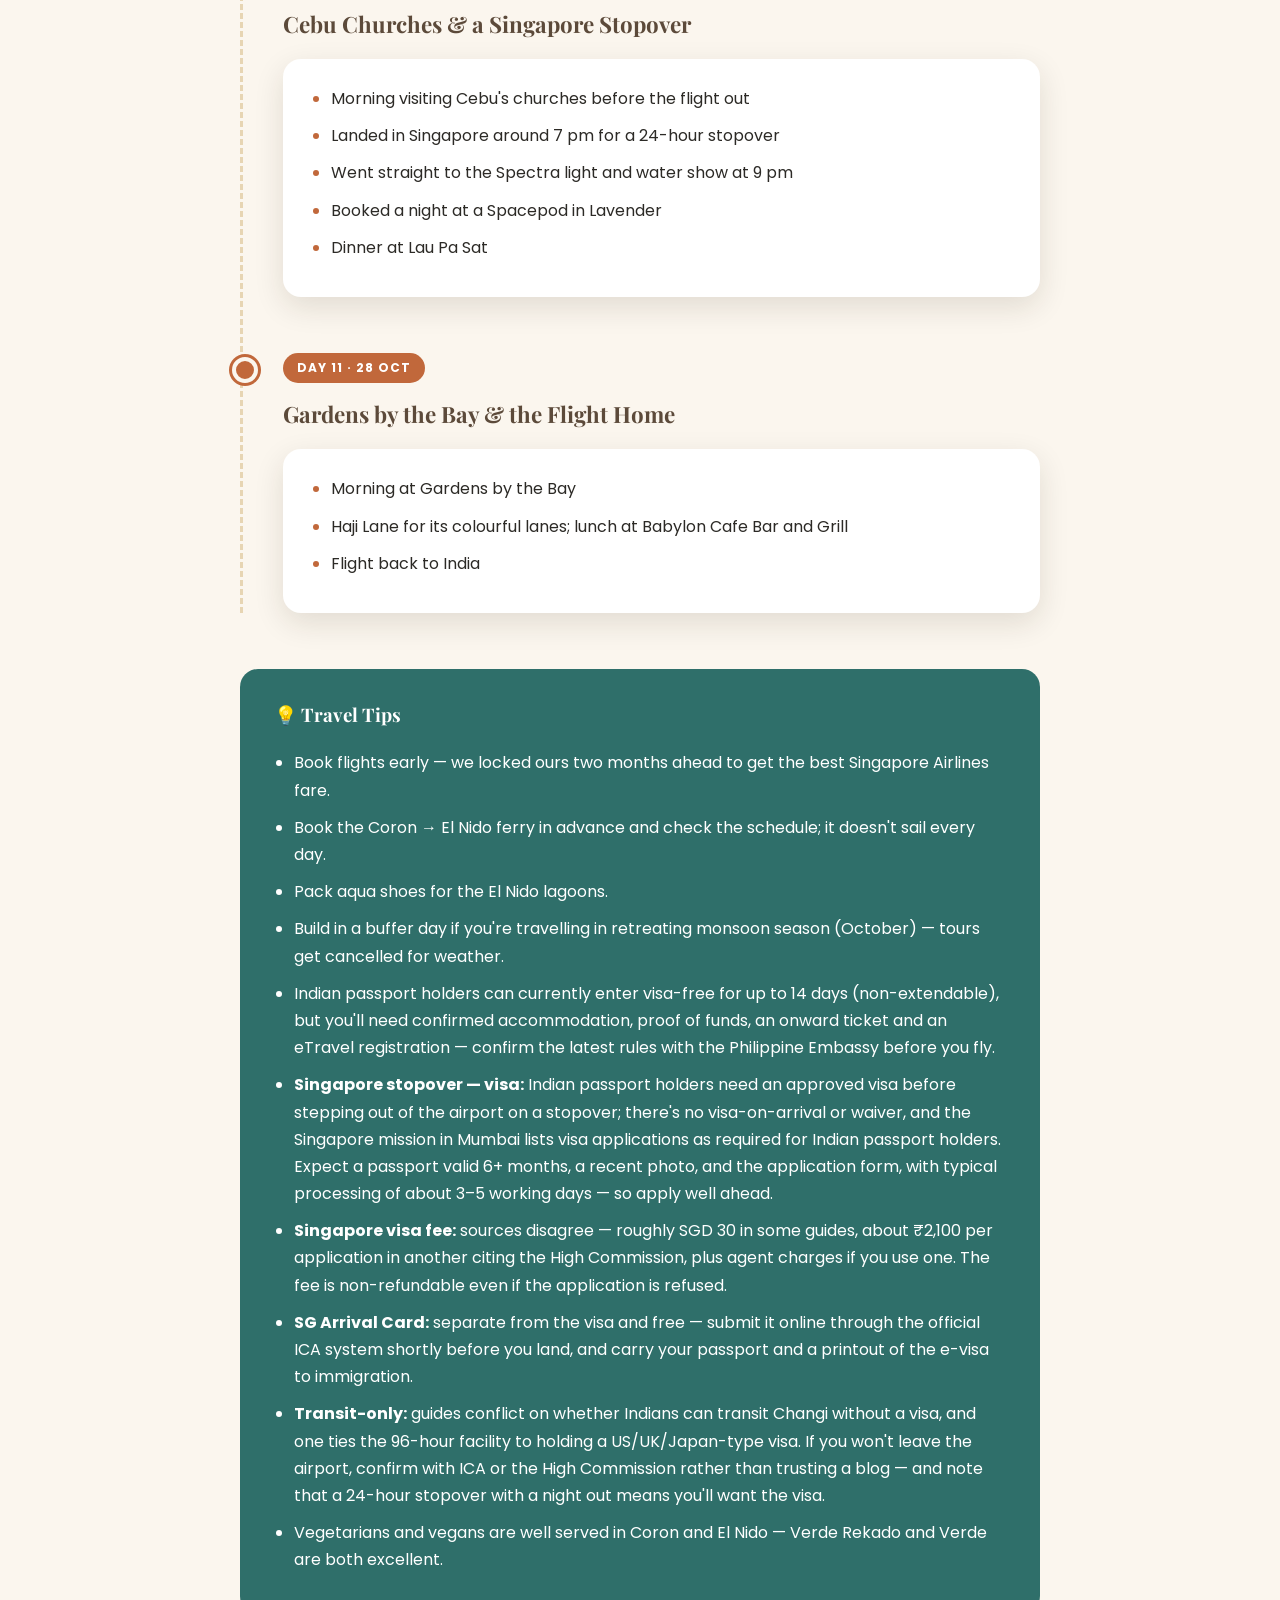
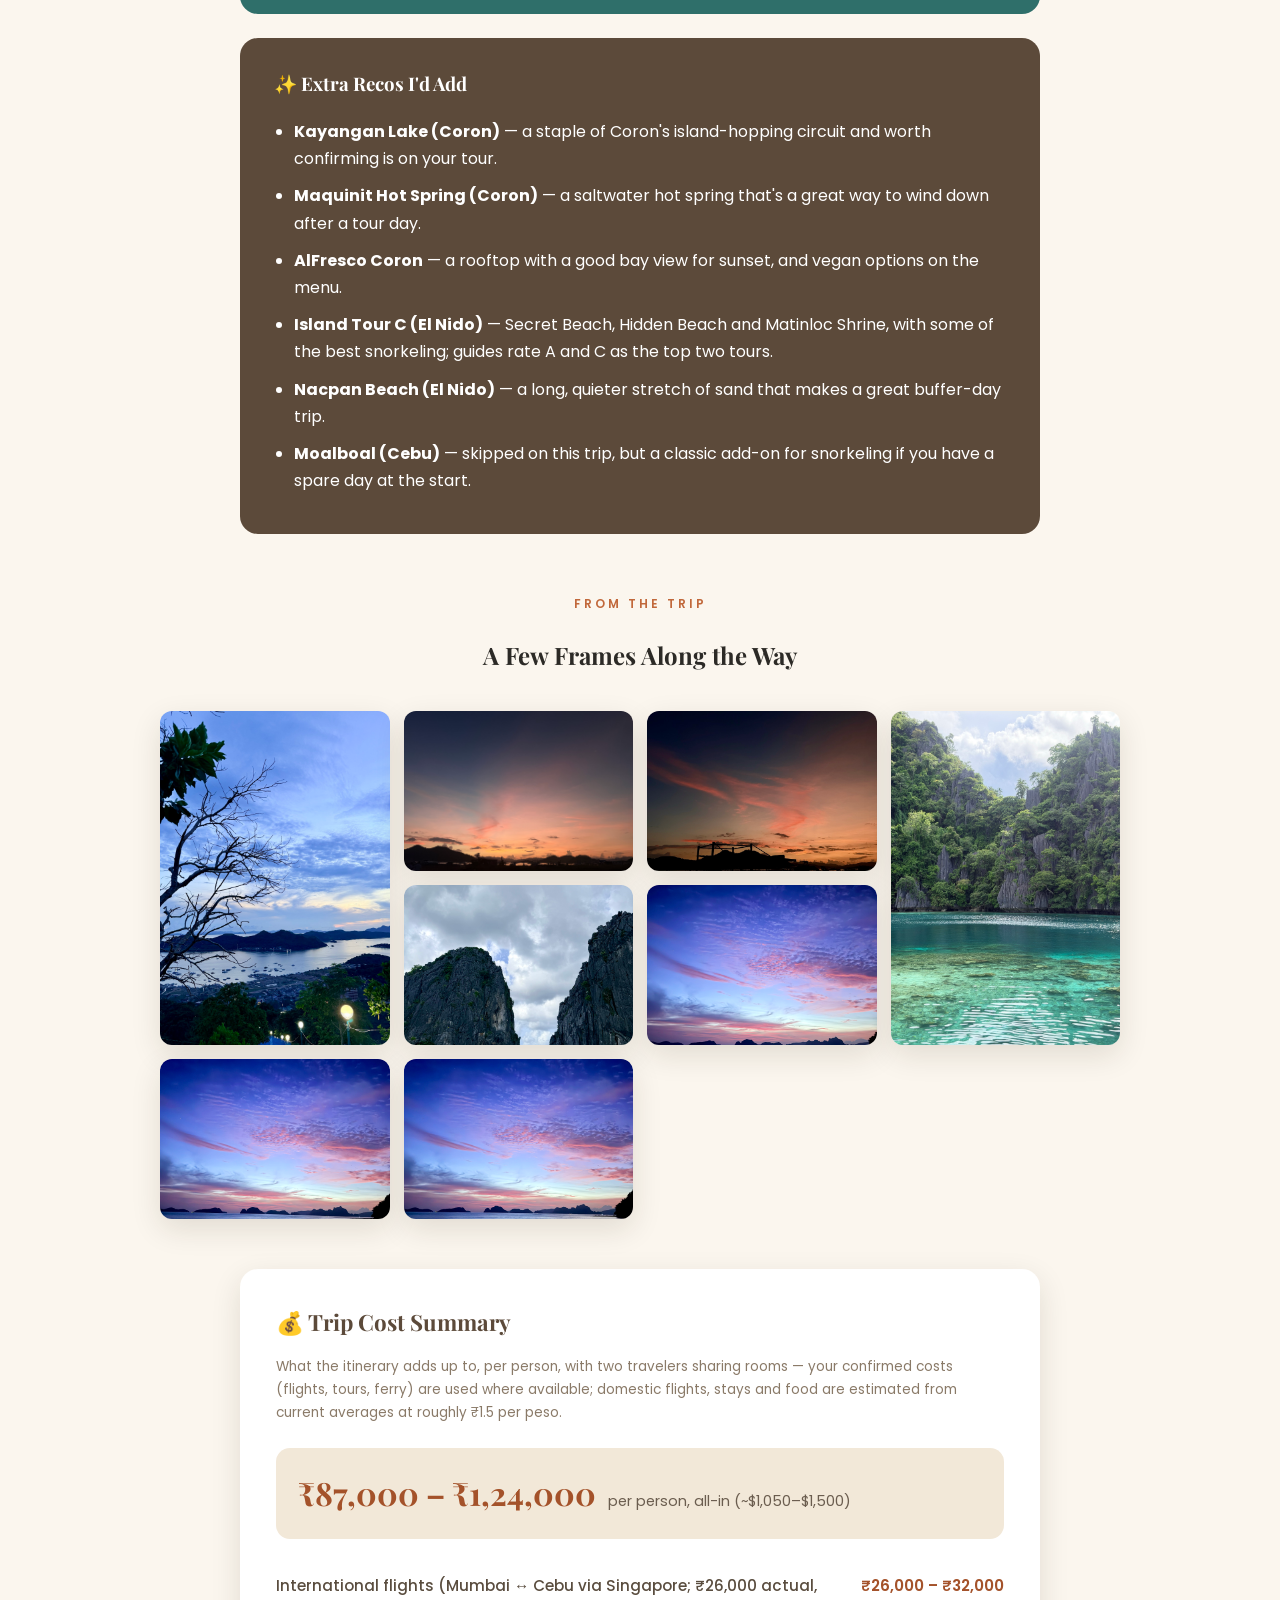
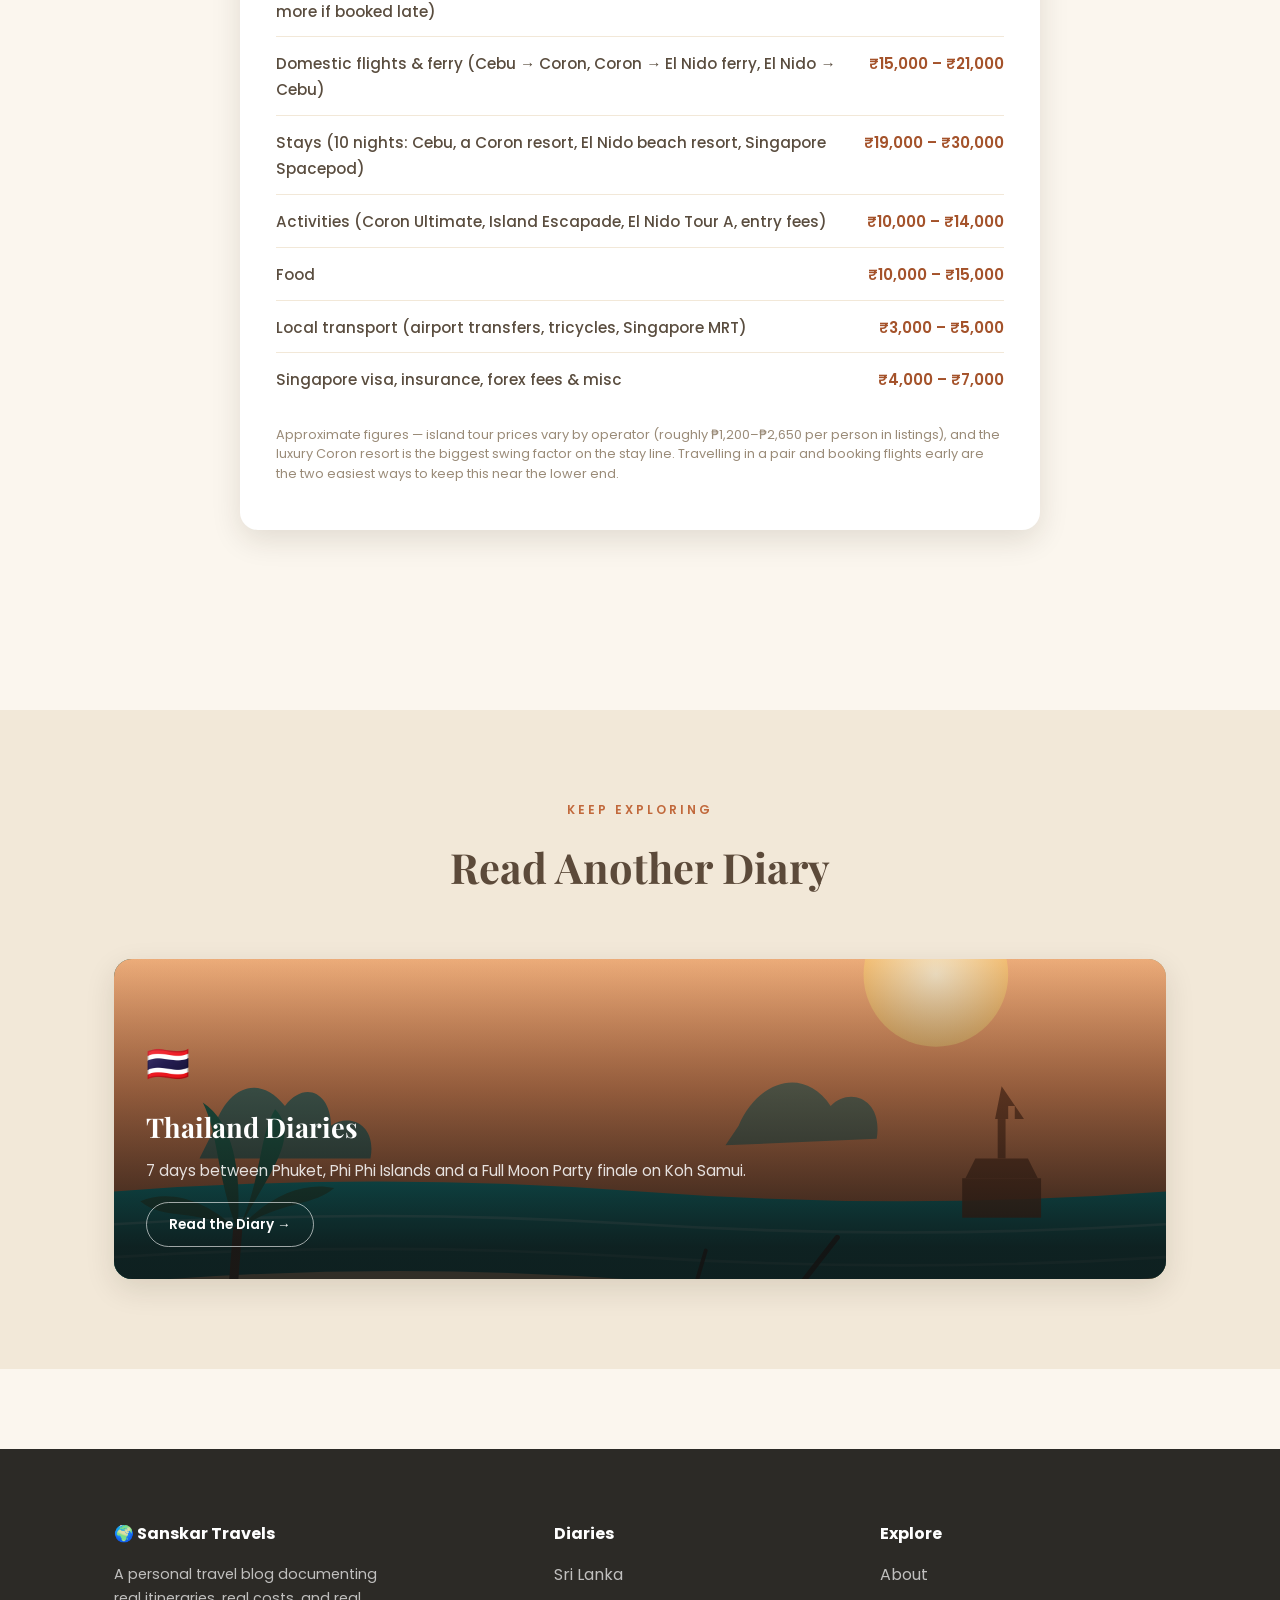
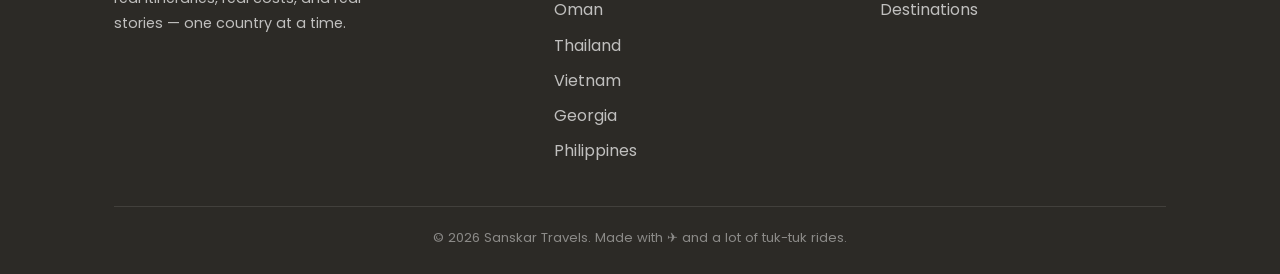
<file: philippines.html>
<!DOCTYPE html>
<html lang="en">
<head>
<meta charset="UTF-8">
<meta name="viewport" content="width=device-width, initial-scale=1.0">
<title>Philippines Diaries — Sanskar Travels</title>
<meta name="description" content="An 11-day Philippines itinerary: Cebu, Coron, El Nido and a Singapore stopover — with real day-by-day costs.">
<link rel="icon" href="data:image/svg+xml,<svg xmlns=%22http://www.w3.org/2000/svg%22 viewBox=%220 0 100 100%22><text y=%22.9em%22 font-size=%2280%22>🌍</text></svg>">
<link rel="stylesheet" href="styles.css">
</head>
<body>

<nav class="navbar">
  <div class="wrap">
    <a href="index.html" class="brand">🌍 Sanskar Travels</a>
    <div class="nav-links">
      <a href="index.html#destinations">Destinations</a>
      <a href="sri-lanka.html">Sri Lanka</a>
      <a href="oman.html">Oman</a>
      <a href="thailand.html">Thailand</a>
      <a href="vietnam.html">Vietnam</a>
      <a href="georgia.html">Georgia</a>
      <a href="philippines.html">Philippines</a>
      <a href="index.html#about">About</a>
    </div>
  </div>
</nav>

<header class="hero diary-hero philippines">
  <div class="hero-content">
    <div class="breadcrumb"><a href="index.html">Home</a> / Philippines Diaries</div>
    <div class="hero-eyebrow">🇵🇭 Lagoons, Limestone & Island Hopping</div>
    <h1>Philippines <em>Diaries</em></h1>
    <p>Eleven days across Cebu, Coron and El Nido — hidden lagoons, shipwreck snorkeling and monsoon-season sunsets — with a Singapore stopover to finish.</p>
    <div class="quick-facts">
      <div class="quick-fact"><span class="num">11</span><span class="label">Days</span></div>
      <div class="quick-fact"><span class="num">4</span><span class="label">Stops</span></div>
      <div class="quick-fact"><span class="num">PHP</span><span class="label">Currency</span></div>
      <div class="quick-fact"><span class="num">Visa</span><span class="label">Free*</span></div>
    </div>
  </div>
</header>

<section class="section">
  <div class="wrap">
    <div class="info-grid">
      <div class="info-card"><div class="icon">🗺</div><h4>Route</h4><p>Cebu → Coron → El Nido → Cebu → Singapore</p></div>
      <div class="info-card"><div class="icon">⛴</div><h4>Getting Around</h4><p>Domestic flights, a Coron–El Nido ferry, tricycles and island-hopping boats</p></div>
      <div class="info-card"><div class="icon">💰</div><h4>Currency</h4><p>Philippine Peso (PHP) — roughly ₹1.5 per peso</p></div>
      <div class="info-card"><div class="icon">🛂</div><h4>Entry</h4><p>*Philippines: 14-day visa-free (conditions apply). Singapore stopover: visa needed — see tips</p></div>
    </div>

    <div class="section-head">
      <div class="section-eyebrow">Day by Day</div>
      <h2>The Full Itinerary</h2>
      <p>Every stop, every cost, exactly how it happened.</p>
    </div>

    <div class="timeline">

      <div class="day-block">
        <span class="day-badge">Day 1 · 17–18 Oct</span>
        <h3>Mumbai → Singapore → Cebu</h3>
        <div class="day-card">
          <ul>
            <li>Took the 11:30 pm flight out of Mumbai, landing in Singapore at 7 am, then onward to Cebu by 3 pm</li>
            <li>Booked two months ahead on Singapore Airlines — round trip for two <span class="cost-chip">₹52,000 total</span></li>
            <li>Stayed at Amaris Bed &amp; Breakfast, about 10 minutes from Cebu airport — chosen purely for proximity, since the next day's Coron flight left in the afternoon</li>
            <li>Skipped Moalboal, which is where most travelers start their first leg</li>
            <li>Evening wandering the local neighbourhood and the mall; dinner at a café right in front of our stay</li>
          </ul>
          <img class="day-photo" src="images/philippines-photos/philippines-01.jpeg" alt="Clouds and sunlight seen from the plane window on the flight to Cebu" loading="lazy">
          <p class="day-photo-caption">Somewhere above the clouds on the way to Cebu.</p>
        </div>
      </div>

      <div class="day-block">
        <span class="day-badge">Day 2 · 19 Oct</span>
        <h3>Fly to Coron & Mount Tapyas Sunset</h3>
        <div class="day-card">
          <ul>
            <li>Breakfast at the hotel, then the 1:40 pm flight from Cebu to Coron</li>
            <li>Checked into Sunz En Coron Resort — a luxury stay, with the airport pickup arranged by the resort (about an hour's drive)</li>
            <li>Climbed Mount Tapyas — roughly 720+ steps — for a sunset over the whole town and bay; completely worth it</li>
            <li>Booked the Coron Ultimate Tour through Experience Expedition for the next day <span class="cost-chip">₱1,900/person</span></li>
            <li>Booked the Coron → El Nido ferry on arrival <span class="cost-chip">~₱3,000/person</span> — book early and check the schedule, as when we went it only ran on Thursdays</li>
            <li>Dinner at Verde Rekado, a fully vegetarian restaurant — a 10/10 spot, and one of the best places in town for a sunset with good food</li>
          </ul>
          <img class="day-photo" src="images/philippines-photos/philippines-04.jpeg" alt="Two travellers at the Mount Tapyas viewpoint above Coron Bay at dusk" loading="lazy">
          <p class="day-photo-caption">At the Mount Tapyas viewpoint over Coron Bay.</p>
        </div>
      </div>

      <div class="day-block">
        <span class="day-badge">Day 3 · 20 Oct</span>
        <h3>The Coron Ultimate Tour</h3>
        <div class="day-card">
          <ul>
            <li>Pickup at 8:30 am for the Coron Ultimate Tour — the best way to see Coron's islands in one day</li>
            <li>Snorkeling and kayaking, plus a dip into Barracuda Lake</li>
            <li>The Twin Lagoon was mesmerising</li>
            <li>Fed the fish at the Skeleton Wreck</li>
          </ul>
          <img class="day-photo" src="images/philippines-photos/philippines-02.jpeg" alt="Limestone cliffs rising above clear turquoise water on the Coron Ultimate Tour" loading="lazy">
          <p class="day-photo-caption">Limestone walls and glass-clear water on the Coron Ultimate Tour.</p>
        </div>
      </div>

      <div class="day-block">
        <span class="day-badge">Day 4 · 21 Oct</span>
        <h3>Island Escapade Tour</h3>
        <div class="day-card">
          <ul>
            <li>Pickup at 8 am for the Island Escapade Tour, which hits three stunning beaches</li>
            <li>Malcapuya Island was the standout of the three</li>
            <li><strong>The usual stops (varies by operator):</strong> Malcapuya Island, whose white sand is often compared to Boracay's; Bulog Dos, a sandbar that emerges at low tide; and Coco Beach, with hammocks and cottages for lazing around. Some operators swap in Banana Island (a crescent beach with coral snorkeling) or Ditaytayan sandbar (shallow water and views)</li>
            <li>Time at each stop varies — some groups linger at Coco Beach and get less time at Bulog Dos, so ask your operator about the split</li>
          </ul>
        </div>
      </div>

      <div class="day-block">
        <span class="day-badge">Day 5 · 22 Oct</span>
        <h3>Ferry to El Nido</h3>
        <div class="day-card">
          <ul>
            <li>6 am ferry from Coron to El Nido — about 5 hours on the water</li>
            <li>Checked into Coco Resort, a lovely spot right on Corong-Corong Beach</li>
            <li>Caught the sunset from the beach, then headed into town for dinner</li>
            <li>Booked Island Tour A for the next day — 7 Commando Beach, Shimizu Island, the Big and Small Lagoons, and the Secret Lagoon</li>
            <li><strong>Where to eat:</strong> Bellavita for the best pizza in town (right next door to Coco Resort), Verde for the best vegan food, and Happiness Beach Bar for the best Mediterranean</li>
          </ul>
        </div>
      </div>

      <div class="day-block">
        <span class="day-badge">Day 6 · 23 Oct</span>
        <h3>El Nido Island Tour A</h3>
        <div class="day-card">
          <ul>
            <li>Pickup at 8:30 am; back around 5 pm</li>
            <li>Bring aqua shoes with you — the rocky entries to the lagoons are much easier with them</li>
            <li><strong>Tour A stops:</strong> Big Lagoon, Secret Lagoon, Shimizu Island and 7 Commando Beach, with Payong-Payong Beach turning up on some runs. The order changes by operator and day, as boats reshuffle to dodge crowds</li>
            <li>Small Lagoon was on our tour, but some operators have since moved it over to Tour D — worth checking if it's on your must-see list</li>
          </ul>
          <img class="day-photo" src="images/philippines-photos/philippines-07.jpeg" alt="A narrow channel between two limestone cliffs in El Nido" loading="lazy">
          <p class="day-photo-caption">A narrow passage between limestone cliffs on the El Nido island tour.</p>
        </div>
      </div>

      <div class="day-block">
        <span class="day-badge">Day 7 · 24 Oct</span>
        <h3>A Proper Rest Day</h3>
        <div class="day-card">
          <ul>
            <li>Nothing planned — a deliberate rest day after back-to-back boat tours</li>
            <li>Sunset at Las Cabanas Beach</li>
          </ul>
          <img class="day-photo" src="images/philippines-photos/philippines-08.jpeg" alt="Two travellers on a beach at El Nido under a purple and pink dusk sky" loading="lazy">
          <p class="day-photo-caption">Dusk on the beach at El Nido, on the rest day.</p>
        </div>
      </div>

      <div class="day-block">
        <span class="day-badge">Day 8 · 25 Oct</span>
        <h3>The Buffer Day</h3>
        <div class="day-card">
          <ul>
            <li>Kept free on purpose — it was retreating monsoon season, so tours could easily get cancelled or delayed</li>
            <li>Use it either for Nacpan Beach or for Island Tour C</li>
            <li><strong>Tour C stops:</strong> Helicopter Island, Matinloc Shrine (one operator lists a ~₱200 entrance fee), Secret Beach and Hidden Beach. Some operators add Star Beach or Tapiutan Island, and the day runs roughly 6–9 hours depending on the operator</li>
          </ul>
        </div>
      </div>

      <div class="day-block">
        <span class="day-badge">Day 9 · 26 Oct</span>
        <h3>Back to Cebu</h3>
        <div class="day-card">
          <ul>
            <li>Afternoon flight from El Nido back to Cebu</li>
            <li>Reached in the evening and headed to the city centre for dinner</li>
          </ul>
        </div>
      </div>

      <div class="day-block">
        <span class="day-badge">Day 10 · 27 Oct</span>
        <h3>Cebu Churches & a Singapore Stopover</h3>
        <div class="day-card">
          <ul>
            <li>Morning visiting Cebu's churches before the flight out</li>
            <li>Landed in Singapore around 7 pm for a 24-hour stopover</li>
            <li>Went straight to the Spectra light and water show at 9 pm</li>
            <li>Booked a night at a Spacepod in Lavender</li>
            <li>Dinner at Lau Pa Sat</li>
          </ul>
        </div>
      </div>

      <div class="day-block">
        <span class="day-badge">Day 11 · 28 Oct</span>
        <h3>Gardens by the Bay & the Flight Home</h3>
        <div class="day-card">
          <ul>
            <li>Morning at Gardens by the Bay</li>
            <li>Haji Lane for its colourful lanes; lunch at Babylon Cafe Bar and Grill</li>
            <li>Flight back to India</li>
          </ul>
        </div>
      </div>

    </div>

    <div class="tips-box">
      <h3>💡 Travel Tips</h3>
      <ul>
        <li>Book flights early — we locked ours two months ahead to get the best Singapore Airlines fare.</li>
        <li>Book the Coron → El Nido ferry in advance and check the schedule; it doesn't sail every day.</li>
        <li>Pack aqua shoes for the El Nido lagoons.</li>
        <li>Build in a buffer day if you're travelling in retreating monsoon season (October) — tours get cancelled for weather.</li>
        <li>Indian passport holders can currently enter visa-free for up to 14 days (non-extendable), but you'll need confirmed accommodation, proof of funds, an onward ticket and an eTravel registration — confirm the latest rules with the Philippine Embassy before you fly.</li>
        <li><strong>Singapore stopover — visa:</strong> Indian passport holders need an approved visa before stepping out of the airport on a stopover; there's no visa-on-arrival or waiver, and the Singapore mission in Mumbai lists visa applications as required for Indian passport holders. Expect a passport valid 6+ months, a recent photo, and the application form, with typical processing of about 3–5 working days — so apply well ahead.</li>
        <li><strong>Singapore visa fee:</strong> sources disagree — roughly SGD 30 in some guides, about ₹2,100 per application in another citing the High Commission, plus agent charges if you use one. The fee is non-refundable even if the application is refused.</li>
        <li><strong>SG Arrival Card:</strong> separate from the visa and free — submit it online through the official ICA system shortly before you land, and carry your passport and a printout of the e-visa to immigration.</li>
        <li><strong>Transit-only:</strong> guides conflict on whether Indians can transit Changi without a visa, and one ties the 96-hour facility to holding a US/UK/Japan-type visa. If you won't leave the airport, confirm with ICA or the High Commission rather than trusting a blog — and note that a 24-hour stopover with a night out means you'll want the visa.</li>
        <li>Vegetarians and vegans are well served in Coron and El Nido — Verde Rekado and Verde are both excellent.</li>
      </ul>
    </div>

    <div class="tips-box" style="background: var(--brown); margin-top: 24px;">
      <h3>✨ Extra Recos I'd Add</h3>
      <ul>
        <li><strong>Kayangan Lake (Coron)</strong> — a staple of Coron's island-hopping circuit and worth confirming is on your tour.</li>
        <li><strong>Maquinit Hot Spring (Coron)</strong> — a saltwater hot spring that's a great way to wind down after a tour day.</li>
        <li><strong>AlFresco Coron</strong> — a rooftop with a good bay view for sunset, and vegan options on the menu.</li>
        <li><strong>Island Tour C (El Nido)</strong> — Secret Beach, Hidden Beach and Matinloc Shrine, with some of the best snorkeling; guides rate A and C as the top two tours.</li>
        <li><strong>Nacpan Beach (El Nido)</strong> — a long, quieter stretch of sand that makes a great buffer-day trip.</li>
        <li><strong>Moalboal (Cebu)</strong> — skipped on this trip, but a classic add-on for snorkeling if you have a spare day at the start.</li>
      </ul>
    </div>

    <div class="photo-gallery-head">
      <div class="section-eyebrow">From the Trip</div>
      <h2>A Few Frames Along the Way</h2>
    </div>
    <div class="photo-gallery">
      <img class="tall" src="images/philippines-photos/philippines-05.jpeg" alt="Dusk over Coron Bay and its boats, seen from above through bare branches" loading="lazy">
      <img src="images/philippines-photos/philippines-06.jpeg" alt="Orange and pink sunset behind the hills of Coron" loading="lazy">
      <img src="images/philippines-photos/philippines-12.jpeg" alt="Boats silhouetted on Coron's harbour at sunset" loading="lazy">
      <img class="tall" src="images/philippines-photos/philippines-03.jpeg" alt="Crystal-clear lagoon water below jungle-covered limestone cliffs" loading="lazy">
      <img src="images/philippines-photos/philippines-13.jpeg" alt="Dark limestone cliffs framing a channel under heavy clouds in El Nido" loading="lazy">
      <img src="images/philippines-photos/philippines-09.jpeg" alt="Pink and purple dusk over the islands off El Nido" loading="lazy">
      <img src="images/philippines-photos/philippines-10.jpeg" alt="Deep blue dusk over the water off El Nido with island silhouettes" loading="lazy">
      <img src="images/philippines-photos/philippines-11.jpeg" alt="Last light fading over the islands off El Nido" loading="lazy">
    </div>

    <div class="cost-summary">
      <h3>💰 Trip Cost Summary</h3>
      <p class="cost-note">What the itinerary adds up to, per person, with two travelers sharing rooms — your confirmed costs (flights, tours, ferry) are used where available; domestic flights, stays and food are estimated from current averages at roughly ₹1.5 per peso.</p>
      <div class="cost-total">
        <span class="amount">₹87,000 – ₹1,24,000</span>
        <span class="per">per person, all-in (~$1,050–$1,500)</span>
      </div>
      <div class="cost-breakdown">
        <div class="cost-row"><span class="label">International flights (Mumbai ↔ Cebu via Singapore; ₹26,000 actual, more if booked late)</span><span class="value">₹26,000 – ₹32,000</span></div>
        <div class="cost-row"><span class="label">Domestic flights &amp; ferry (Cebu → Coron, Coron → El Nido ferry, El Nido → Cebu)</span><span class="value">₹15,000 – ₹21,000</span></div>
        <div class="cost-row"><span class="label">Stays (10 nights: Cebu, a Coron resort, El Nido beach resort, Singapore Spacepod)</span><span class="value">₹19,000 – ₹30,000</span></div>
        <div class="cost-row"><span class="label">Activities (Coron Ultimate, Island Escapade, El Nido Tour A, entry fees)</span><span class="value">₹10,000 – ₹14,000</span></div>
        <div class="cost-row"><span class="label">Food</span><span class="value">₹10,000 – ₹15,000</span></div>
        <div class="cost-row"><span class="label">Local transport (airport transfers, tricycles, Singapore MRT)</span><span class="value">₹3,000 – ₹5,000</span></div>
        <div class="cost-row"><span class="label">Singapore visa, insurance, forex fees &amp; misc</span><span class="value">₹4,000 – ₹7,000</span></div>
      </div>
      <p class="disclaimer">Approximate figures — island tour prices vary by operator (roughly ₱1,200–₱2,650 per person in listings), and the luxury Coron resort is the biggest swing factor on the stay line. Travelling in a pair and booking flights early are the two easiest ways to keep this near the lower end.</p>
    </div>

  </div>
</section>

<section class="section section-alt other-diary">
  <div class="wrap">
    <div class="section-head">
      <div class="section-eyebrow">Keep Exploring</div>
      <h2>Read Another Diary</h2>
    </div>
    <a href="thailand.html" class="dest-card">
      <div class="bg thai-bg"></div>
      <div class="overlay"></div>
      <div class="content">
        <div class="dest-flag">🇹🇭</div>
        <h3>Thailand Diaries</h3>
        <p>7 days between Phuket, Phi Phi Islands and a Full Moon Party finale on Koh Samui.</p>
        <span class="btn btn-outline">Read the Diary →</span>
      </div>
    </a>
  </div>
</section>

<footer>
  <div class="wrap">
    <div class="footer-grid">
      <div>
        <h4>🌍 Sanskar Travels</h4>
        <p style="max-width:280px; font-size:0.9rem;">A personal travel blog documenting real itineraries, real costs, and real stories — one country at a time.</p>
      </div>
      <div>
        <h4>Diaries</h4>
        <ul>
          <li><a href="sri-lanka.html">Sri Lanka</a></li>
          <li><a href="oman.html">Oman</a></li>
          <li><a href="thailand.html">Thailand</a></li>
          <li><a href="vietnam.html">Vietnam</a></li>
          <li><a href="georgia.html">Georgia</a></li>
          <li><a href="philippines.html">Philippines</a></li>
        </ul>
      </div>
      <div>
        <h4>Explore</h4>
        <ul>
          <li><a href="index.html#about">About</a></li>
          <li><a href="index.html#destinations">Destinations</a></li>
        </ul>
      </div>
    </div>
    <div class="footer-bottom">© 2026 Sanskar Travels. Made with ✈ and a lot of tuk-tuk rides.</div>
  </div>
</footer>

</body>
</html>
</file>
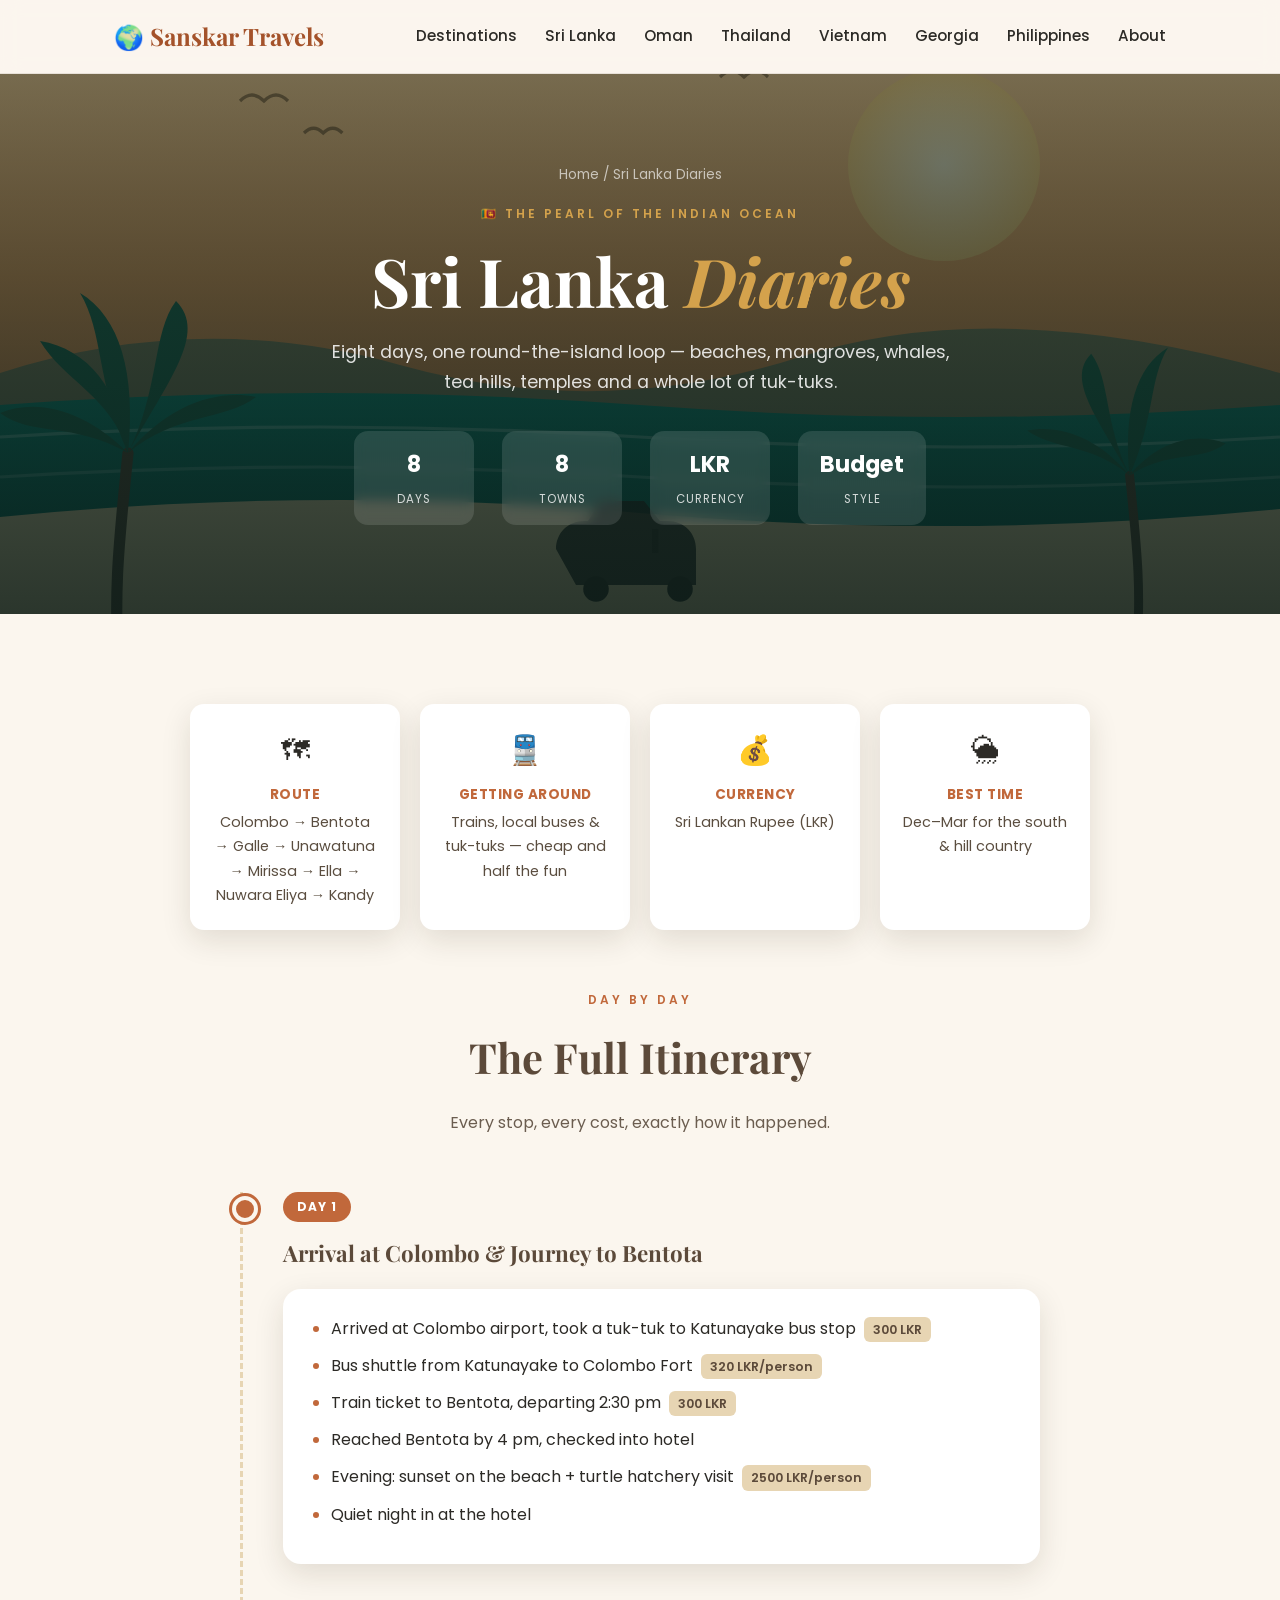
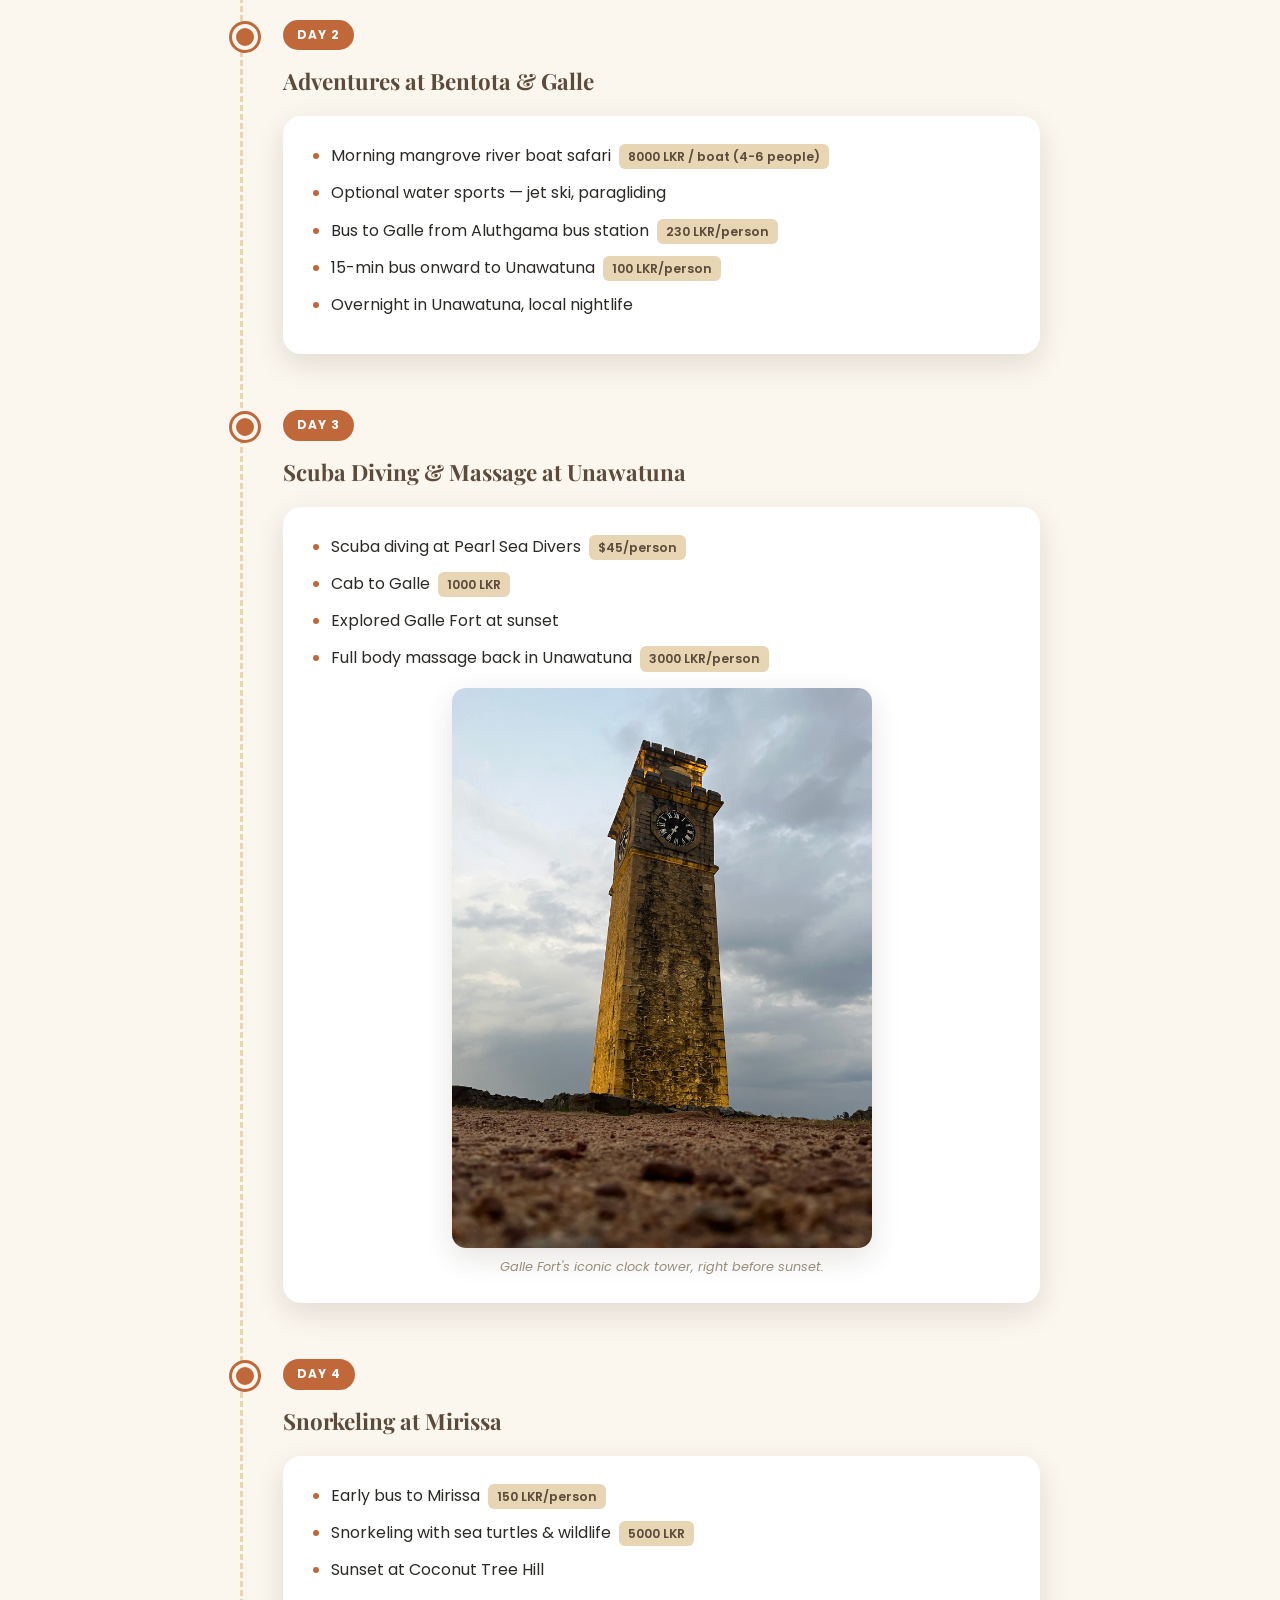
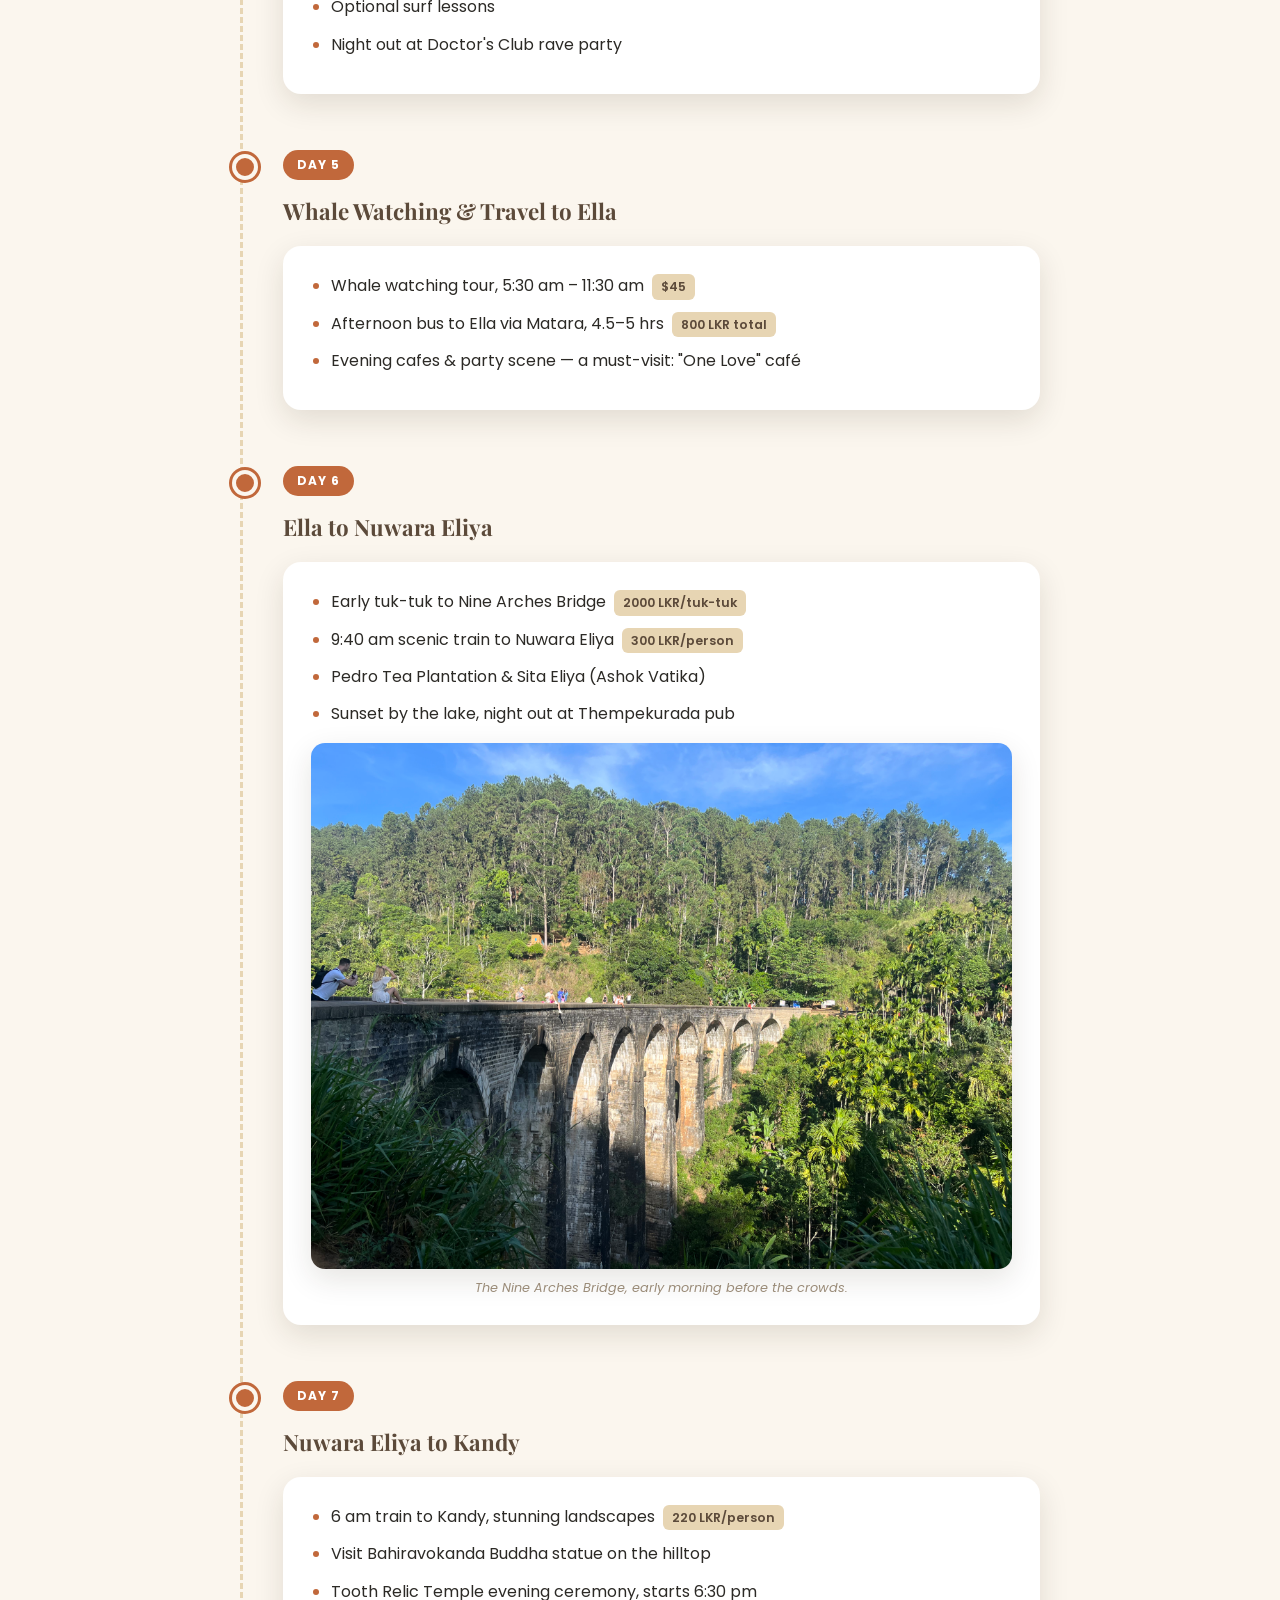
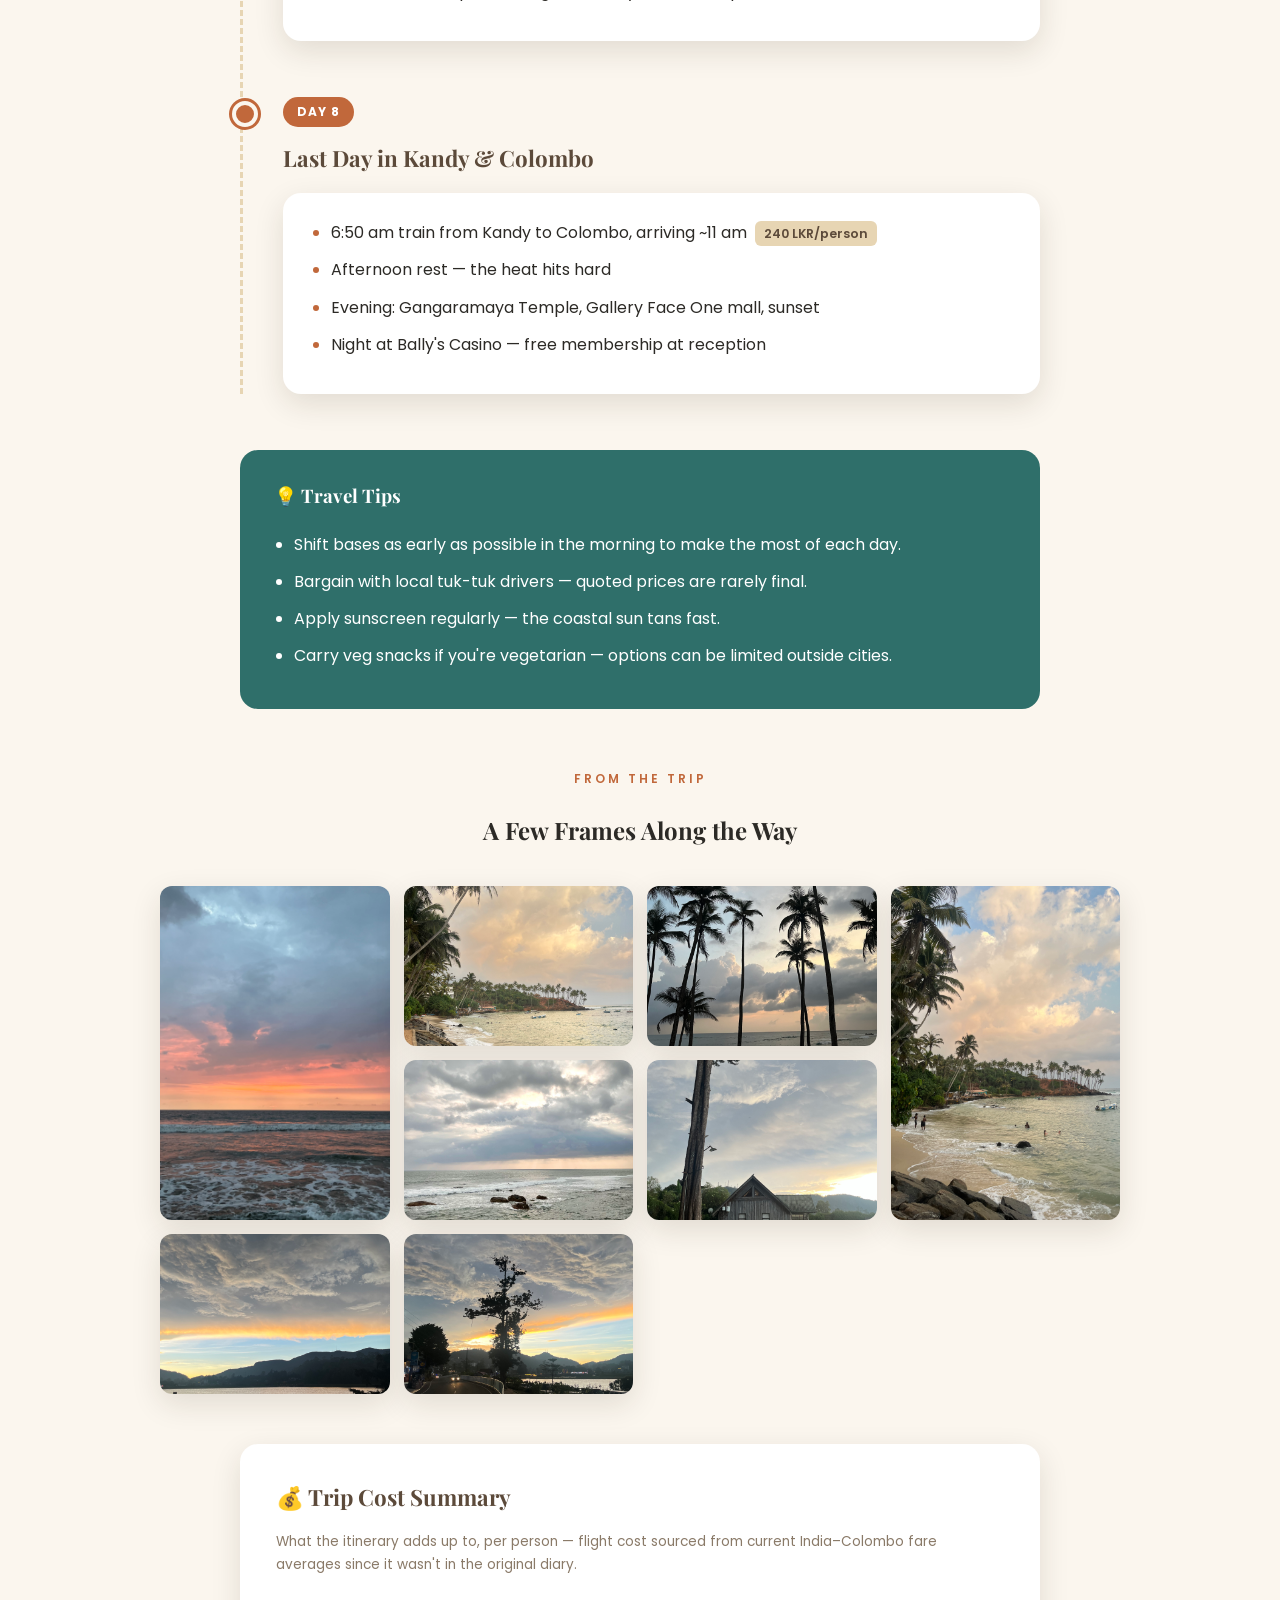
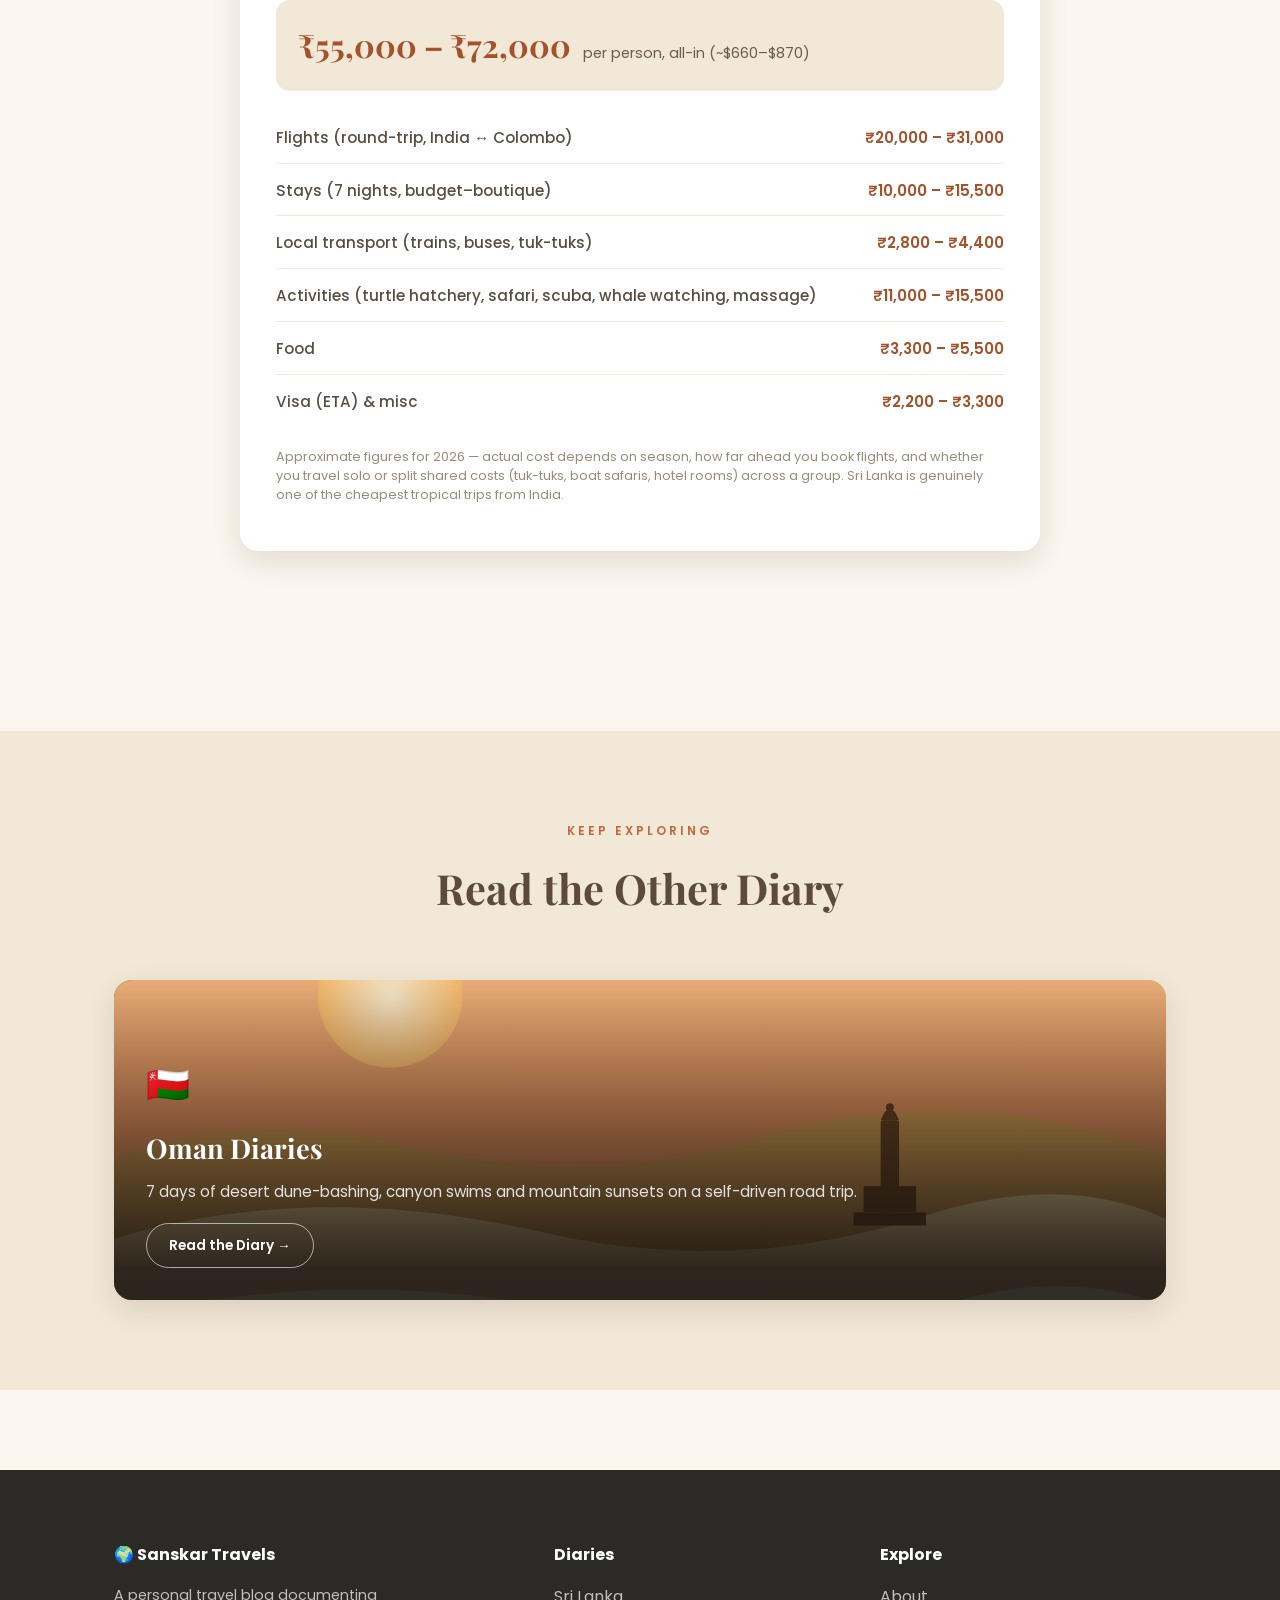
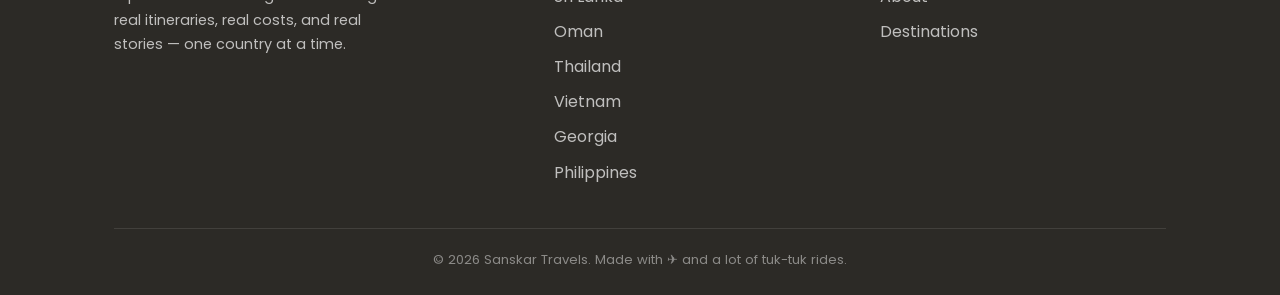
<file: sri-lanka.html>
<!DOCTYPE html>
<html lang="en">
<head>
<meta charset="UTF-8">
<meta name="viewport" content="width=device-width, initial-scale=1.0">
<title>Sri Lanka Diaries — Sanskar Travels</title>
<meta name="description" content="An 8-day Sri Lanka itinerary: Colombo, Bentota, Galle, Unawatuna, Mirissa, Ella, Nuwara Eliya and Kandy — with real day-by-day costs.">
<link rel="icon" href="data:image/svg+xml,<svg xmlns=%22http://www.w3.org/2000/svg%22 viewBox=%220 0 100 100%22><text y=%22.9em%22 font-size=%2280%22>🌍</text></svg>">
<link rel="stylesheet" href="styles.css">
</head>
<body>

<nav class="navbar">
  <div class="wrap">
    <a href="index.html" class="brand">🌍 Sanskar Travels</a>
    <div class="nav-links">
      <a href="index.html#destinations">Destinations</a>
      <a href="sri-lanka.html">Sri Lanka</a>
      <a href="oman.html">Oman</a>
      <a href="thailand.html">Thailand</a>
      <a href="vietnam.html">Vietnam</a>
      <a href="georgia.html">Georgia</a>
      <a href="philippines.html">Philippines</a>
      <a href="index.html#about">About</a>
    </div>
  </div>
</nav>

<header class="hero diary-hero sri">
  <div class="hero-content">
    <div class="breadcrumb"><a href="index.html">Home</a> / Sri Lanka Diaries</div>
    <div class="hero-eyebrow">🇱🇰 The Pearl of the Indian Ocean</div>
    <h1>Sri Lanka <em>Diaries</em></h1>
    <p>Eight days, one round-the-island loop — beaches, mangroves, whales, tea hills, temples and a whole lot of tuk-tuks.</p>
    <div class="quick-facts">
      <div class="quick-fact"><span class="num">8</span><span class="label">Days</span></div>
      <div class="quick-fact"><span class="num">8</span><span class="label">Towns</span></div>
      <div class="quick-fact"><span class="num">LKR</span><span class="label">Currency</span></div>
      <div class="quick-fact"><span class="num">Budget</span><span class="label">Style</span></div>
    </div>
  </div>
</header>

<section class="section">
  <div class="wrap">
    <div class="info-grid">
      <div class="info-card"><div class="icon">🗺</div><h4>Route</h4><p>Colombo → Bentota → Galle → Unawatuna → Mirissa → Ella → Nuwara Eliya → Kandy</p></div>
      <div class="info-card"><div class="icon">🚆</div><h4>Getting Around</h4><p>Trains, local buses &amp; tuk-tuks — cheap and half the fun</p></div>
      <div class="info-card"><div class="icon">💰</div><h4>Currency</h4><p>Sri Lankan Rupee (LKR)</p></div>
      <div class="info-card"><div class="icon">🌦</div><h4>Best Time</h4><p>Dec–Mar for the south &amp; hill country</p></div>
    </div>

    <div class="section-head">
      <div class="section-eyebrow">Day by Day</div>
      <h2>The Full Itinerary</h2>
      <p>Every stop, every cost, exactly how it happened.</p>
    </div>

    <div class="timeline">

      <div class="day-block">
        <span class="day-badge">Day 1</span>
        <h3>Arrival at Colombo & Journey to Bentota</h3>
        <div class="day-card">
          <ul>
            <li>Arrived at Colombo airport, took a tuk-tuk to Katunayake bus stop <span class="cost-chip">300 LKR</span></li>
            <li>Bus shuttle from Katunayake to Colombo Fort <span class="cost-chip">320 LKR/person</span></li>
            <li>Train ticket to Bentota, departing 2:30 pm <span class="cost-chip">300 LKR</span></li>
            <li>Reached Bentota by 4 pm, checked into hotel</li>
            <li>Evening: sunset on the beach + turtle hatchery visit <span class="cost-chip">2500 LKR/person</span></li>
            <li>Quiet night in at the hotel</li>
          </ul>
        </div>
      </div>

      <div class="day-block">
        <span class="day-badge">Day 2</span>
        <h3>Adventures at Bentota & Galle</h3>
        <div class="day-card">
          <ul>
            <li>Morning mangrove river boat safari <span class="cost-chip">8000 LKR / boat (4-6 people)</span></li>
            <li>Optional water sports — jet ski, paragliding</li>
            <li>Bus to Galle from Aluthgama bus station <span class="cost-chip">230 LKR/person</span></li>
            <li>15-min bus onward to Unawatuna <span class="cost-chip">100 LKR/person</span></li>
            <li>Overnight in Unawatuna, local nightlife</li>
          </ul>
        </div>
      </div>

      <div class="day-block">
        <span class="day-badge">Day 3</span>
        <h3>Scuba Diving & Massage at Unawatuna</h3>
        <div class="day-card">
          <ul>
            <li>Scuba diving at Pearl Sea Divers <span class="cost-chip">$45/person</span></li>
            <li>Cab to Galle <span class="cost-chip">1000 LKR</span></li>
            <li>Explored Galle Fort at sunset</li>
            <li>Full body massage back in Unawatuna <span class="cost-chip">3000 LKR/person</span></li>
          </ul>
          <img class="day-photo" src="images/sri-lanka-photos/IMG_0412.jpeg" alt="The clock tower at Galle Fort" loading="lazy">
          <p class="day-photo-caption">Galle Fort's iconic clock tower, right before sunset.</p>
        </div>
      </div>

      <div class="day-block">
        <span class="day-badge">Day 4</span>
        <h3>Snorkeling at Mirissa</h3>
        <div class="day-card">
          <ul>
            <li>Early bus to Mirissa <span class="cost-chip">150 LKR/person</span></li>
            <li>Snorkeling with sea turtles & wildlife <span class="cost-chip">5000 LKR</span></li>
            <li>Sunset at Coconut Tree Hill</li>
            <li>Optional surf lessons</li>
            <li>Night out at Doctor's Club rave party</li>
          </ul>
        </div>
      </div>

      <div class="day-block">
        <span class="day-badge">Day 5</span>
        <h3>Whale Watching & Travel to Ella</h3>
        <div class="day-card">
          <ul>
            <li>Whale watching tour, 5:30 am – 11:30 am <span class="cost-chip">$45</span></li>
            <li>Afternoon bus to Ella via Matara, 4.5–5 hrs <span class="cost-chip">800 LKR total</span></li>
            <li>Evening cafes & party scene — a must-visit: "One Love" café</li>
          </ul>
        </div>
      </div>

      <div class="day-block">
        <span class="day-badge">Day 6</span>
        <h3>Ella to Nuwara Eliya</h3>
        <div class="day-card">
          <ul>
            <li>Early tuk-tuk to Nine Arches Bridge <span class="cost-chip">2000 LKR/tuk-tuk</span></li>
            <li>9:40 am scenic train to Nuwara Eliya <span class="cost-chip">300 LKR/person</span></li>
            <li>Pedro Tea Plantation & Sita Eliya (Ashok Vatika)</li>
            <li>Sunset by the lake, night out at Thempekurada pub</li>
          </ul>
          <img class="day-photo" src="images/sri-lanka-photos/IMG_0683.jpeg" alt="The Nine Arches Bridge near Ella, surrounded by jungle" loading="lazy">
          <p class="day-photo-caption">The Nine Arches Bridge, early morning before the crowds.</p>
        </div>
      </div>

      <div class="day-block">
        <span class="day-badge">Day 7</span>
        <h3>Nuwara Eliya to Kandy</h3>
        <div class="day-card">
          <ul>
            <li>6 am train to Kandy, stunning landscapes <span class="cost-chip">220 LKR/person</span></li>
            <li>Visit Bahiravokanda Buddha statue on the hilltop</li>
            <li>Tooth Relic Temple evening ceremony, starts 6:30 pm</li>
          </ul>
        </div>
      </div>

      <div class="day-block">
        <span class="day-badge">Day 8</span>
        <h3>Last Day in Kandy & Colombo</h3>
        <div class="day-card">
          <ul>
            <li>6:50 am train from Kandy to Colombo, arriving ~11 am <span class="cost-chip">240 LKR/person</span></li>
            <li>Afternoon rest — the heat hits hard</li>
            <li>Evening: Gangaramaya Temple, Gallery Face One mall, sunset</li>
            <li>Night at Bally's Casino — free membership at reception</li>
          </ul>
        </div>
      </div>

    </div>

    <div class="tips-box">
      <h3>💡 Travel Tips</h3>
      <ul>
        <li>Shift bases as early as possible in the morning to make the most of each day.</li>
        <li>Bargain with local tuk-tuk drivers — quoted prices are rarely final.</li>
        <li>Apply sunscreen regularly — the coastal sun tans fast.</li>
        <li>Carry veg snacks if you're vegetarian — options can be limited outside cities.</li>
      </ul>
    </div>

    <div class="photo-gallery-head">
      <div class="section-eyebrow">From the Trip</div>
      <h2>A Few Frames Along the Way</h2>
    </div>
    <div class="photo-gallery">
      <img class="tall" src="images/sri-lanka-photos/IMG_9889.jpeg" alt="Dramatic sunset over the Indian Ocean" loading="lazy">
      <img src="images/sri-lanka-photos/IMG_0520.jpeg" alt="Palm-fringed beach with fishing boats at dusk" loading="lazy">
      <img src="images/sri-lanka-photos/IMG_0561.jpeg" alt="Coconut palms silhouetted against a cloudy sky" loading="lazy">
      <img class="tall" src="images/sri-lanka-photos/IMG_0524.jpeg" alt="Swimmers at a palm-lined beach in the evening" loading="lazy">
      <img src="images/sri-lanka-photos/IMG_0327.jpeg" alt="Moody skies over a rocky southern coastline" loading="lazy">
      <img src="images/sri-lanka-photos/IMG_0852.jpeg" alt="A wooden cabin stay in the Nuwara Eliya hill country" loading="lazy">
      <img src="images/sri-lanka-photos/IMG_0857.jpeg" alt="Sunset over the green hills of Nuwara Eliya" loading="lazy">
      <img src="images/sri-lanka-photos/IMG_0859.jpeg" alt="Gregory Lake at dusk in Nuwara Eliya" loading="lazy">
    </div>

    <div class="cost-summary">
      <h3>💰 Trip Cost Summary</h3>
      <p class="cost-note">What the itinerary adds up to, per person — flight cost sourced from current India–Colombo fare averages since it wasn't in the original diary.</p>
      <div class="cost-total">
        <span class="amount">₹55,000 – ₹72,000</span>
        <span class="per">per person, all-in (~$660–$870)</span>
      </div>
      <div class="cost-breakdown">
        <div class="cost-row"><span class="label">Flights (round-trip, India ↔ Colombo)</span><span class="value">₹20,000 – ₹31,000</span></div>
        <div class="cost-row"><span class="label">Stays (7 nights, budget–boutique)</span><span class="value">₹10,000 – ₹15,500</span></div>
        <div class="cost-row"><span class="label">Local transport (trains, buses, tuk-tuks)</span><span class="value">₹2,800 – ₹4,400</span></div>
        <div class="cost-row"><span class="label">Activities (turtle hatchery, safari, scuba, whale watching, massage)</span><span class="value">₹11,000 – ₹15,500</span></div>
        <div class="cost-row"><span class="label">Food</span><span class="value">₹3,300 – ₹5,500</span></div>
        <div class="cost-row"><span class="label">Visa (ETA) &amp; misc</span><span class="value">₹2,200 – ₹3,300</span></div>
      </div>
      <p class="disclaimer">Approximate figures for 2026 — actual cost depends on season, how far ahead you book flights, and whether you travel solo or split shared costs (tuk-tuks, boat safaris, hotel rooms) across a group. Sri Lanka is genuinely one of the cheapest tropical trips from India.</p>
    </div>

  </div>
</section>

<section class="section section-alt other-diary">
  <div class="wrap">
    <div class="section-head">
      <div class="section-eyebrow">Keep Exploring</div>
      <h2>Read the Other Diary</h2>
    </div>
    <a href="oman.html" class="dest-card">
      <div class="bg oman-bg"></div>
      <div class="overlay"></div>
      <div class="content">
        <div class="dest-flag">🇴🇲</div>
        <h3>Oman Diaries</h3>
        <p>7 days of desert dune-bashing, canyon swims and mountain sunsets on a self-driven road trip.</p>
        <span class="btn btn-outline">Read the Diary →</span>
      </div>
    </a>
  </div>
</section>

<footer>
  <div class="wrap">
    <div class="footer-grid">
      <div>
        <h4>🌍 Sanskar Travels</h4>
        <p style="max-width:280px; font-size:0.9rem;">A personal travel blog documenting real itineraries, real costs, and real stories — one country at a time.</p>
      </div>
      <div>
        <h4>Diaries</h4>
        <ul>
          <li><a href="sri-lanka.html">Sri Lanka</a></li>
          <li><a href="oman.html">Oman</a></li>
          <li><a href="thailand.html">Thailand</a></li>
          <li><a href="vietnam.html">Vietnam</a></li>
          <li><a href="georgia.html">Georgia</a></li>
          <li><a href="philippines.html">Philippines</a></li>
        </ul>
      </div>
      <div>
        <h4>Explore</h4>
        <ul>
          <li><a href="index.html#about">About</a></li>
          <li><a href="index.html#destinations">Destinations</a></li>
        </ul>
      </div>
    </div>
    <div class="footer-bottom">© 2026 Sanskar Travels. Made with ✈ and a lot of tuk-tuk rides.</div>
  </div>
</footer>

</body>
</html>
</file>
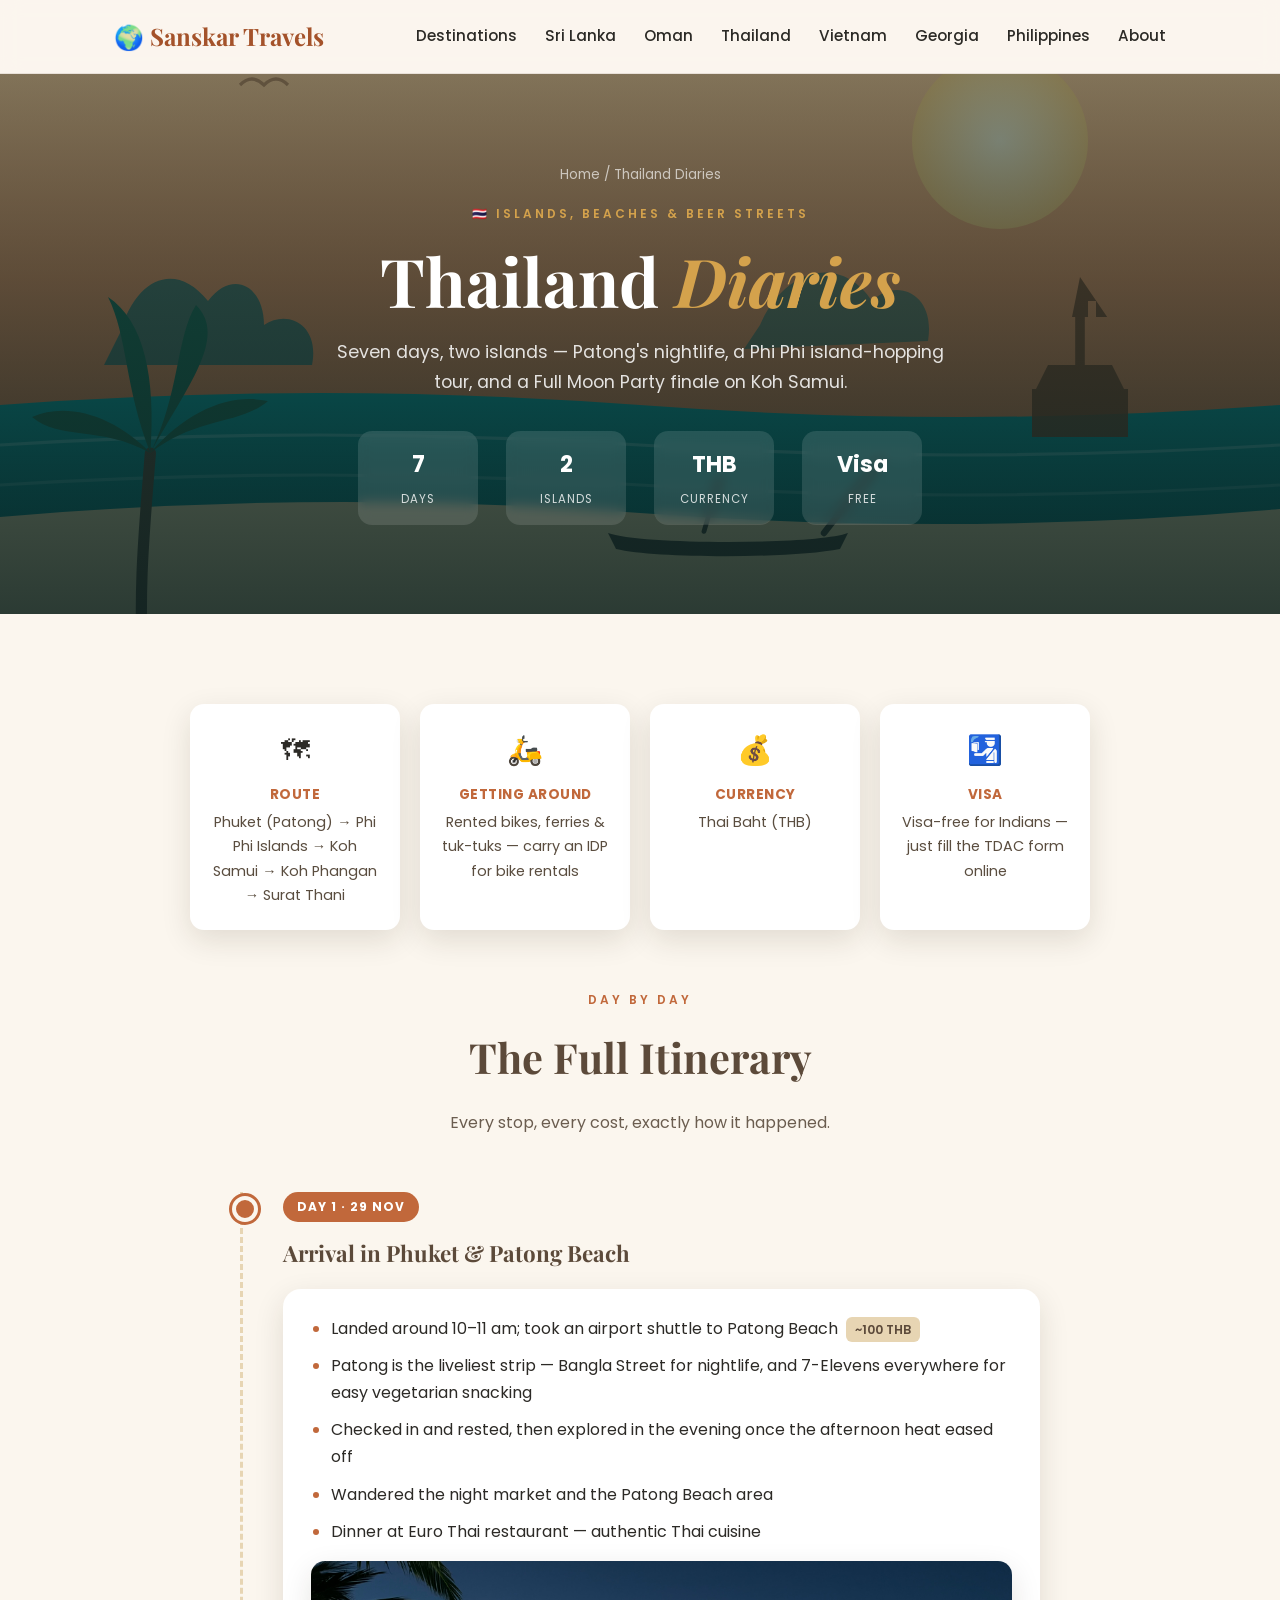
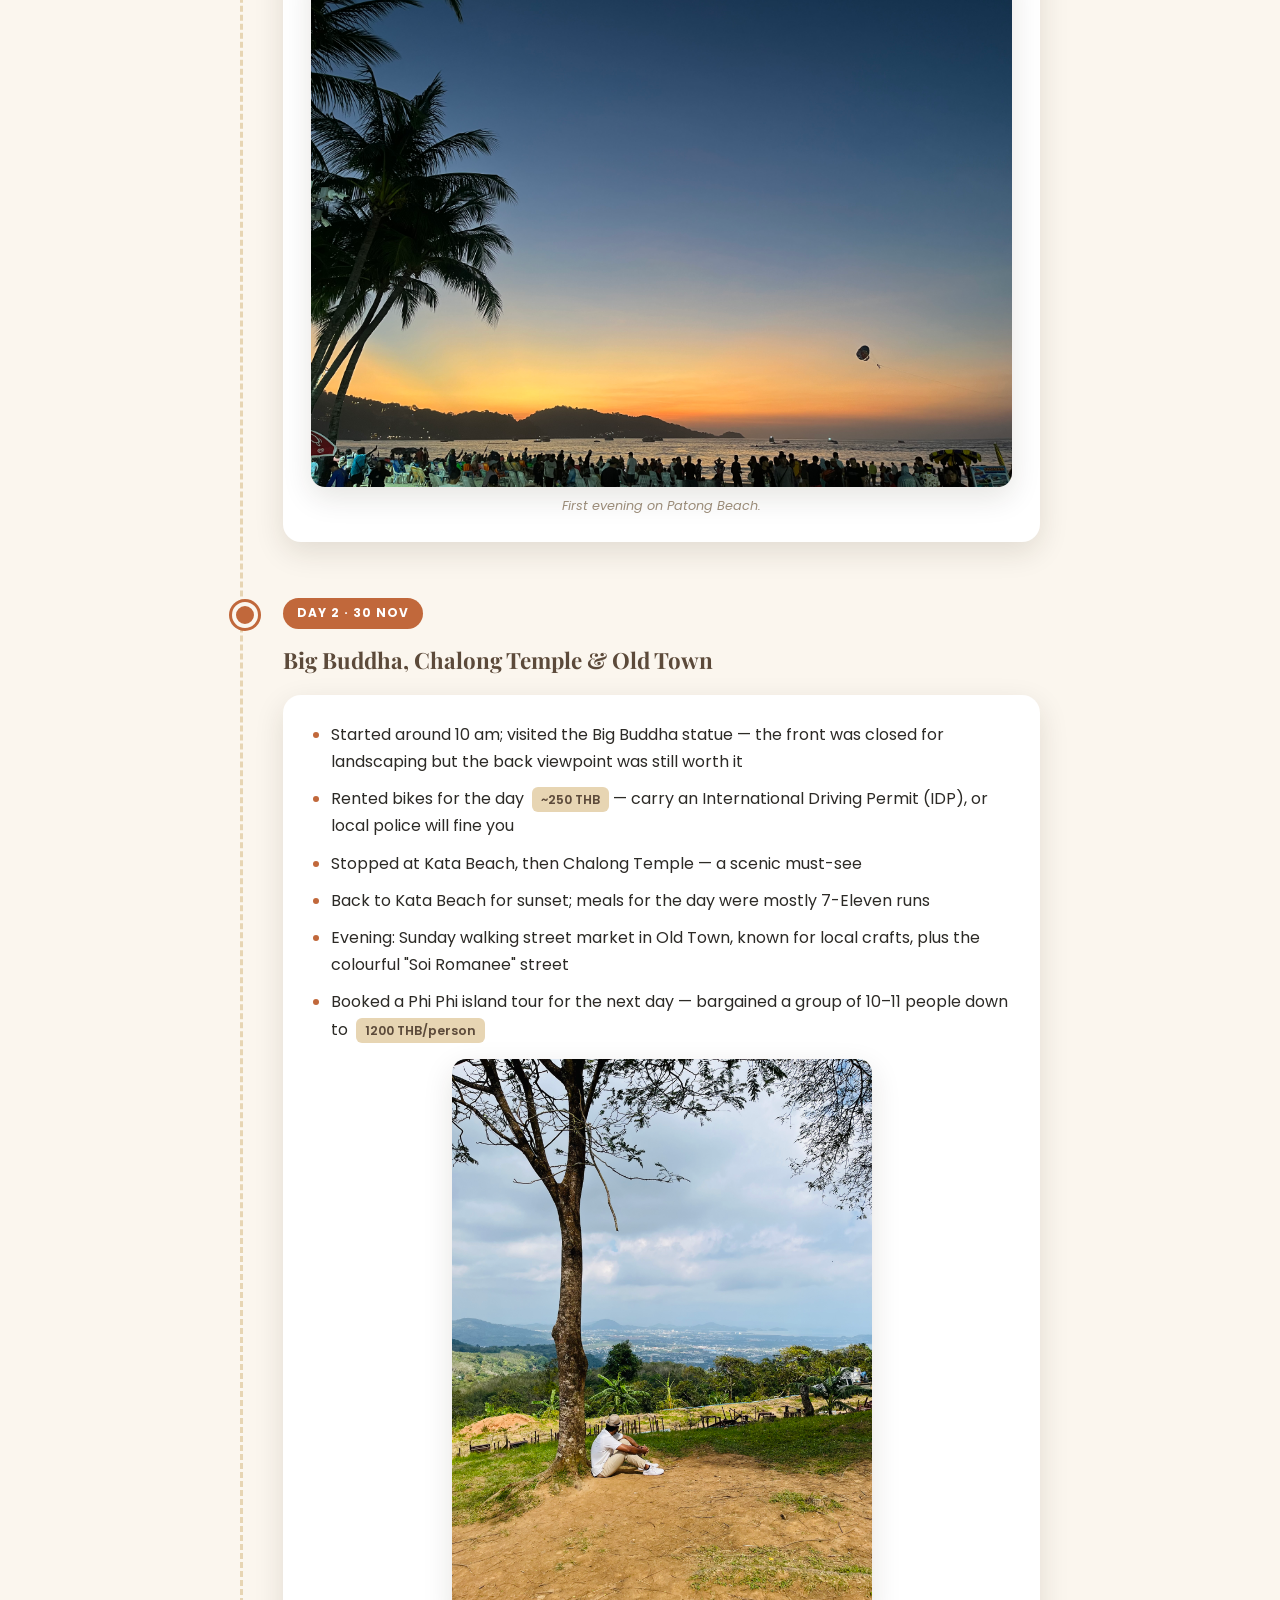
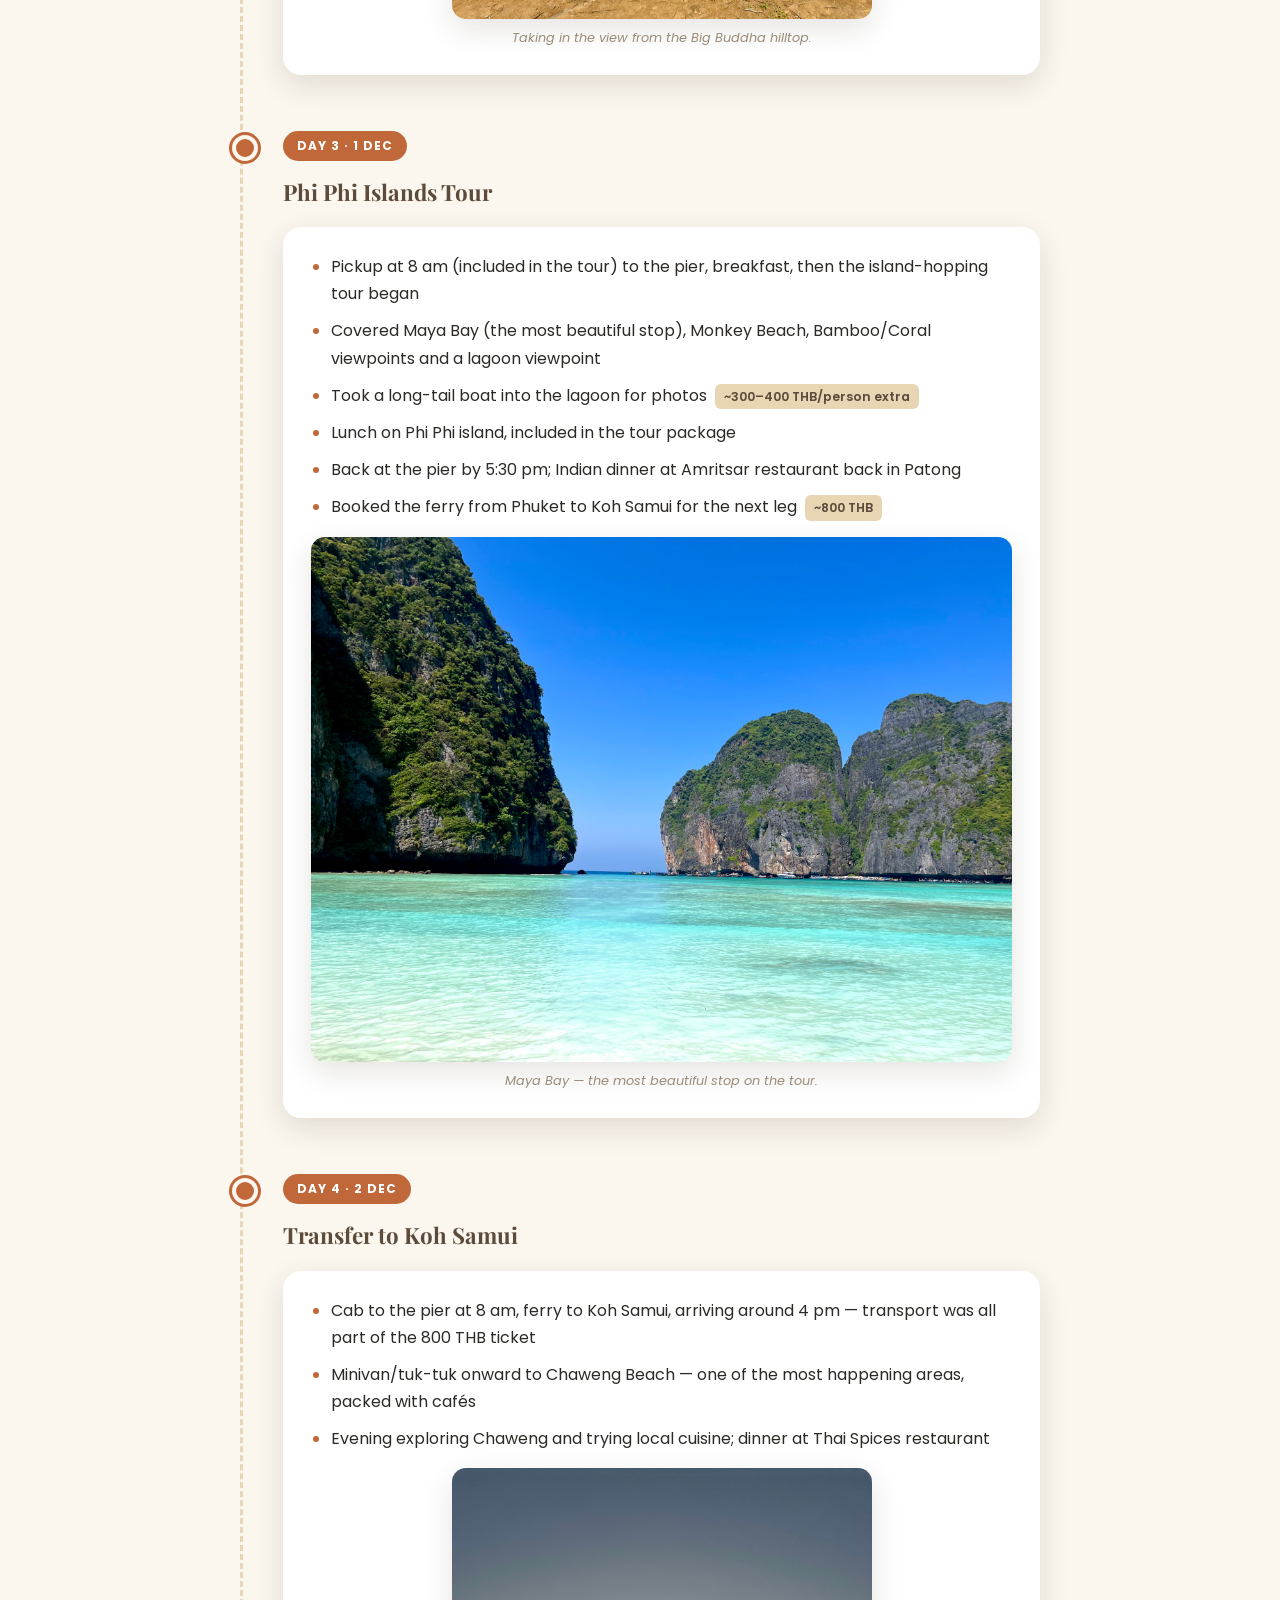
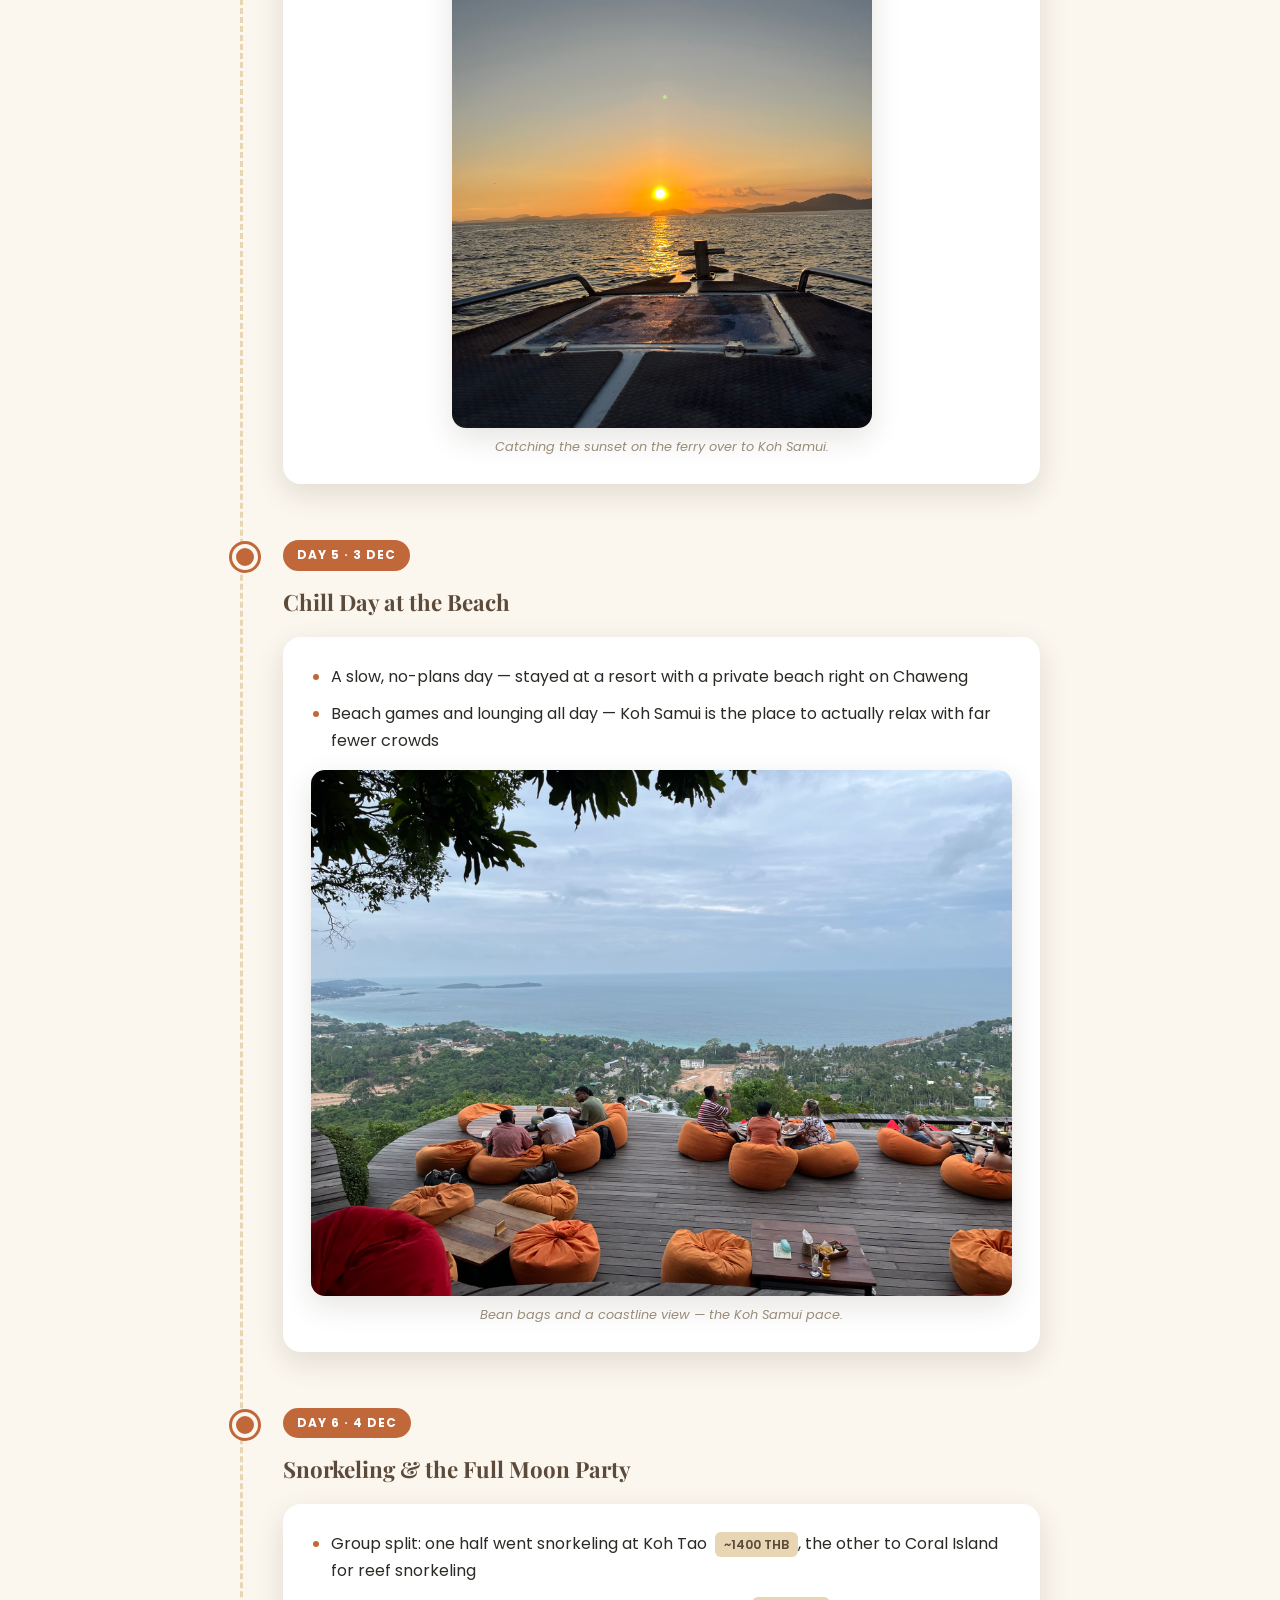
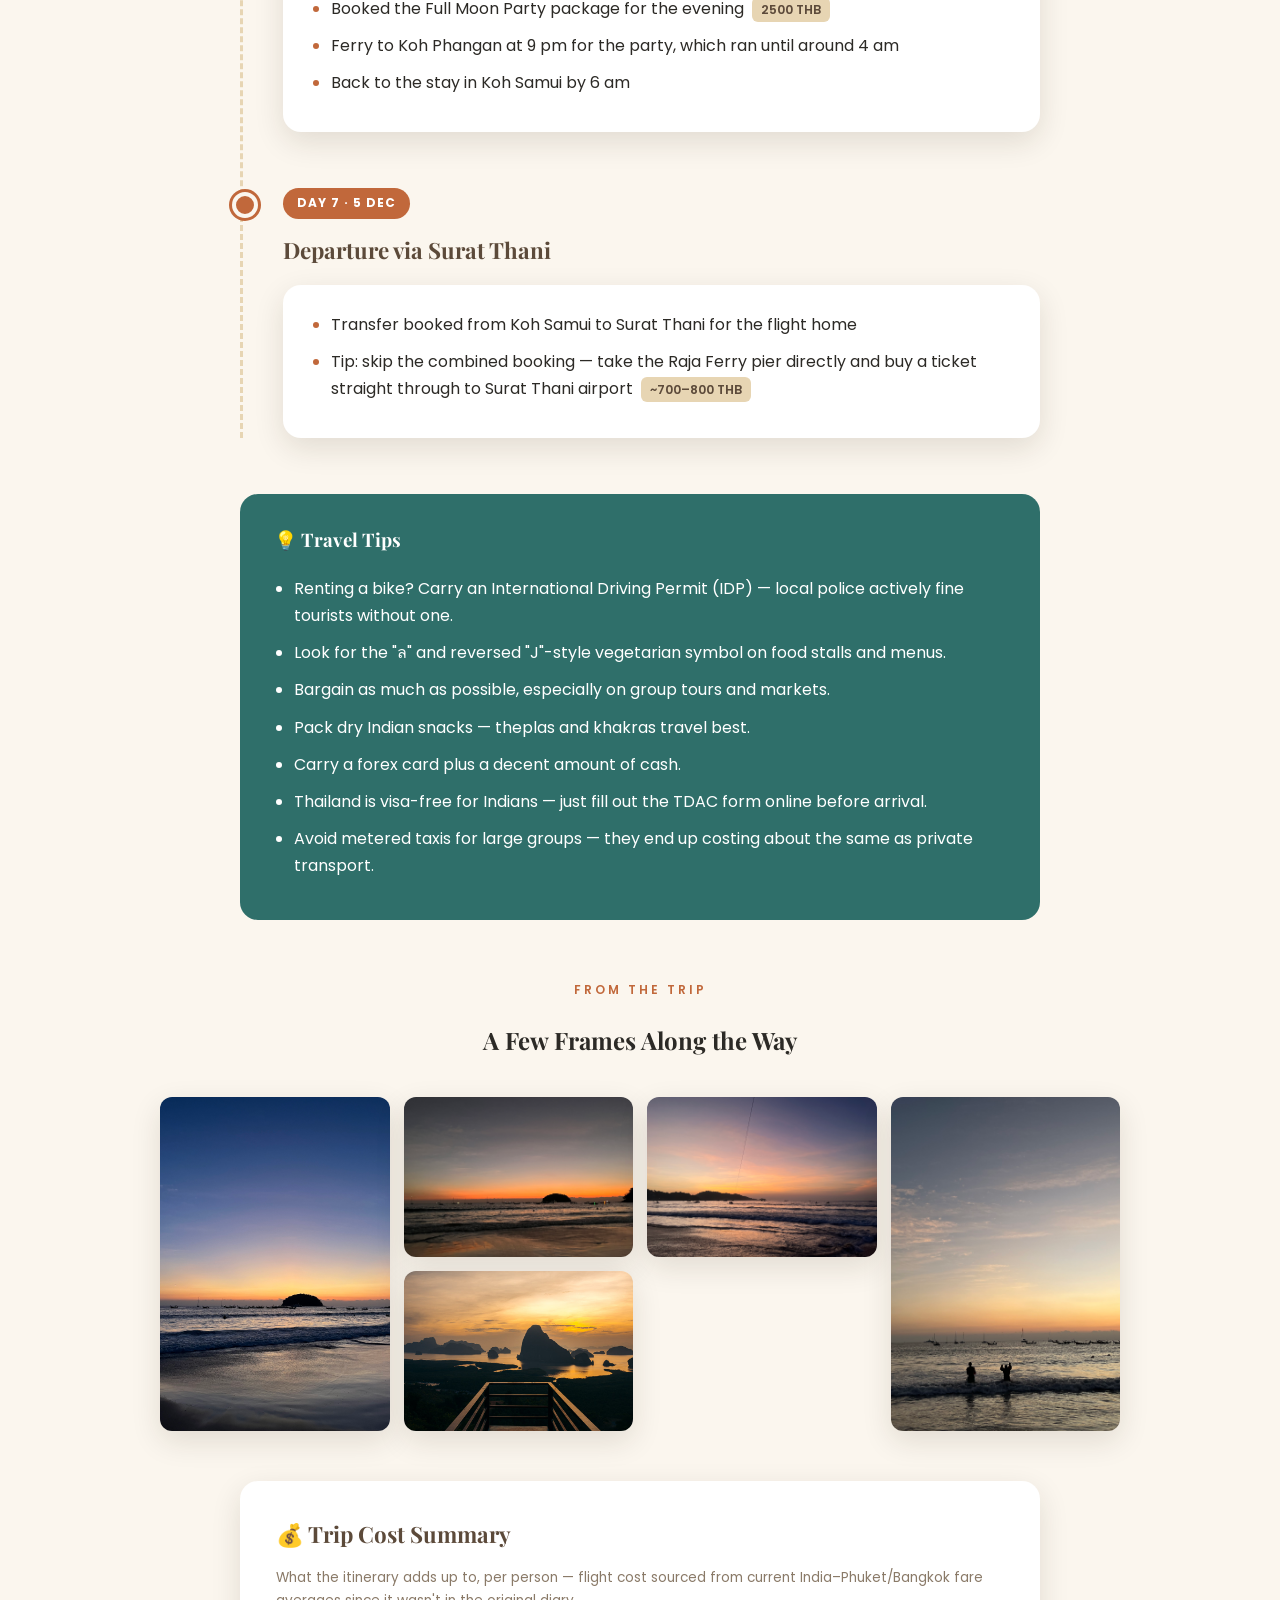
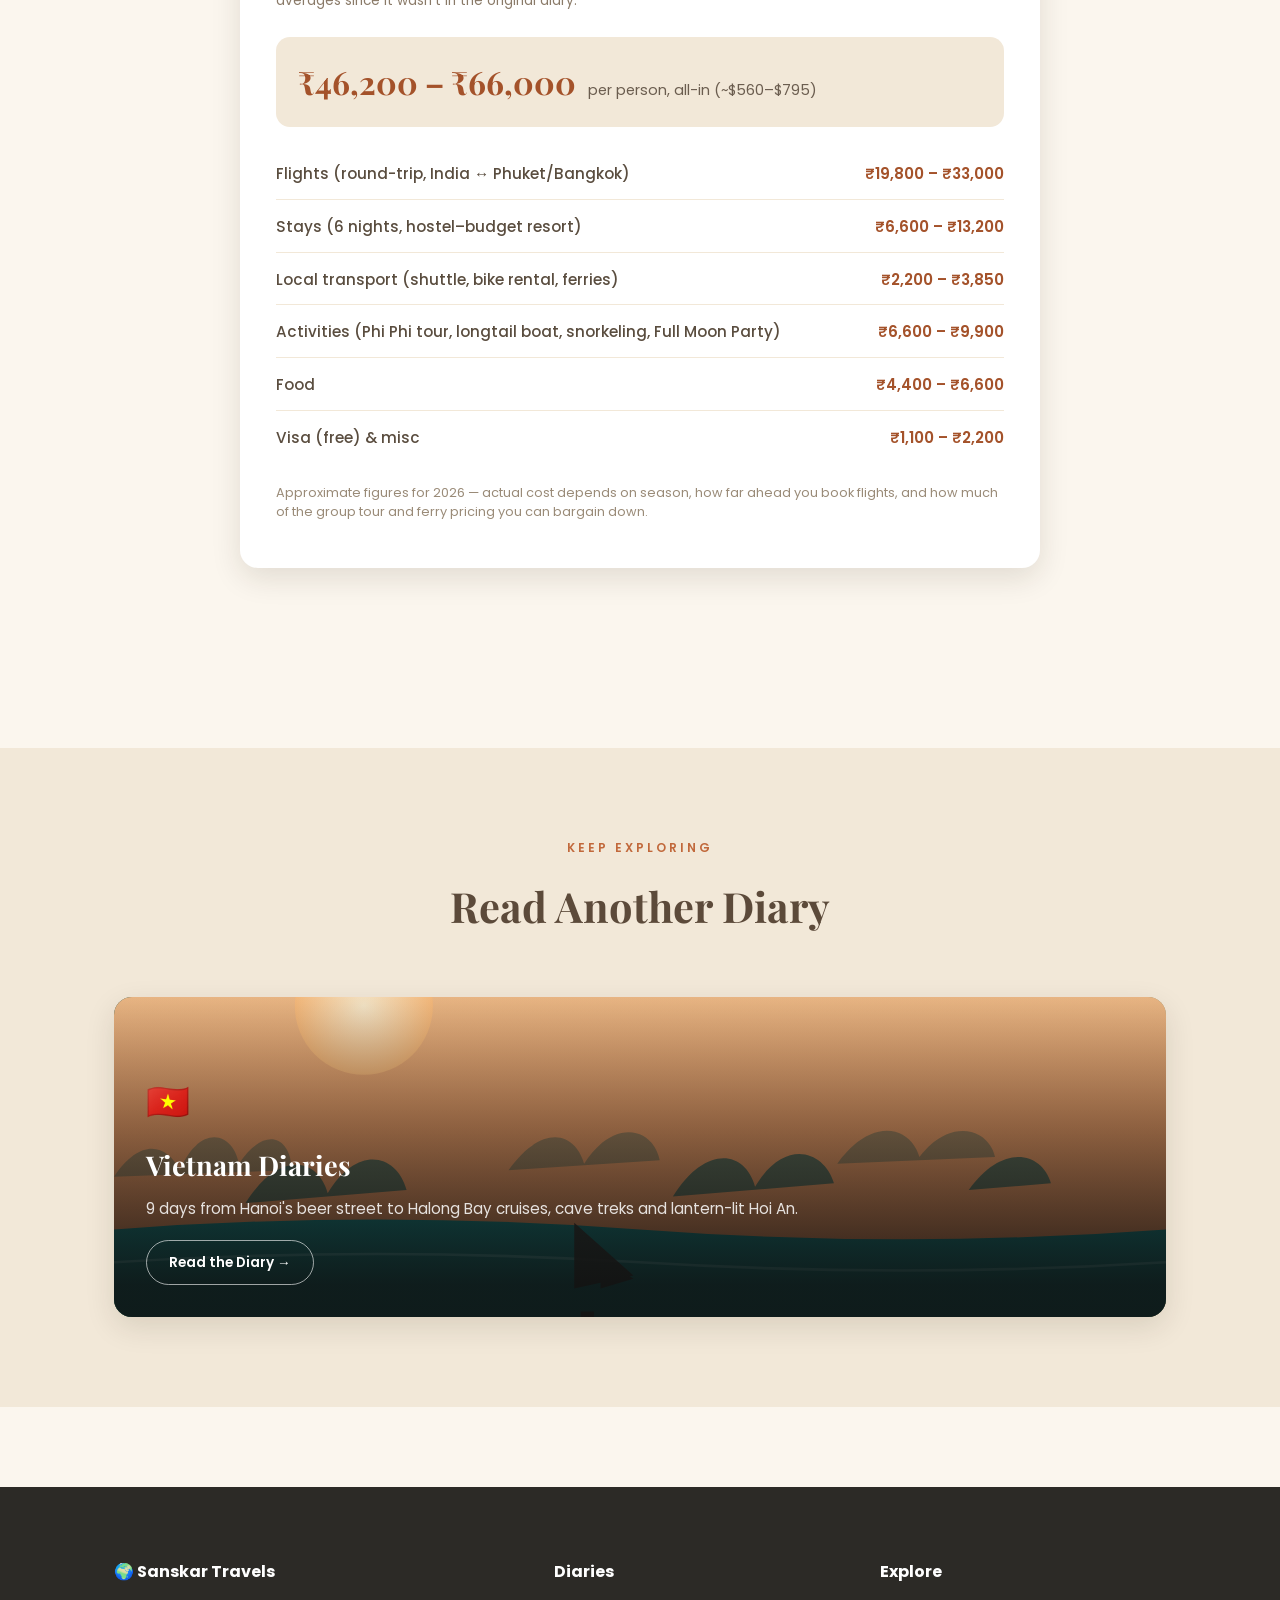
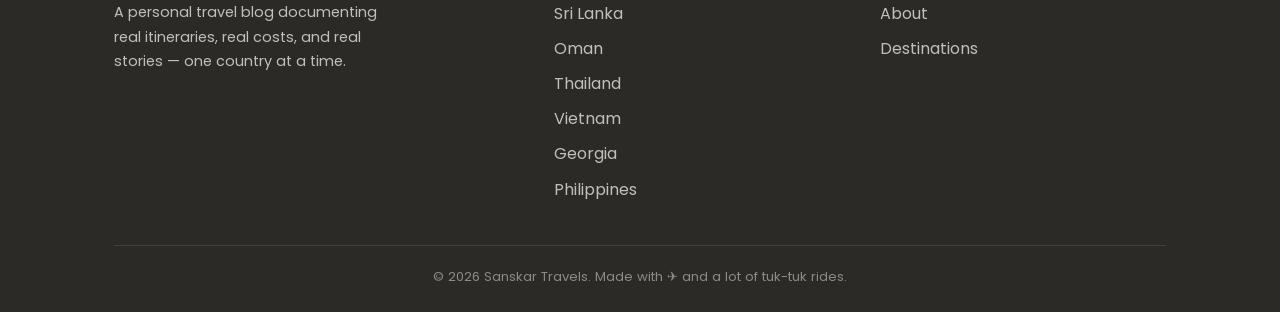
<file: thailand.html>
<!DOCTYPE html>
<html lang="en">
<head>
<meta charset="UTF-8">
<meta name="viewport" content="width=device-width, initial-scale=1.0">
<title>Thailand Diaries — Sanskar Travels</title>
<meta name="description" content="A 7-day Thailand itinerary: Phuket, Phi Phi Islands and Koh Samui — with real day-by-day costs.">
<link rel="icon" href="data:image/svg+xml,<svg xmlns=%22http://www.w3.org/2000/svg%22 viewBox=%220 0 100 100%22><text y=%22.9em%22 font-size=%2280%22>🌍</text></svg>">
<link rel="stylesheet" href="styles.css">
</head>
<body>

<nav class="navbar">
  <div class="wrap">
    <a href="index.html" class="brand">🌍 Sanskar Travels</a>
    <div class="nav-links">
      <a href="index.html#destinations">Destinations</a>
      <a href="sri-lanka.html">Sri Lanka</a>
      <a href="oman.html">Oman</a>
      <a href="thailand.html">Thailand</a>
      <a href="vietnam.html">Vietnam</a>
      <a href="georgia.html">Georgia</a>
      <a href="philippines.html">Philippines</a>
      <a href="index.html#about">About</a>
    </div>
  </div>
</nav>

<header class="hero diary-hero thai">
  <div class="hero-content">
    <div class="breadcrumb"><a href="index.html">Home</a> / Thailand Diaries</div>
    <div class="hero-eyebrow">🇹🇭 Islands, Beaches & Beer Streets</div>
    <h1>Thailand <em>Diaries</em></h1>
    <p>Seven days, two islands — Patong's nightlife, a Phi Phi island-hopping tour, and a Full Moon Party finale on Koh Samui.</p>
    <div class="quick-facts">
      <div class="quick-fact"><span class="num">7</span><span class="label">Days</span></div>
      <div class="quick-fact"><span class="num">2</span><span class="label">Islands</span></div>
      <div class="quick-fact"><span class="num">THB</span><span class="label">Currency</span></div>
      <div class="quick-fact"><span class="num">Visa</span><span class="label">Free</span></div>
    </div>
  </div>
</header>

<section class="section">
  <div class="wrap">
    <div class="info-grid">
      <div class="info-card"><div class="icon">🗺</div><h4>Route</h4><p>Phuket (Patong) → Phi Phi Islands → Koh Samui → Koh Phangan → Surat Thani</p></div>
      <div class="info-card"><div class="icon">🛵</div><h4>Getting Around</h4><p>Rented bikes, ferries &amp; tuk-tuks — carry an IDP for bike rentals</p></div>
      <div class="info-card"><div class="icon">💰</div><h4>Currency</h4><p>Thai Baht (THB)</p></div>
      <div class="info-card"><div class="icon">🛂</div><h4>Visa</h4><p>Visa-free for Indians — just fill the TDAC form online</p></div>
    </div>

    <div class="section-head">
      <div class="section-eyebrow">Day by Day</div>
      <h2>The Full Itinerary</h2>
      <p>Every stop, every cost, exactly how it happened.</p>
    </div>

    <div class="timeline">

      <div class="day-block">
        <span class="day-badge">Day 1 · 29 Nov</span>
        <h3>Arrival in Phuket & Patong Beach</h3>
        <div class="day-card">
          <ul>
            <li>Landed around 10–11 am; took an airport shuttle to Patong Beach <span class="cost-chip">~100 THB</span></li>
            <li>Patong is the liveliest strip — Bangla Street for nightlife, and 7-Elevens everywhere for easy vegetarian snacking</li>
            <li>Checked in and rested, then explored in the evening once the afternoon heat eased off</li>
            <li>Wandered the night market and the Patong Beach area</li>
            <li>Dinner at Euro Thai restaurant — authentic Thai cuisine</li>
          </ul>
          <img class="day-photo" src="images/thailand-photos/IMG_4410.jpeg" alt="Sunset over Patong Beach with palm trees and a parasail" loading="lazy">
          <p class="day-photo-caption">First evening on Patong Beach.</p>
        </div>
      </div>

      <div class="day-block">
        <span class="day-badge">Day 2 · 30 Nov</span>
        <h3>Big Buddha, Chalong Temple & Old Town</h3>
        <div class="day-card">
          <ul>
            <li>Started around 10 am; visited the Big Buddha statue — the front was closed for landscaping but the back viewpoint was still worth it</li>
            <li>Rented bikes for the day <span class="cost-chip">~250 THB</span> — carry an International Driving Permit (IDP), or local police will fine you</li>
            <li>Stopped at Kata Beach, then Chalong Temple — a scenic must-see</li>
            <li>Back to Kata Beach for sunset; meals for the day were mostly 7-Eleven runs</li>
            <li>Evening: Sunday walking street market in Old Town, known for local crafts, plus the colourful "Soi Romanee" street</li>
            <li>Booked a Phi Phi island tour for the next day — bargained a group of 10–11 people down to <span class="cost-chip">1200 THB/person</span></li>
          </ul>
          <img class="day-photo" src="images/thailand-photos/IMG_4636.jpeg" alt="Looking out over Phuket from a hilltop viewpoint under a tree" loading="lazy">
          <p class="day-photo-caption">Taking in the view from the Big Buddha hilltop.</p>
        </div>
      </div>

      <div class="day-block">
        <span class="day-badge">Day 3 · 1 Dec</span>
        <h3>Phi Phi Islands Tour</h3>
        <div class="day-card">
          <ul>
            <li>Pickup at 8 am (included in the tour) to the pier, breakfast, then the island-hopping tour began</li>
            <li>Covered Maya Bay (the most beautiful stop), Monkey Beach, Bamboo/Coral viewpoints and a lagoon viewpoint</li>
            <li>Took a long-tail boat into the lagoon for photos <span class="cost-chip">~300–400 THB/person extra</span></li>
            <li>Lunch on Phi Phi island, included in the tour package</li>
            <li>Back at the pier by 5:30 pm; Indian dinner at Amritsar restaurant back in Patong</li>
            <li>Booked the ferry from Phuket to Koh Samui for the next leg <span class="cost-chip">~800 THB</span></li>
          </ul>
          <img class="day-photo" src="images/thailand-photos/IMG_4949.jpeg" alt="The turquoise cliffs and water of Maya Bay, Phi Phi Islands" loading="lazy">
          <p class="day-photo-caption">Maya Bay — the most beautiful stop on the tour.</p>
        </div>
      </div>

      <div class="day-block">
        <span class="day-badge">Day 4 · 2 Dec</span>
        <h3>Transfer to Koh Samui</h3>
        <div class="day-card">
          <ul>
            <li>Cab to the pier at 8 am, ferry to Koh Samui, arriving around 4 pm — transport was all part of the 800 THB ticket</li>
            <li>Minivan/tuk-tuk onward to Chaweng Beach — one of the most happening areas, packed with cafés</li>
            <li>Evening exploring Chaweng and trying local cuisine; dinner at Thai Spices restaurant</li>
          </ul>
          <img class="day-photo" src="images/thailand-photos/IMG_5066.jpeg" alt="Sunset from the deck of the ferry to Koh Samui" loading="lazy">
          <p class="day-photo-caption">Catching the sunset on the ferry over to Koh Samui.</p>
        </div>
      </div>

      <div class="day-block">
        <span class="day-badge">Day 5 · 3 Dec</span>
        <h3>Chill Day at the Beach</h3>
        <div class="day-card">
          <ul>
            <li>A slow, no-plans day — stayed at a resort with a private beach right on Chaweng</li>
            <li>Beach games and lounging all day — Koh Samui is the place to actually relax with far fewer crowds</li>
          </ul>
          <img class="day-photo" src="images/thailand-photos/IMG_5179.jpeg" alt="A hilltop bar overlooking the Koh Samui coastline" loading="lazy">
          <p class="day-photo-caption">Bean bags and a coastline view — the Koh Samui pace.</p>
        </div>
      </div>

      <div class="day-block">
        <span class="day-badge">Day 6 · 4 Dec</span>
        <h3>Snorkeling & the Full Moon Party</h3>
        <div class="day-card">
          <ul>
            <li>Group split: one half went snorkeling at Koh Tao <span class="cost-chip">~1400 THB</span>, the other to Coral Island for reef snorkeling</li>
            <li>Booked the Full Moon Party package for the evening <span class="cost-chip">2500 THB</span></li>
            <li>Ferry to Koh Phangan at 9 pm for the party, which ran until around 4 am</li>
            <li>Back to the stay in Koh Samui by 6 am</li>
          </ul>
        </div>
      </div>

      <div class="day-block">
        <span class="day-badge">Day 7 · 5 Dec</span>
        <h3>Departure via Surat Thani</h3>
        <div class="day-card">
          <ul>
            <li>Transfer booked from Koh Samui to Surat Thani for the flight home</li>
            <li>Tip: skip the combined booking — take the Raja Ferry pier directly and buy a ticket straight through to Surat Thani airport <span class="cost-chip">~700–800 THB</span></li>
          </ul>
        </div>
      </div>

    </div>

    <div class="tips-box">
      <h3>💡 Travel Tips</h3>
      <ul>
        <li>Renting a bike? Carry an International Driving Permit (IDP) — local police actively fine tourists without one.</li>
        <li>Look for the "ล" and reversed "J"-style vegetarian symbol on food stalls and menus.</li>
        <li>Bargain as much as possible, especially on group tours and markets.</li>
        <li>Pack dry Indian snacks — theplas and khakras travel best.</li>
        <li>Carry a forex card plus a decent amount of cash.</li>
        <li>Thailand is visa-free for Indians — just fill out the TDAC form online before arrival.</li>
        <li>Avoid metered taxis for large groups — they end up costing about the same as private transport.</li>
      </ul>
    </div>

    <div class="photo-gallery-head">
      <div class="section-eyebrow">From the Trip</div>
      <h2>A Few Frames Along the Way</h2>
    </div>
    <div class="photo-gallery">
      <img class="tall" src="images/thailand-photos/IMG_4783.jpeg" alt="Longtail boats docked in a cove at Phi Phi Islands" loading="lazy">
      <img src="images/thailand-photos/IMG_4800.jpeg" alt="Sunset over Kata Beach with boats silhouetted offshore" loading="lazy">
      <img src="images/thailand-photos/IMG_4375.jpeg" alt="Jet skis at sunset off a Phuket beach" loading="lazy">
      <img class="tall" src="images/thailand-photos/IMG_4725.jpeg" alt="Swimmers silhouetted at sunset with an island offshore" loading="lazy">
      <img src="images/thailand-photos/IMG_4511.JPG" alt="A viewpoint over the limestone islands of Phang Nga Bay at sunset" loading="lazy">
    </div>

    <div class="cost-summary">
      <h3>💰 Trip Cost Summary</h3>
      <p class="cost-note">What the itinerary adds up to, per person — flight cost sourced from current India–Phuket/Bangkok fare averages since it wasn't in the original diary.</p>
      <div class="cost-total">
        <span class="amount">₹46,200 – ₹66,000</span>
        <span class="per">per person, all-in (~$560–$795)</span>
      </div>
      <div class="cost-breakdown">
        <div class="cost-row"><span class="label">Flights (round-trip, India ↔ Phuket/Bangkok)</span><span class="value">₹19,800 – ₹33,000</span></div>
        <div class="cost-row"><span class="label">Stays (6 nights, hostel–budget resort)</span><span class="value">₹6,600 – ₹13,200</span></div>
        <div class="cost-row"><span class="label">Local transport (shuttle, bike rental, ferries)</span><span class="value">₹2,200 – ₹3,850</span></div>
        <div class="cost-row"><span class="label">Activities (Phi Phi tour, longtail boat, snorkeling, Full Moon Party)</span><span class="value">₹6,600 – ₹9,900</span></div>
        <div class="cost-row"><span class="label">Food</span><span class="value">₹4,400 – ₹6,600</span></div>
        <div class="cost-row"><span class="label">Visa (free) &amp; misc</span><span class="value">₹1,100 – ₹2,200</span></div>
      </div>
      <p class="disclaimer">Approximate figures for 2026 — actual cost depends on season, how far ahead you book flights, and how much of the group tour and ferry pricing you can bargain down.</p>
    </div>

  </div>
</section>

<section class="section section-alt other-diary">
  <div class="wrap">
    <div class="section-head">
      <div class="section-eyebrow">Keep Exploring</div>
      <h2>Read Another Diary</h2>
    </div>
    <a href="vietnam.html" class="dest-card">
      <div class="bg vietnam-bg"></div>
      <div class="overlay"></div>
      <div class="content">
        <div class="dest-flag">🇻🇳</div>
        <h3>Vietnam Diaries</h3>
        <p>9 days from Hanoi's beer street to Halong Bay cruises, cave treks and lantern-lit Hoi An.</p>
        <span class="btn btn-outline">Read the Diary →</span>
      </div>
    </a>
  </div>
</section>

<footer>
  <div class="wrap">
    <div class="footer-grid">
      <div>
        <h4>🌍 Sanskar Travels</h4>
        <p style="max-width:280px; font-size:0.9rem;">A personal travel blog documenting real itineraries, real costs, and real stories — one country at a time.</p>
      </div>
      <div>
        <h4>Diaries</h4>
        <ul>
          <li><a href="sri-lanka.html">Sri Lanka</a></li>
          <li><a href="oman.html">Oman</a></li>
          <li><a href="thailand.html">Thailand</a></li>
          <li><a href="vietnam.html">Vietnam</a></li>
          <li><a href="georgia.html">Georgia</a></li>
          <li><a href="philippines.html">Philippines</a></li>
        </ul>
      </div>
      <div>
        <h4>Explore</h4>
        <ul>
          <li><a href="index.html#about">About</a></li>
          <li><a href="index.html#destinations">Destinations</a></li>
        </ul>
      </div>
    </div>
    <div class="footer-bottom">© 2026 Sanskar Travels. Made with ✈ and a lot of tuk-tuk rides.</div>
  </div>
</footer>

</body>
</html>
</file>
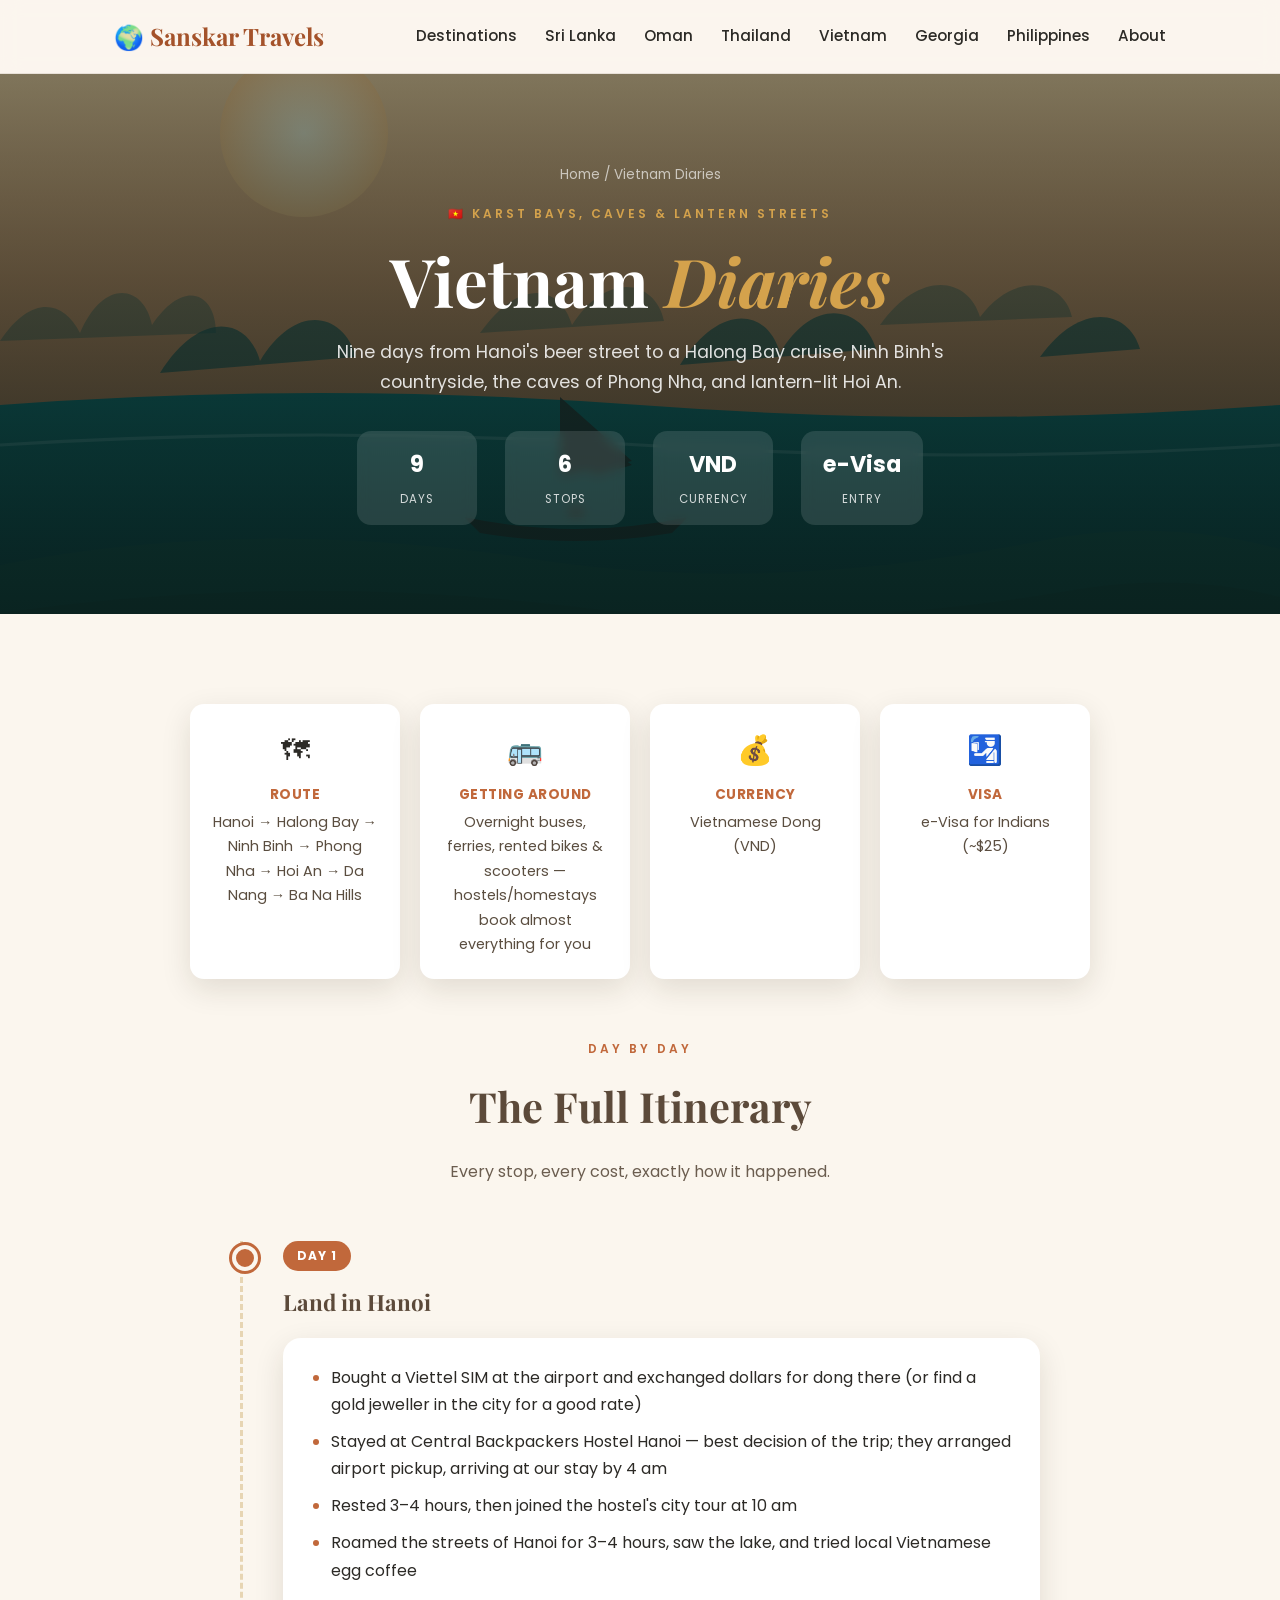
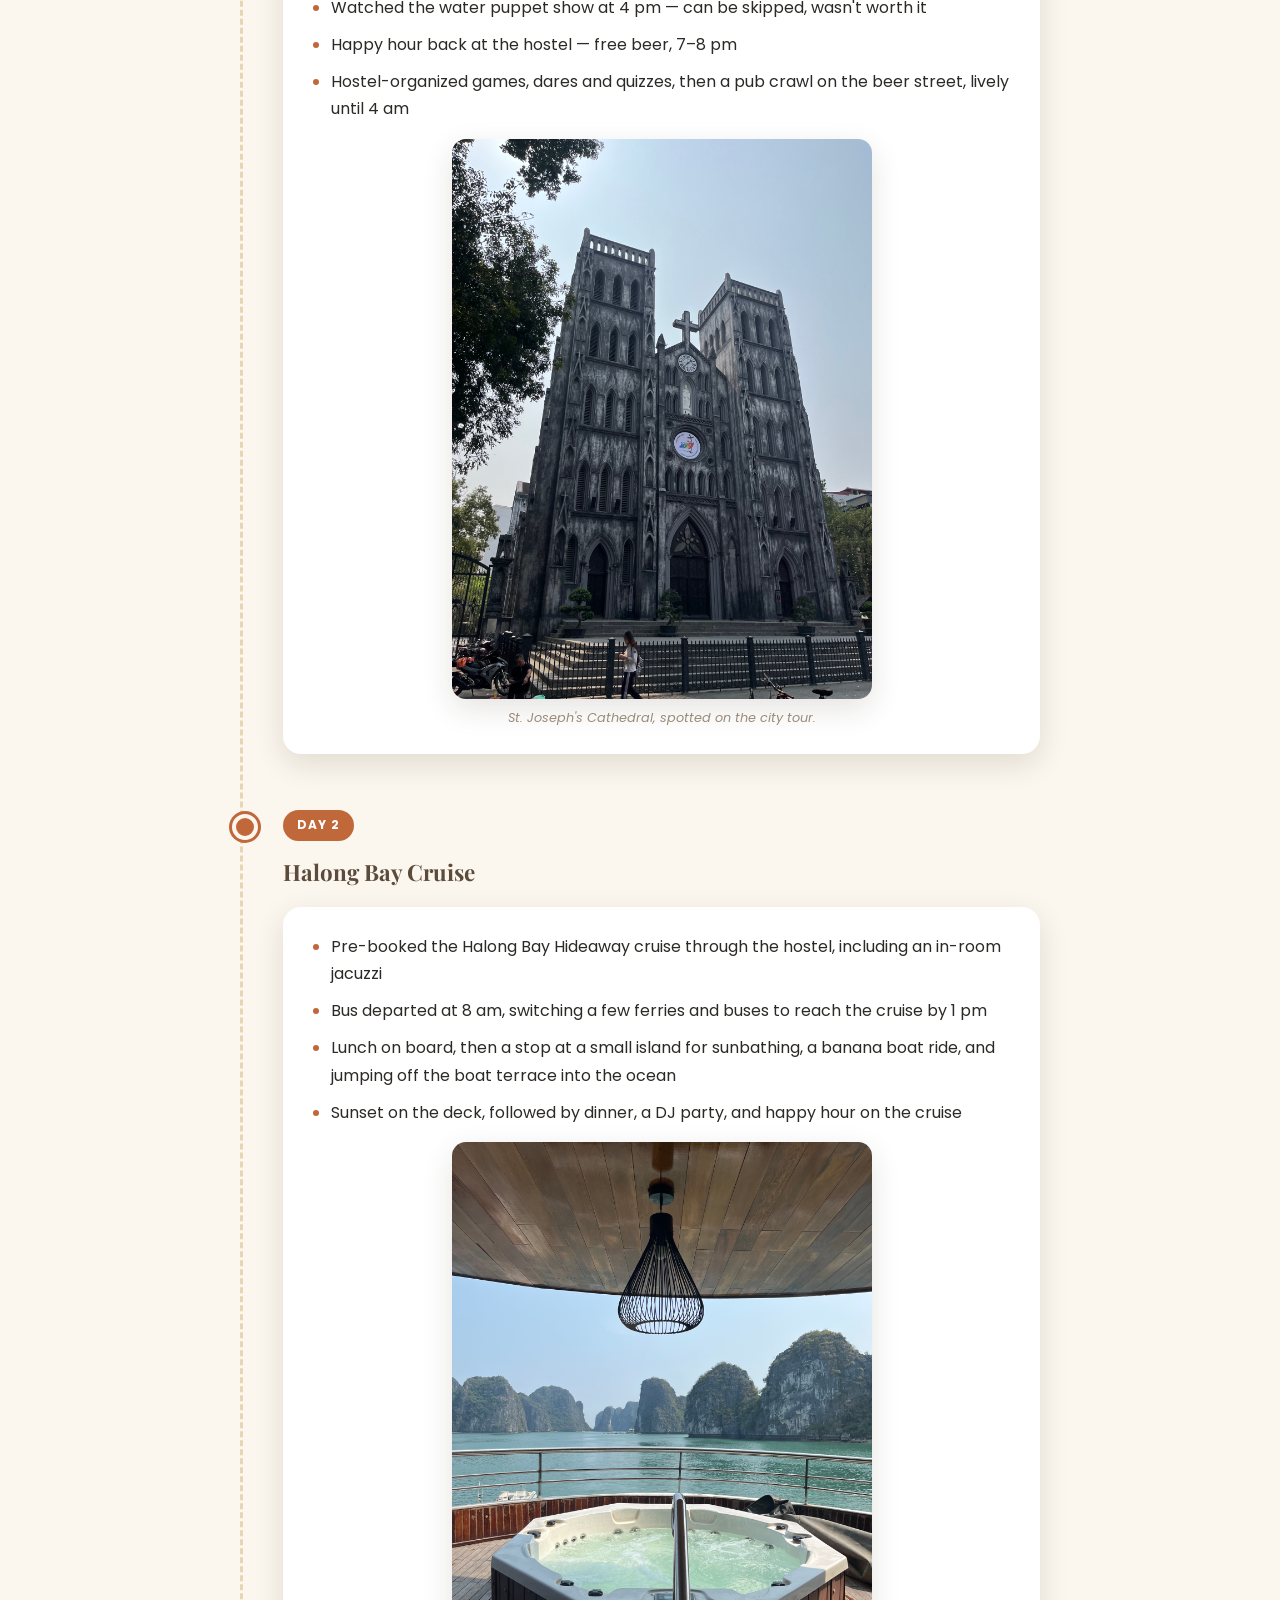
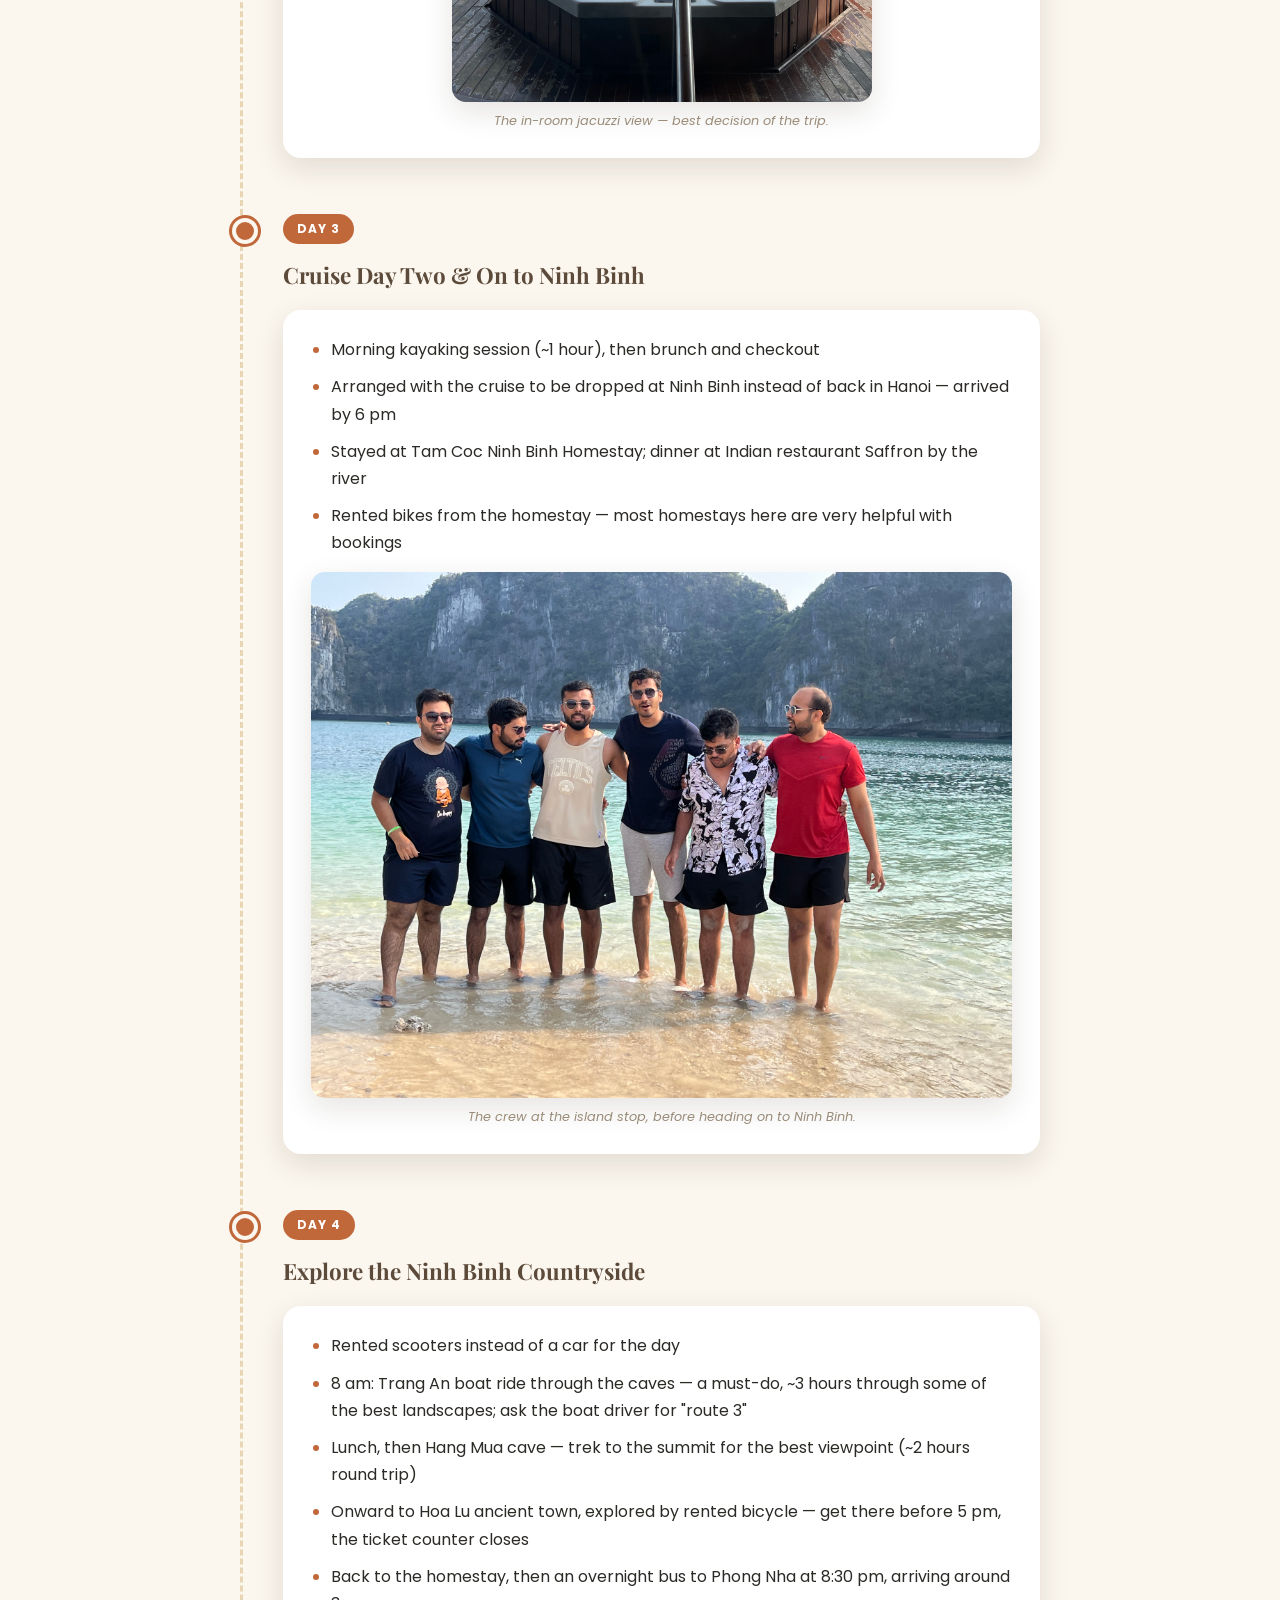
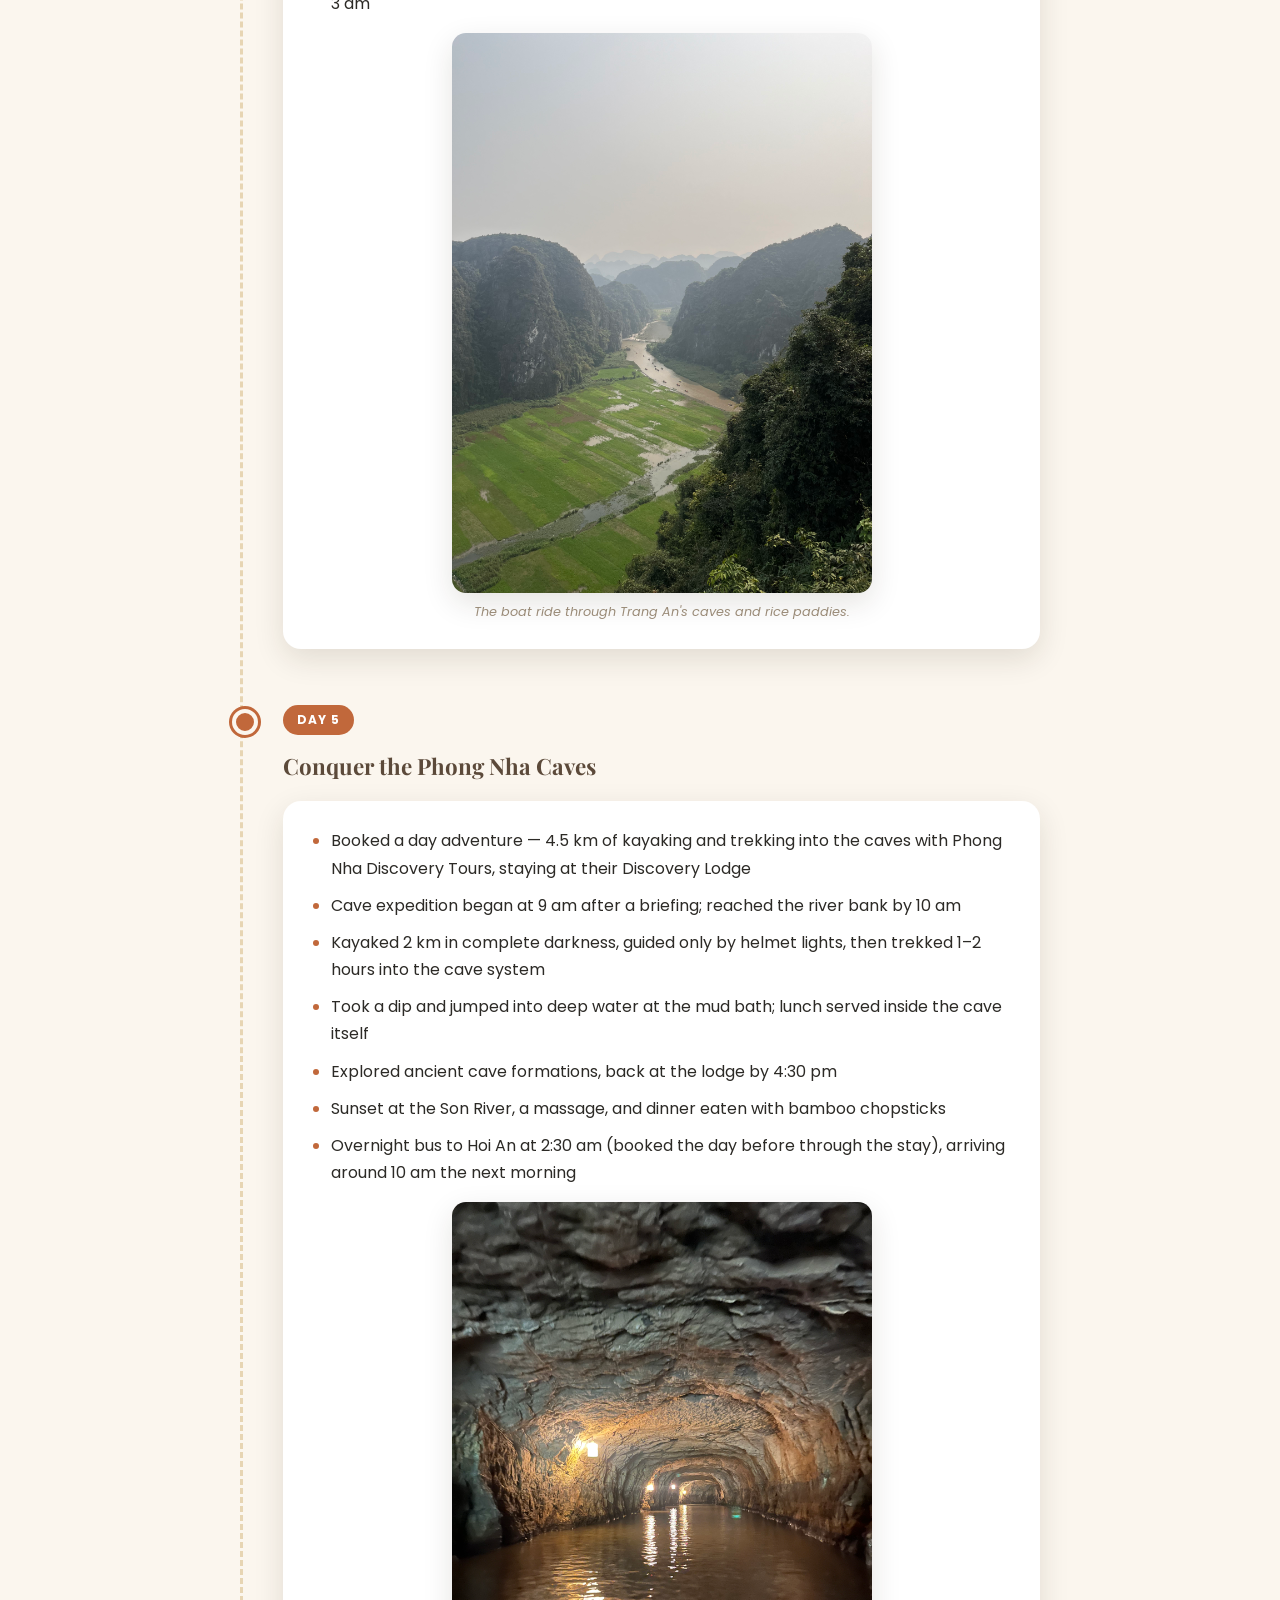
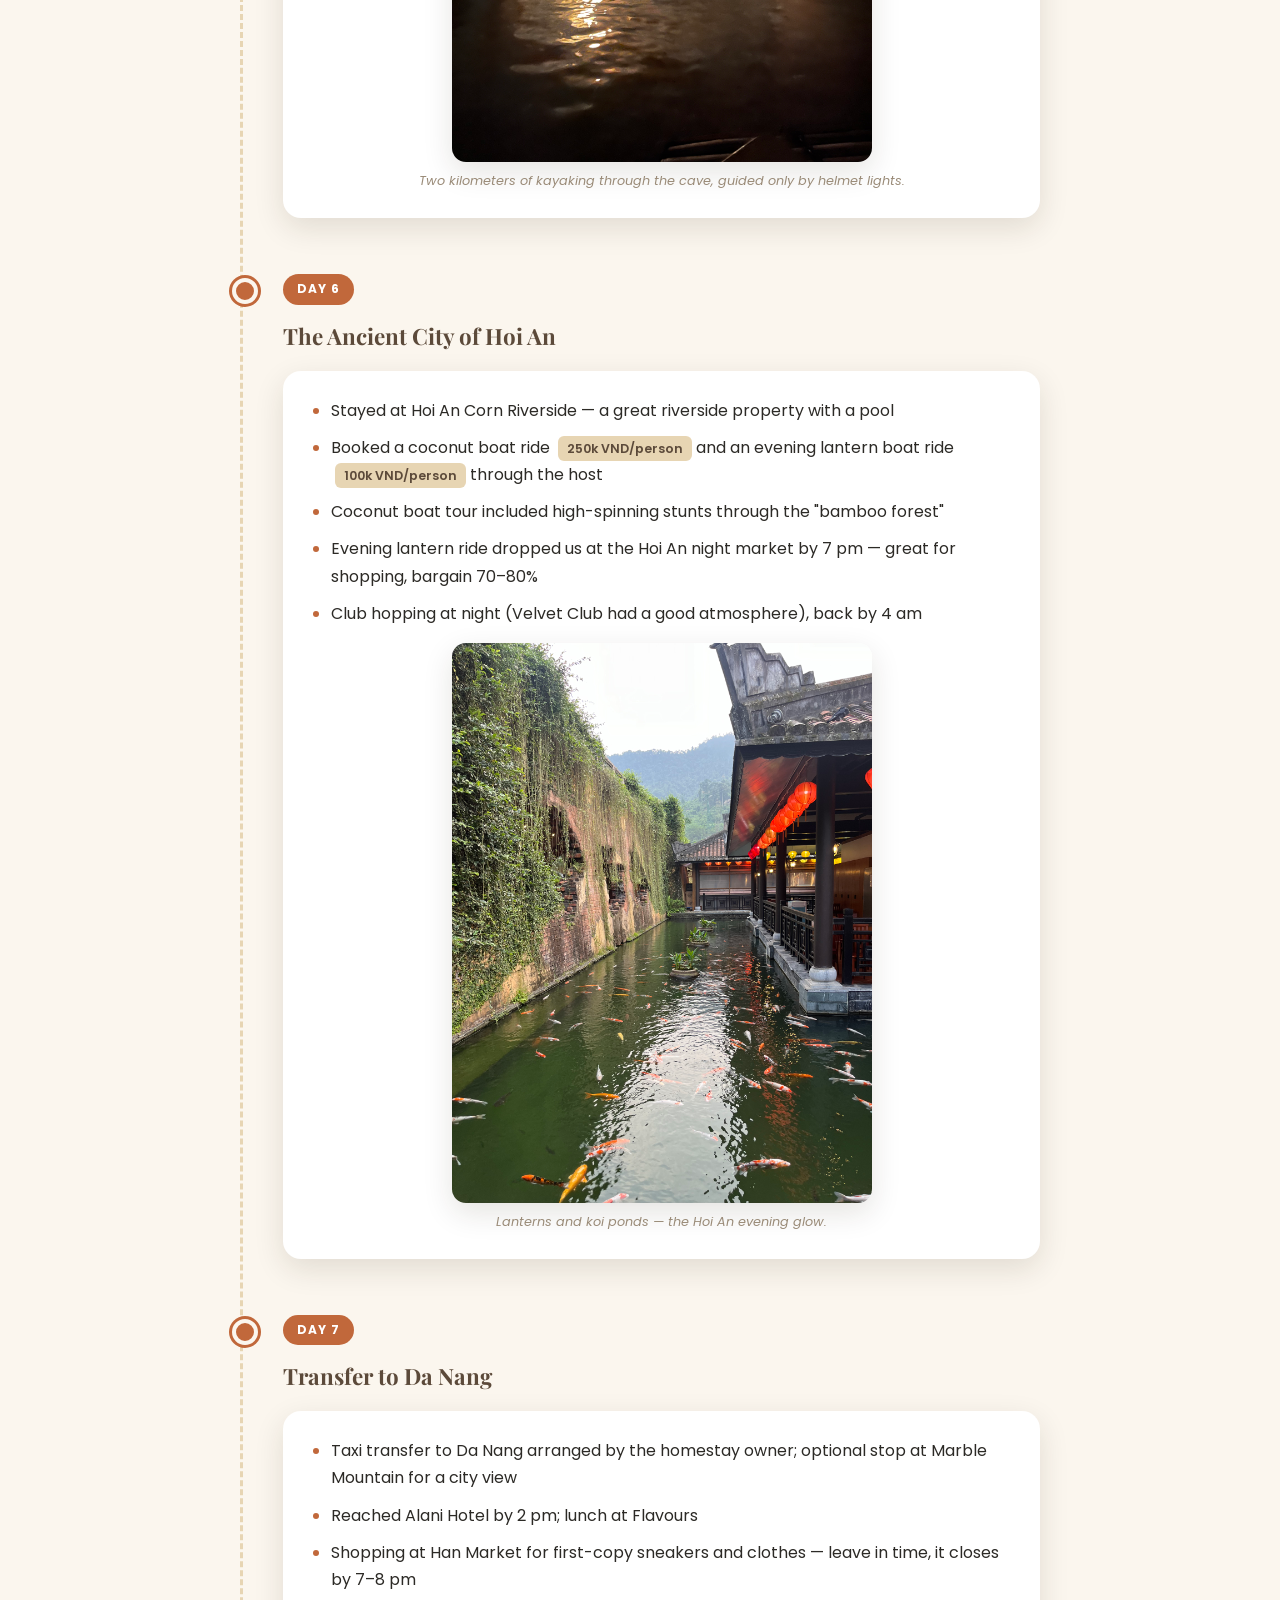
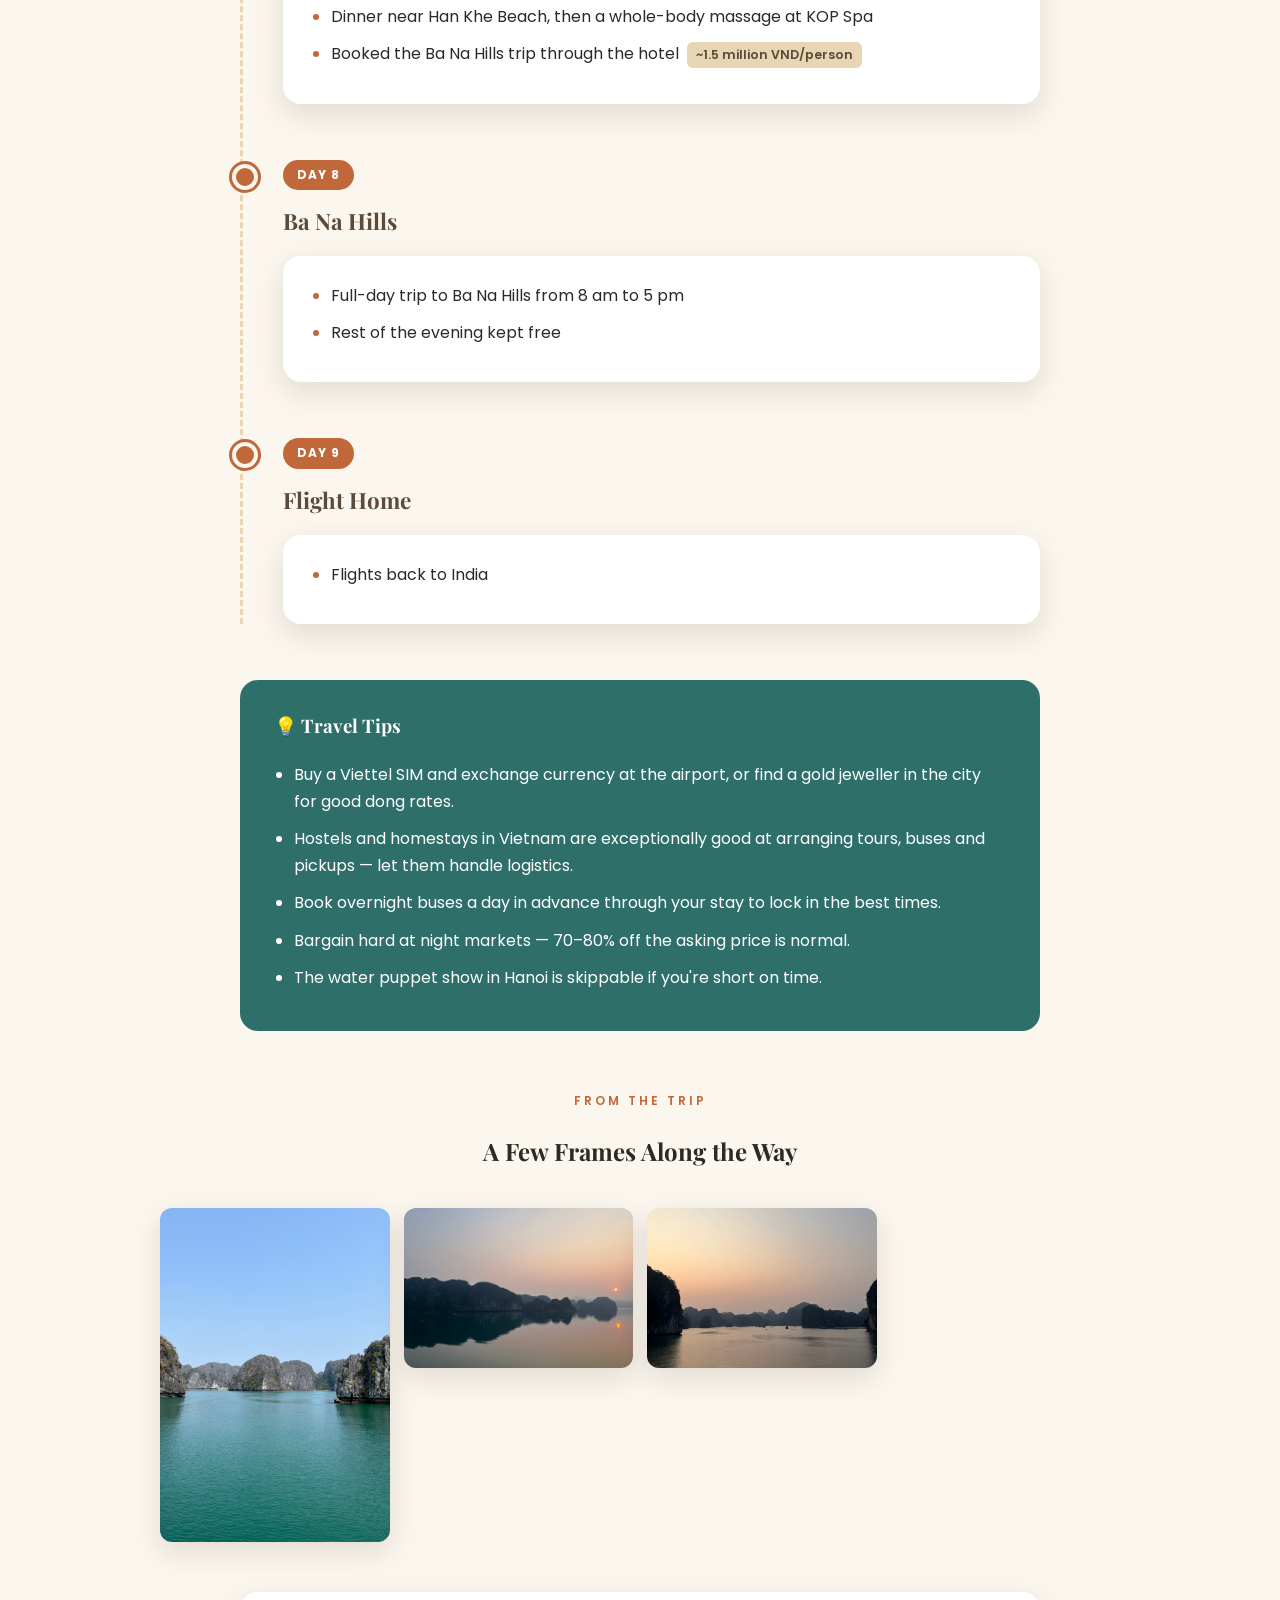
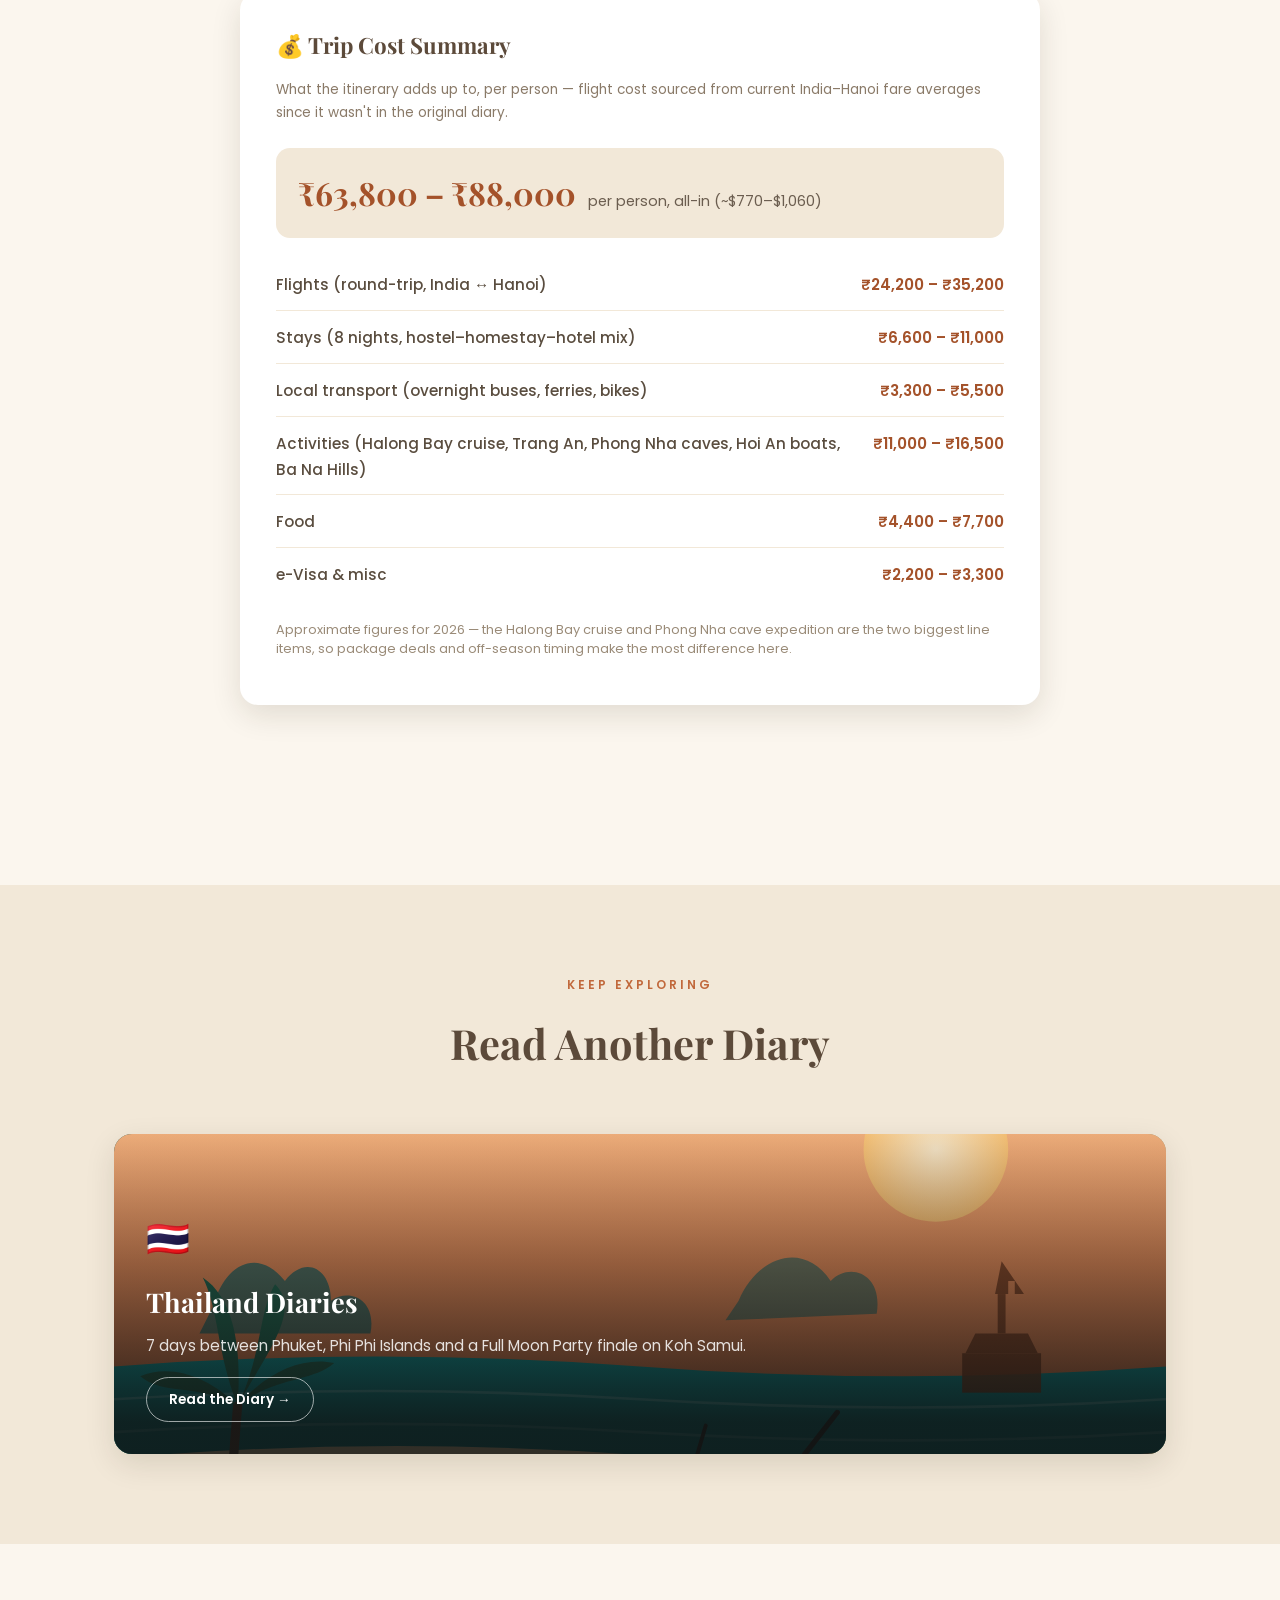
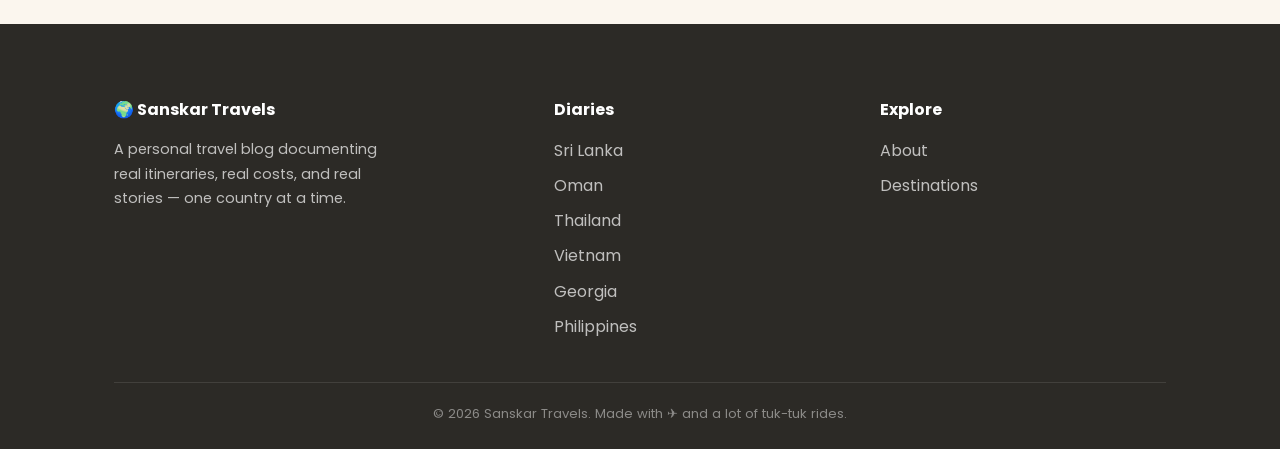
<file: vietnam.html>
<!DOCTYPE html>
<html lang="en">
<head>
<meta charset="UTF-8">
<meta name="viewport" content="width=device-width, initial-scale=1.0">
<title>Vietnam Diaries — Sanskar Travels</title>
<meta name="description" content="A 9-day Vietnam itinerary: Hanoi, Halong Bay, Ninh Binh, Phong Nha, Hoi An and Da Nang — with real day-by-day costs.">
<link rel="icon" href="data:image/svg+xml,<svg xmlns=%22http://www.w3.org/2000/svg%22 viewBox=%220 0 100 100%22><text y=%22.9em%22 font-size=%2280%22>🌍</text></svg>">
<link rel="stylesheet" href="styles.css">
</head>
<body>

<nav class="navbar">
  <div class="wrap">
    <a href="index.html" class="brand">🌍 Sanskar Travels</a>
    <div class="nav-links">
      <a href="index.html#destinations">Destinations</a>
      <a href="sri-lanka.html">Sri Lanka</a>
      <a href="oman.html">Oman</a>
      <a href="thailand.html">Thailand</a>
      <a href="vietnam.html">Vietnam</a>
      <a href="georgia.html">Georgia</a>
      <a href="philippines.html">Philippines</a>
      <a href="index.html#about">About</a>
    </div>
  </div>
</nav>

<header class="hero diary-hero vietnam">
  <div class="hero-content">
    <div class="breadcrumb"><a href="index.html">Home</a> / Vietnam Diaries</div>
    <div class="hero-eyebrow">🇻🇳 Karst Bays, Caves & Lantern Streets</div>
    <h1>Vietnam <em>Diaries</em></h1>
    <p>Nine days from Hanoi's beer street to a Halong Bay cruise, Ninh Binh's countryside, the caves of Phong Nha, and lantern-lit Hoi An.</p>
    <div class="quick-facts">
      <div class="quick-fact"><span class="num">9</span><span class="label">Days</span></div>
      <div class="quick-fact"><span class="num">6</span><span class="label">Stops</span></div>
      <div class="quick-fact"><span class="num">VND</span><span class="label">Currency</span></div>
      <div class="quick-fact"><span class="num">e-Visa</span><span class="label">Entry</span></div>
    </div>
  </div>
</header>

<section class="section">
  <div class="wrap">
    <div class="info-grid">
      <div class="info-card"><div class="icon">🗺</div><h4>Route</h4><p>Hanoi → Halong Bay → Ninh Binh → Phong Nha → Hoi An → Da Nang → Ba Na Hills</p></div>
      <div class="info-card"><div class="icon">🚌</div><h4>Getting Around</h4><p>Overnight buses, ferries, rented bikes &amp; scooters — hostels/homestays book almost everything for you</p></div>
      <div class="info-card"><div class="icon">💰</div><h4>Currency</h4><p>Vietnamese Dong (VND)</p></div>
      <div class="info-card"><div class="icon">🛂</div><h4>Visa</h4><p>e-Visa for Indians (~$25)</p></div>
    </div>

    <div class="section-head">
      <div class="section-eyebrow">Day by Day</div>
      <h2>The Full Itinerary</h2>
      <p>Every stop, every cost, exactly how it happened.</p>
    </div>

    <div class="timeline">

      <div class="day-block">
        <span class="day-badge">Day 1</span>
        <h3>Land in Hanoi</h3>
        <div class="day-card">
          <ul>
            <li>Bought a Viettel SIM at the airport and exchanged dollars for dong there (or find a gold jeweller in the city for a good rate)</li>
            <li>Stayed at Central Backpackers Hostel Hanoi — best decision of the trip; they arranged airport pickup, arriving at our stay by 4 am</li>
            <li>Rested 3–4 hours, then joined the hostel's city tour at 10 am</li>
            <li>Roamed the streets of Hanoi for 3–4 hours, saw the lake, and tried local Vietnamese egg coffee</li>
            <li>Watched the water puppet show at 4 pm — can be skipped, wasn't worth it</li>
            <li>Happy hour back at the hostel — free beer, 7–8 pm</li>
            <li>Hostel-organized games, dares and quizzes, then a pub crawl on the beer street, lively until 4 am</li>
          </ul>
          <img class="day-photo" src="images/vietnam-photos/IMG_9203.jpeg" alt="A gothic cathedral in Hanoi's old quarter" loading="lazy">
          <p class="day-photo-caption">St. Joseph's Cathedral, spotted on the city tour.</p>
        </div>
      </div>

      <div class="day-block">
        <span class="day-badge">Day 2</span>
        <h3>Halong Bay Cruise</h3>
        <div class="day-card">
          <ul>
            <li>Pre-booked the Halong Bay Hideaway cruise through the hostel, including an in-room jacuzzi</li>
            <li>Bus departed at 8 am, switching a few ferries and buses to reach the cruise by 1 pm</li>
            <li>Lunch on board, then a stop at a small island for sunbathing, a banana boat ride, and jumping off the boat terrace into the ocean</li>
            <li>Sunset on the deck, followed by dinner, a DJ party, and happy hour on the cruise</li>
          </ul>
          <img class="day-photo" src="images/vietnam-photos/IMG_9385.jpeg" alt="An in-room jacuzzi overlooking Halong Bay's limestone karsts" loading="lazy">
          <p class="day-photo-caption">The in-room jacuzzi view — best decision of the trip.</p>
        </div>
      </div>

      <div class="day-block">
        <span class="day-badge">Day 3</span>
        <h3>Cruise Day Two & On to Ninh Binh</h3>
        <div class="day-card">
          <ul>
            <li>Morning kayaking session (~1 hour), then brunch and checkout</li>
            <li>Arranged with the cruise to be dropped at Ninh Binh instead of back in Hanoi — arrived by 6 pm</li>
            <li>Stayed at Tam Coc Ninh Binh Homestay; dinner at Indian restaurant Saffron by the river</li>
            <li>Rented bikes from the homestay — most homestays here are very helpful with bookings</li>
          </ul>
          <img class="day-photo" src="images/vietnam-photos/IMG_9463.jpeg" alt="The group standing in shallow turquoise water with Halong Bay karsts behind" loading="lazy">
          <p class="day-photo-caption">The crew at the island stop, before heading on to Ninh Binh.</p>
        </div>
      </div>

      <div class="day-block">
        <span class="day-badge">Day 4</span>
        <h3>Explore the Ninh Binh Countryside</h3>
        <div class="day-card">
          <ul>
            <li>Rented scooters instead of a car for the day</li>
            <li>8 am: Trang An boat ride through the caves — a must-do, ~3 hours through some of the best landscapes; ask the boat driver for "route 3"</li>
            <li>Lunch, then Hang Mua cave — trek to the summit for the best viewpoint (~2 hours round trip)</li>
            <li>Onward to Hoa Lu ancient town, explored by rented bicycle — get there before 5 pm, the ticket counter closes</li>
            <li>Back to the homestay, then an overnight bus to Phong Nha at 8:30 pm, arriving around 3 am</li>
          </ul>
          <img class="day-photo" src="images/vietnam-photos/IMG_0032.jpeg" alt="A river valley through karst mountains and rice paddies at Trang An" loading="lazy">
          <p class="day-photo-caption">The boat ride through Trang An's caves and rice paddies.</p>
        </div>
      </div>

      <div class="day-block">
        <span class="day-badge">Day 5</span>
        <h3>Conquer the Phong Nha Caves</h3>
        <div class="day-card">
          <ul>
            <li>Booked a day adventure — 4.5 km of kayaking and trekking into the caves with Phong Nha Discovery Tours, staying at their Discovery Lodge</li>
            <li>Cave expedition began at 9 am after a briefing; reached the river bank by 10 am</li>
            <li>Kayaked 2 km in complete darkness, guided only by helmet lights, then trekked 1–2 hours into the cave system</li>
            <li>Took a dip and jumped into deep water at the mud bath; lunch served inside the cave itself</li>
            <li>Explored ancient cave formations, back at the lodge by 4:30 pm</li>
            <li>Sunset at the Son River, a massage, and dinner eaten with bamboo chopsticks</li>
            <li>Overnight bus to Hoi An at 2:30 am (booked the day before through the stay), arriving around 10 am the next morning</li>
          </ul>
          <img class="day-photo" src="images/vietnam-photos/IMG_9847.jpeg" alt="Lights reflecting off the water inside a Phong Nha cave tunnel" loading="lazy">
          <p class="day-photo-caption">Two kilometers of kayaking through the cave, guided only by helmet lights.</p>
        </div>
      </div>

      <div class="day-block">
        <span class="day-badge">Day 6</span>
        <h3>The Ancient City of Hoi An</h3>
        <div class="day-card">
          <ul>
            <li>Stayed at Hoi An Corn Riverside — a great riverside property with a pool</li>
            <li>Booked a coconut boat ride <span class="cost-chip">250k VND/person</span> and an evening lantern boat ride <span class="cost-chip">100k VND/person</span> through the host</li>
            <li>Coconut boat tour included high-spinning stunts through the "bamboo forest"</li>
            <li>Evening lantern ride dropped us at the Hoi An night market by 7 pm — great for shopping, bargain 70–80%</li>
            <li>Club hopping at night (Velvet Club had a good atmosphere), back by 4 am</li>
          </ul>
          <img class="day-photo" src="images/vietnam-photos/IMG_1021.jpeg" alt="A koi pond beneath red lanterns in a Hoi An courtyard" loading="lazy">
          <p class="day-photo-caption">Lanterns and koi ponds — the Hoi An evening glow.</p>
        </div>
      </div>

      <div class="day-block">
        <span class="day-badge">Day 7</span>
        <h3>Transfer to Da Nang</h3>
        <div class="day-card">
          <ul>
            <li>Taxi transfer to Da Nang arranged by the homestay owner; optional stop at Marble Mountain for a city view</li>
            <li>Reached Alani Hotel by 2 pm; lunch at Flavours</li>
            <li>Shopping at Han Market for first-copy sneakers and clothes — leave in time, it closes by 7–8 pm</li>
            <li>Dinner near Han Khe Beach, then a whole-body massage at KOP Spa</li>
            <li>Booked the Ba Na Hills trip through the hotel <span class="cost-chip">~1.5 million VND/person</span></li>
          </ul>
        </div>
      </div>

      <div class="day-block">
        <span class="day-badge">Day 8</span>
        <h3>Ba Na Hills</h3>
        <div class="day-card">
          <ul>
            <li>Full-day trip to Ba Na Hills from 8 am to 5 pm</li>
            <li>Rest of the evening kept free</li>
          </ul>
        </div>
      </div>

      <div class="day-block">
        <span class="day-badge">Day 9</span>
        <h3>Flight Home</h3>
        <div class="day-card">
          <ul>
            <li>Flights back to India</li>
          </ul>
        </div>
      </div>

    </div>

    <div class="tips-box">
      <h3>💡 Travel Tips</h3>
      <ul>
        <li>Buy a Viettel SIM and exchange currency at the airport, or find a gold jeweller in the city for good dong rates.</li>
        <li>Hostels and homestays in Vietnam are exceptionally good at arranging tours, buses and pickups — let them handle logistics.</li>
        <li>Book overnight buses a day in advance through your stay to lock in the best times.</li>
        <li>Bargain hard at night markets — 70–80% off the asking price is normal.</li>
        <li>The water puppet show in Hanoi is skippable if you're short on time.</li>
      </ul>
    </div>

    <div class="photo-gallery-head">
      <div class="section-eyebrow">From the Trip</div>
      <h2>A Few Frames Along the Way</h2>
    </div>
    <div class="photo-gallery">
      <img class="tall" src="images/vietnam-photos/IMG_9370.jpeg" alt="Halong Bay's limestone karsts reflected in calm green water" loading="lazy">
      <img src="images/vietnam-photos/IMG_9645.jpeg" alt="Sunset over Halong Bay's karst islands" loading="lazy">
      <img src="images/vietnam-photos/IMG_9589.jpeg" alt="Silhouetted karst islands at sunset in Halong Bay" loading="lazy">
    </div>

    <div class="cost-summary">
      <h3>💰 Trip Cost Summary</h3>
      <p class="cost-note">What the itinerary adds up to, per person — flight cost sourced from current India–Hanoi fare averages since it wasn't in the original diary.</p>
      <div class="cost-total">
        <span class="amount">₹63,800 – ₹88,000</span>
        <span class="per">per person, all-in (~$770–$1,060)</span>
      </div>
      <div class="cost-breakdown">
        <div class="cost-row"><span class="label">Flights (round-trip, India ↔ Hanoi)</span><span class="value">₹24,200 – ₹35,200</span></div>
        <div class="cost-row"><span class="label">Stays (8 nights, hostel–homestay–hotel mix)</span><span class="value">₹6,600 – ₹11,000</span></div>
        <div class="cost-row"><span class="label">Local transport (overnight buses, ferries, bikes)</span><span class="value">₹3,300 – ₹5,500</span></div>
        <div class="cost-row"><span class="label">Activities (Halong Bay cruise, Trang An, Phong Nha caves, Hoi An boats, Ba Na Hills)</span><span class="value">₹11,000 – ₹16,500</span></div>
        <div class="cost-row"><span class="label">Food</span><span class="value">₹4,400 – ₹7,700</span></div>
        <div class="cost-row"><span class="label">e-Visa &amp; misc</span><span class="value">₹2,200 – ₹3,300</span></div>
      </div>
      <p class="disclaimer">Approximate figures for 2026 — the Halong Bay cruise and Phong Nha cave expedition are the two biggest line items, so package deals and off-season timing make the most difference here.</p>
    </div>

  </div>
</section>

<section class="section section-alt other-diary">
  <div class="wrap">
    <div class="section-head">
      <div class="section-eyebrow">Keep Exploring</div>
      <h2>Read Another Diary</h2>
    </div>
    <a href="thailand.html" class="dest-card">
      <div class="bg thai-bg"></div>
      <div class="overlay"></div>
      <div class="content">
        <div class="dest-flag">🇹🇭</div>
        <h3>Thailand Diaries</h3>
        <p>7 days between Phuket, Phi Phi Islands and a Full Moon Party finale on Koh Samui.</p>
        <span class="btn btn-outline">Read the Diary →</span>
      </div>
    </a>
  </div>
</section>

<footer>
  <div class="wrap">
    <div class="footer-grid">
      <div>
        <h4>🌍 Sanskar Travels</h4>
        <p style="max-width:280px; font-size:0.9rem;">A personal travel blog documenting real itineraries, real costs, and real stories — one country at a time.</p>
      </div>
      <div>
        <h4>Diaries</h4>
        <ul>
          <li><a href="sri-lanka.html">Sri Lanka</a></li>
          <li><a href="oman.html">Oman</a></li>
          <li><a href="thailand.html">Thailand</a></li>
          <li><a href="vietnam.html">Vietnam</a></li>
          <li><a href="georgia.html">Georgia</a></li>
          <li><a href="philippines.html">Philippines</a></li>
        </ul>
      </div>
      <div>
        <h4>Explore</h4>
        <ul>
          <li><a href="index.html#about">About</a></li>
          <li><a href="index.html#destinations">Destinations</a></li>
        </ul>
      </div>
    </div>
    <div class="footer-bottom">© 2026 Sanskar Travels. Made with ✈ and a lot of tuk-tuk rides.</div>
  </div>
</footer>

</body>
</html>
</file>
<file: styles.css>
/* ===== Wanderlust Diaries — shared styles ===== */

@import url('https://fonts.googleapis.com/css2?family=Playfair+Display:ital,wght@0,600;0,700;1,600&family=Poppins:wght@300;400;500;600;700&display=swap');

:root {
  --cream: #fbf6ee;
  --cream-dark: #f2e8d8;
  --ink: #2c2a26;
  --brown: #5c4a3a;
  --terracotta: #c1683b;
  --terracotta-dark: #a4522a;
  --teal: #2f6f6a;
  --gold: #d4a24c;
  --sand: #e7d5b3;
  --shadow: 0 10px 30px rgba(44, 32, 12, 0.12);
  --radius: 18px;
  --max-width: 1100px;
}

* { box-sizing: border-box; }

html { scroll-behavior: smooth; }

body {
  margin: 0;
  font-family: 'Poppins', sans-serif;
  color: var(--ink);
  background: var(--cream);
  line-height: 1.7;
  overflow-x: hidden;
}

h1, h2, h3, .brand {
  font-family: 'Playfair Display', serif;
}

a { color: inherit; text-decoration: none; }

img { max-width: 100%; display: block; }

.wrap {
  max-width: var(--max-width);
  margin: 0 auto;
  padding: 0 24px;
}

/* ---------- Navbar ---------- */
.navbar {
  position: sticky;
  top: 0;
  z-index: 100;
  background: rgba(251, 246, 238, 0.9);
  backdrop-filter: blur(10px);
  border-bottom: 1px solid rgba(92, 74, 58, 0.12);
}

.navbar .wrap {
  display: flex;
  align-items: center;
  justify-content: space-between;
  padding: 16px 24px;
}

.brand {
  font-size: 1.5rem;
  font-weight: 700;
  color: var(--terracotta-dark);
  display: flex;
  align-items: center;
  gap: 8px;
}

.nav-links {
  display: flex;
  gap: 28px;
  font-weight: 500;
  font-size: 0.95rem;
}

.nav-links a {
  position: relative;
  padding: 4px 0;
  transition: color 0.2s;
}

.nav-links a:hover { color: var(--terracotta); }

.nav-links a::after {
  content: '';
  position: absolute;
  left: 0; bottom: -2px;
  width: 0; height: 2px;
  background: var(--terracotta);
  transition: width 0.25s ease;
}

.nav-links a:hover::after { width: 100%; }

.nav-toggle { display: none; }

/* ---------- Hero ---------- */
.hero {
  position: relative;
  min-height: 88vh;
  display: flex;
  align-items: center;
  justify-content: center;
  text-align: center;
  color: #fff;
  overflow: hidden;
  background: linear-gradient(160deg, #274b49 0%, #1c3634 55%, #12211f 100%);
}

.hero::before {
  content: '';
  position: absolute;
  inset: 0;
  background-image:
    radial-gradient(circle at 20% 30%, rgba(212, 162, 76, 0.25), transparent 45%),
    radial-gradient(circle at 80% 70%, rgba(193, 104, 59, 0.3), transparent 45%);
}

.hero-content {
  position: relative;
  z-index: 2;
  padding: 40px 24px;
}

.hero-eyebrow {
  letter-spacing: 3px;
  text-transform: uppercase;
  font-size: 0.75rem;
  color: var(--gold);
  margin-bottom: 18px;
  font-weight: 600;
}

.hero h1 {
  font-size: clamp(2.4rem, 6vw, 4.2rem);
  margin: 0 0 18px;
  line-height: 1.15;
}

.hero h1 em {
  color: var(--gold);
  font-style: italic;
}

.hero p {
  max-width: 620px;
  margin: 0 auto 34px;
  font-size: 1.1rem;
  color: rgba(255,255,255,0.85);
}

.hero .scroll-cue {
  position: absolute;
  bottom: 28px;
  left: 50%;
  transform: translateX(-50%);
  font-size: 0.8rem;
  letter-spacing: 2px;
  text-transform: uppercase;
  color: rgba(255,255,255,0.6);
  animation: bob 2s infinite ease-in-out;
}

@keyframes bob {
  0%, 100% { transform: translate(-50%, 0); }
  50% { transform: translate(-50%, 8px); }
}

/* ---------- Buttons ---------- */
.btn {
  display: inline-flex;
  align-items: center;
  gap: 8px;
  padding: 14px 30px;
  border-radius: 999px;
  font-weight: 600;
  font-size: 0.95rem;
  border: none;
  cursor: pointer;
  transition: transform 0.2s ease, box-shadow 0.2s ease;
}

.btn-primary {
  background: var(--terracotta);
  color: #fff;
  box-shadow: 0 8px 20px rgba(193, 104, 59, 0.35);
}

.btn-primary:hover { transform: translateY(-3px); box-shadow: 0 12px 26px rgba(193, 104, 59, 0.45); }

.btn-outline {
  background: transparent;
  color: #fff;
  border: 1.5px solid rgba(255,255,255,0.6);
}

.btn-outline:hover { background: rgba(255,255,255,0.12); transform: translateY(-3px); }

.hero-buttons { display: flex; gap: 16px; justify-content: center; flex-wrap: wrap; }

/* ---------- Section headers ---------- */
.section {
  padding: 90px 0;
}

.section-alt { background: var(--cream-dark); }

.section-head {
  text-align: center;
  max-width: 640px;
  margin: 0 auto 56px;
}

.section-eyebrow {
  text-transform: uppercase;
  letter-spacing: 3px;
  font-size: 0.75rem;
  color: var(--terracotta);
  font-weight: 600;
  margin-bottom: 12px;
}

.section-head h2 {
  font-size: clamp(1.8rem, 4vw, 2.6rem);
  margin: 0 0 16px;
  color: var(--brown);
}

.section-head p { color: #6b5d4f; }

/* ---------- Destination cards ---------- */
.dest-grid {
  display: grid;
  grid-template-columns: repeat(2, 1fr);
  gap: 32px;
}

.dest-card {
  display: block;
  position: relative;
  border-radius: var(--radius);
  overflow: hidden;
  box-shadow: var(--shadow);
  height: 460px;
  color: #fff;
  isolation: isolate;
}

.dest-card .bg {
  position: absolute;
  inset: 0;
  z-index: -2;
  background-size: cover;
  background-position: center;
  transition: transform 0.6s ease;
}

.dest-card:hover .bg { transform: scale(1.08); }

.dest-card .overlay {
  position: absolute;
  inset: 0;
  z-index: -1;
  background: linear-gradient(180deg, rgba(20,20,20,0.05) 0%, rgba(15,15,15,0.85) 90%);
}

.sri-bg { background: url('images/sri-lanka-scene.svg') center center / cover no-repeat, linear-gradient(135deg, #0f5c52, #1a8a72 45%, #2fa574 75%, #7dc36b); }
.oman-bg { background: url('images/oman-scene.svg') center center / cover no-repeat, linear-gradient(135deg, #7a4a1f, #c1683b 45%, #d4a24c 75%, #e8c98a); }
.thai-bg { background: url('images/thailand-scene.svg') center center / cover no-repeat, linear-gradient(135deg, #0a5457, #0aa1a0 45%, #f0925c 100%); }
.vietnam-bg { background: url('images/vietnam-scene.svg') center center / cover no-repeat, linear-gradient(135deg, #0a4341, #0d7a78 45%, #e79a63 100%); }
.georgia-bg { background: url('images/georgia-scene.svg') center center / cover no-repeat, linear-gradient(135deg, #3a3050, #6a5a7a 45%, #e8935a 100%); }
.ph-bg { background: url('images/philippines-scene.svg') center center / cover no-repeat, linear-gradient(135deg, #0a5a66, #27c4c0 45%, #f4a574 100%); }

.dest-card .content {
  position: absolute;
  bottom: 0; left: 0; right: 0;
  padding: 32px;
}

.dest-flag { font-size: 2.2rem; margin-bottom: 10px; }

.dest-card h3 { font-size: 1.7rem; margin: 0 0 8px; }

.dest-card p { color: rgba(255,255,255,0.85); margin: 0 0 18px; font-size: 0.95rem; }

.dest-tags { display: flex; gap: 8px; flex-wrap: wrap; margin-bottom: 18px; }

.tag {
  font-size: 0.72rem;
  padding: 5px 12px;
  border-radius: 999px;
  background: rgba(255,255,255,0.18);
  backdrop-filter: blur(4px);
  letter-spacing: 0.5px;
}

.dest-card .btn-outline { padding: 10px 22px; font-size: 0.85rem; }

/* ---------- About / story strip ---------- */
.about-grid {
  display: grid;
  grid-template-columns: 0.9fr 1.1fr;
  gap: 60px;
  align-items: center;
}

.about-photo {
  border-radius: var(--radius);
  aspect-ratio: 3 / 4;
  height: auto;
  background:
    url('images/about-me.jpeg') center center / cover no-repeat;
  position: relative;
  overflow: hidden;
  box-shadow: var(--shadow);
}

.about-photo::after {
  content: '✈';
  position: absolute;
  font-size: 8rem;
  color: rgba(255,255,255,0.35);
  right: -10px;
  bottom: -20px;
  transform: rotate(-15deg);
  text-shadow: 0 4px 12px rgba(0,0,0,0.3);
}

.about-text h2 { color: var(--brown); font-size: clamp(1.8rem, 4vw, 2.4rem); margin-top: 0; }

.about-text p { color: #5a4d3f; margin-bottom: 18px; }

.stat-row { display: flex; gap: 40px; margin-top: 30px; }

.stat h3 { font-size: 2rem; color: var(--terracotta); margin: 0; }

.stat span { font-size: 0.85rem; color: #8a7a68; text-transform: uppercase; letter-spacing: 1px; }

/* ---------- Newsletter / CTA ---------- */
.cta {
  background: linear-gradient(135deg, #1c3634, #274b49);
  color: #fff;
  border-radius: var(--radius);
  padding: 60px 40px;
  text-align: center;
  margin: 0 24px;
}

.cta h2 { margin-top: 0; font-size: clamp(1.6rem, 4vw, 2.2rem); }

.cta p { color: rgba(255,255,255,0.8); max-width: 520px; margin: 0 auto 28px; }

.cta-form {
  display: flex;
  gap: 12px;
  justify-content: center;
  flex-wrap: wrap;
  max-width: 480px;
  margin: 0 auto;
}

.cta-form input {
  flex: 1;
  min-width: 220px;
  padding: 14px 20px;
  border-radius: 999px;
  border: none;
  font-family: inherit;
  font-size: 0.95rem;
}

.cta small { display: block; margin-top: 14px; color: rgba(255,255,255,0.5); font-size: 0.78rem; }

/* ---------- Footer ---------- */
footer {
  background: var(--ink);
  color: rgba(255,255,255,0.7);
  padding: 50px 0 24px;
  margin-top: 80px;
}

.footer-grid {
  display: grid;
  grid-template-columns: 1.4fr 1fr 1fr;
  gap: 40px;
  margin-bottom: 34px;
}

.footer-grid h4 { color: #fff; margin-bottom: 14px; font-family: 'Poppins', sans-serif; font-size: 1rem; }

.footer-grid ul { list-style: none; padding: 0; margin: 0; }

.footer-grid li { margin-bottom: 8px; }

.footer-grid a:hover { color: var(--gold); }

.footer-bottom {
  border-top: 1px solid rgba(255,255,255,0.1);
  padding-top: 20px;
  text-align: center;
  font-size: 0.82rem;
  color: rgba(255,255,255,0.45);
}

/* ================= Country / Diary page ================= */

.diary-hero {
  min-height: 60vh;
}

.diary-hero.sri {
  background:
    linear-gradient(180deg, rgba(10,30,26,0.55) 0%, rgba(8,25,22,0.85) 100%),
    url('images/sri-lanka-scene.svg') center 65% / cover no-repeat,
    linear-gradient(160deg, #0b4a41, #0f5c52 40%, #1a8a72 100%);
}
.diary-hero.oman {
  background:
    linear-gradient(180deg, rgba(40,20,8,0.55) 0%, rgba(30,16,6,0.85) 100%),
    url('images/oman-scene.svg') center 65% / cover no-repeat,
    linear-gradient(160deg, #5c3417, #7a4a1f 40%, #c1683b 100%);
}
.diary-hero.thai {
  background:
    linear-gradient(180deg, rgba(10,40,40,0.5) 0%, rgba(8,30,30,0.85) 100%),
    url('images/thailand-scene.svg') center 65% / cover no-repeat,
    linear-gradient(160deg, #0a5457, #0aa1a0 40%, #f0925c 100%);
}
.diary-hero.vietnam {
  background:
    linear-gradient(180deg, rgba(10,35,34,0.5) 0%, rgba(8,26,25,0.85) 100%),
    url('images/vietnam-scene.svg') center 65% / cover no-repeat,
    linear-gradient(160deg, #0a4341, #0d7a78 40%, #e79a63 100%);
}
.diary-hero.georgia {
  background:
    linear-gradient(180deg, rgba(30,24,45,0.5) 0%, rgba(20,16,32,0.85) 100%),
    url('images/georgia-scene.svg') center 65% / cover no-repeat,
    linear-gradient(160deg, #3a3050, #6a5a7a 40%, #e8935a 100%);
}
.diary-hero.philippines {
  background:
    linear-gradient(180deg, rgba(8,45,52,0.5) 0%, rgba(6,34,40,0.85) 100%),
    url('images/philippines-scene.svg') center 65% / cover no-repeat,
    linear-gradient(160deg, #0a5a66, #27c4c0 40%, #f4a574 100%);
}

.diary-hero::before { display: none; }

.breadcrumb {
  font-size: 0.85rem;
  color: rgba(255,255,255,0.65);
  margin-bottom: 18px;
}

.breadcrumb a:hover { color: var(--gold); }

.quick-facts {
  display: flex;
  gap: 28px;
  justify-content: center;
  flex-wrap: wrap;
  margin-top: 30px;
}

.quick-fact {
  background: rgba(255,255,255,0.12);
  border-radius: 14px;
  padding: 14px 22px;
  min-width: 120px;
  backdrop-filter: blur(6px);
}

.quick-fact .num { font-size: 1.4rem; font-weight: 700; display: block; }
.quick-fact .label { font-size: 0.72rem; text-transform: uppercase; letter-spacing: 1px; opacity: 0.8; }

/* Timeline */
.timeline {
  position: relative;
  max-width: 800px;
  margin: 0 auto;
  padding-left: 40px;
  border-left: 3px dashed var(--sand);
}

.day-block {
  position: relative;
  margin-bottom: 56px;
}

.day-block::before {
  content: '';
  position: absolute;
  left: -51px;
  top: 4px;
  width: 18px;
  height: 18px;
  border-radius: 50%;
  background: var(--terracotta);
  border: 4px solid var(--cream);
  box-shadow: 0 0 0 3px var(--terracotta);
}

.day-badge {
  display: inline-block;
  background: var(--terracotta);
  color: #fff;
  font-size: 0.75rem;
  font-weight: 700;
  letter-spacing: 1px;
  padding: 5px 14px;
  border-radius: 999px;
  margin-bottom: 12px;
  text-transform: uppercase;
}

.day-block h3 {
  margin: 0 0 16px;
  font-size: 1.4rem;
  color: var(--brown);
}

.day-card {
  background: #fff;
  border-radius: var(--radius);
  padding: 26px 28px;
  box-shadow: var(--shadow);
}

.day-card ul {
  margin: 0;
  padding-left: 20px;
}

.day-card li { margin-bottom: 10px; }

.day-card li::marker { color: var(--terracotta); }

.cost-chip {
  display: inline-block;
  background: var(--sand);
  color: var(--brown);
  font-size: 0.78rem;
  font-weight: 600;
  padding: 2px 9px;
  border-radius: 6px;
  margin-left: 4px;
}

/* Tips box */
.tips-box {
  max-width: 800px;
  margin: 40px auto 0;
  background: var(--teal);
  color: #fff;
  border-radius: var(--radius);
  padding: 30px 34px;
}

.tips-box h3 { margin-top: 0; display: flex; align-items: center; gap: 10px; }

.tips-box ul { padding-left: 20px; margin-bottom: 0; }

.tips-box li { margin-bottom: 10px; }

/* Info grid (best time, currency etc) */
.info-grid {
  display: grid;
  grid-template-columns: repeat(4, 1fr);
  gap: 20px;
  max-width: 900px;
  margin: 0 auto 60px;
}

.info-card {
  background: #fff;
  border-radius: 14px;
  padding: 22px;
  text-align: center;
  box-shadow: var(--shadow);
}

.info-card .icon { font-size: 1.8rem; margin-bottom: 8px; }
.info-card h4 { margin: 0 0 4px; font-size: 0.85rem; text-transform: uppercase; letter-spacing: 0.5px; color: var(--terracotta); }
.info-card p { margin: 0; font-size: 0.9rem; color: #5a4d3f; }

/* Cost summary */
.cost-summary {
  max-width: 800px;
  margin: 50px auto 0;
  background: #fff;
  border-radius: var(--radius);
  box-shadow: var(--shadow);
  padding: 34px 36px;
}

.cost-summary h3 {
  margin: 0 0 6px;
  font-size: 1.4rem;
  color: var(--brown);
  display: flex;
  align-items: center;
  gap: 10px;
}

.cost-summary .cost-note {
  font-size: 0.85rem;
  color: #8a7a68;
  margin-bottom: 24px;
}

.cost-total {
  display: flex;
  align-items: baseline;
  gap: 12px;
  background: var(--cream-dark);
  border-radius: 14px;
  padding: 18px 22px;
  margin-bottom: 22px;
  flex-wrap: wrap;
}

.cost-total .amount {
  font-family: 'Playfair Display', serif;
  font-size: 2rem;
  font-weight: 700;
  color: var(--terracotta-dark);
}

.cost-total .per { color: #6b5d4f; font-size: 0.9rem; }

.cost-breakdown {
  display: grid;
  grid-template-columns: 1fr;
  gap: 2px;
}

.cost-row {
  display: flex;
  justify-content: space-between;
  gap: 20px;
  padding: 12px 0;
  border-bottom: 1px solid var(--cream-dark);
  font-size: 0.95rem;
}

.cost-row:last-child { border-bottom: none; }

.cost-row .label { color: #5a4d3f; font-weight: 500; }

.cost-row .value { color: var(--terracotta-dark); font-weight: 600; white-space: nowrap; }

.cost-summary .disclaimer {
  margin-top: 20px;
  font-size: 0.8rem;
  color: #9a8b78;
  line-height: 1.5;
}

.other-diary {
  margin-top: 90px;
}

.other-diary .dest-card { height: 320px; }

/* Real photos inline within a day card */
.day-photo {
  display: block;
  width: auto;
  max-width: 100%;
  height: auto;
  max-height: 560px;
  margin: 16px auto 0;
  border-radius: 14px;
  box-shadow: var(--shadow);
}

.day-photo-caption { text-align: center; }

.day-photo-caption {
  font-size: 0.8rem;
  color: #9a8b78;
  margin: 8px 0 0;
  font-style: italic;
}

/* Real photo gallery */
.photo-gallery-head {
  text-align: center;
  max-width: 640px;
  margin: 60px auto 36px;
}

.photo-gallery {
  display: grid;
  grid-template-columns: repeat(4, 1fr);
  grid-auto-rows: 160px;
  gap: 14px;
  max-width: 960px;
  margin: 0 auto;
}

.photo-gallery img {
  width: 100%;
  height: 100%;
  object-fit: cover;
  border-radius: 12px;
  box-shadow: var(--shadow);
  transition: transform 0.35s ease;
}

.photo-gallery img:hover { transform: scale(1.04); }

.photo-gallery .tall { grid-row: span 2; }

.photo-placeholder {
  width: 100%;
  height: 100%;
  border-radius: 12px;
  border: 2px dashed var(--sand);
  background: var(--cream-dark);
  display: flex;
  flex-direction: column;
  align-items: center;
  justify-content: center;
  gap: 6px;
  color: #a8988a;
}

.photo-placeholder .icon { font-size: 1.8rem; opacity: 0.7; }

.photo-placeholder span { font-size: 0.72rem; text-transform: uppercase; letter-spacing: 0.5px; }

@media (max-width: 860px) {
  .photo-gallery { grid-template-columns: repeat(2, 1fr); }
}

/* ---------- Responsive ---------- */
@media (max-width: 860px) {
  .dest-grid, .about-grid, .info-grid { grid-template-columns: 1fr; }
  .footer-grid { grid-template-columns: 1fr; }
  .nav-links { display: none; }
  .timeline { padding-left: 28px; }
  .day-block::before { left: -39px; }
}
</file>
